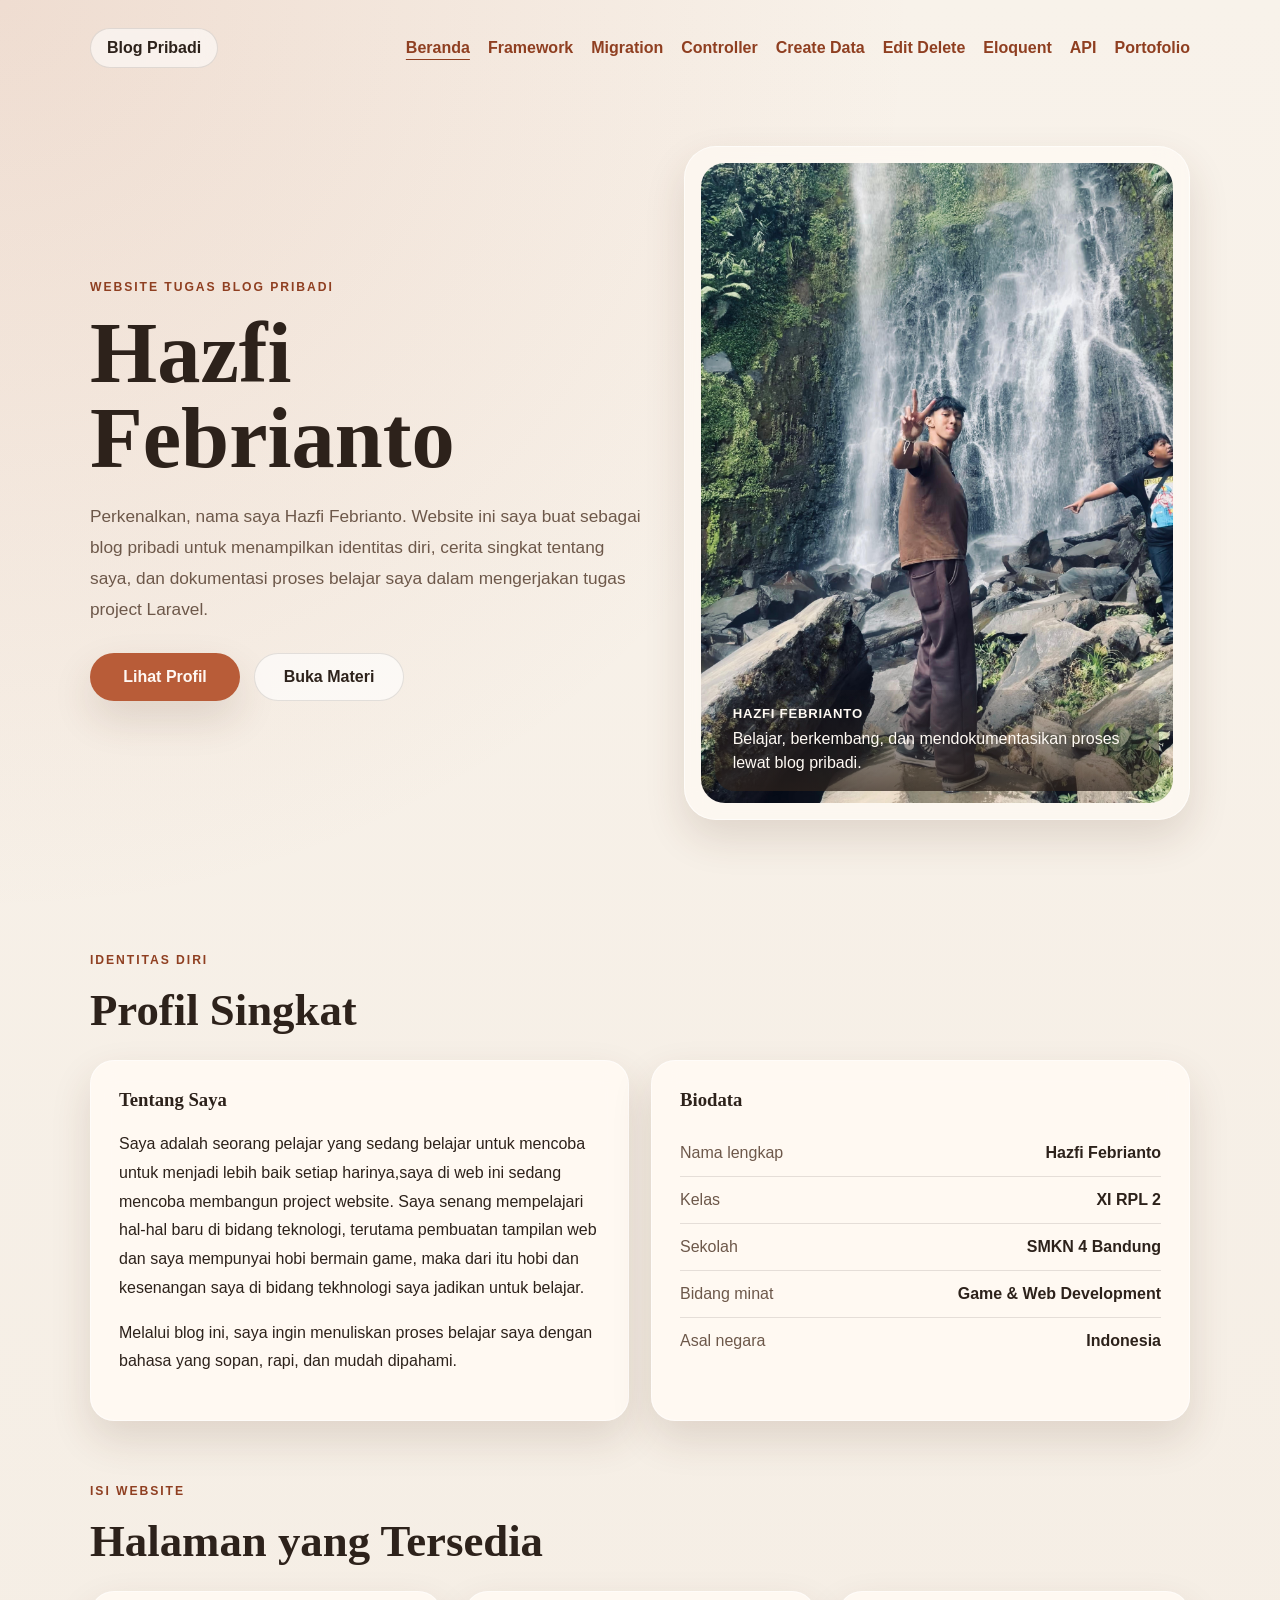
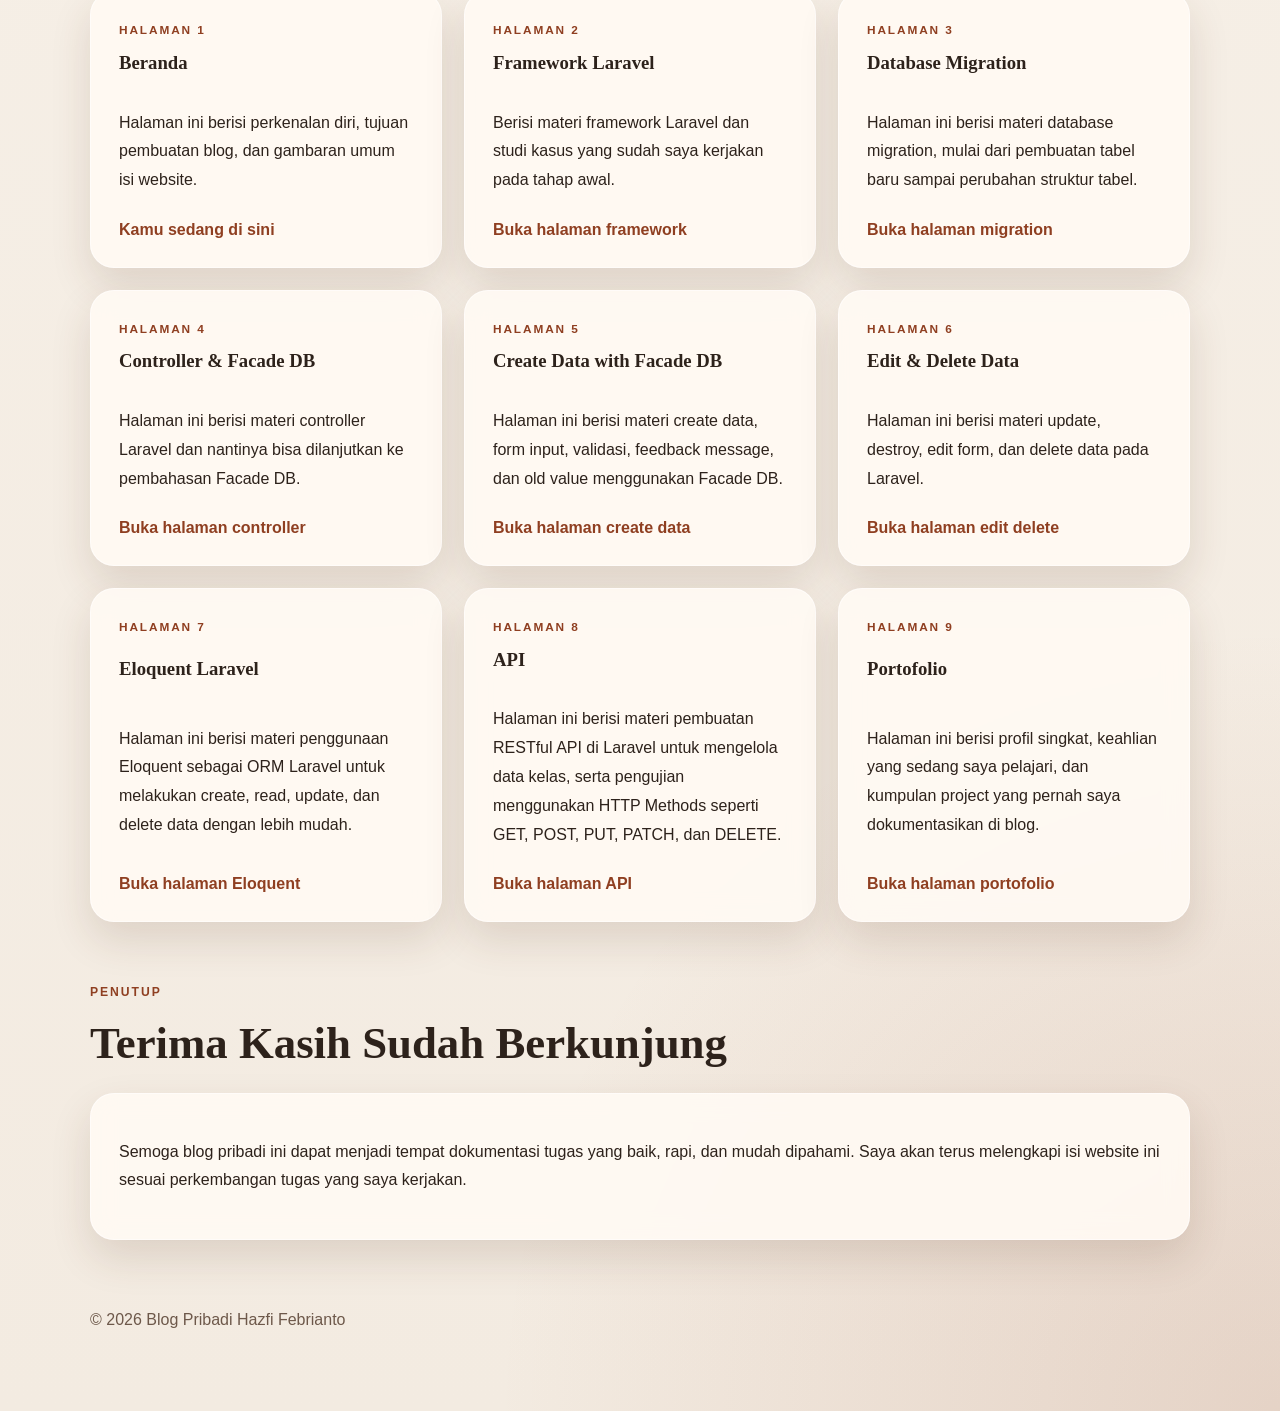
<file: index.html>
<!DOCTYPE html>
<html lang="id">
<head>
  <meta charset="UTF-8">
  <meta name="viewport" content="width=device-width, initial-scale=1.0">
  <title>Blog Pribadi Hazfi Febrianto</title>
  <link rel="stylesheet" href="styles.css">
</head>
<body>
  <header class="hero">
    <nav class="topbar">
      <span class="brand">Blog Pribadi</span>
            <div class="nav-menu">
        <a href="index.html" class="nav-link current">Beranda</a>
        <a href="framework.html" class="nav-link">Framework</a>
        <a href="migration.html" class="nav-link">Migration</a>
        <a href="controller.html" class="nav-link">Controller</a>
        <a href="create-data.html" class="nav-link">Create Data</a>
        <a href="edit-delete.html" class="nav-link">Edit Delete</a>
        <a href="eloquent.html" class="nav-link">Eloquent</a>
        <a href="api.html" class="nav-link">API</a>
        <a href="portfolio.html" class="nav-link">Portofolio</a>
      </div>
    </nav>

    <div class="hero-content">
      <div class="hero-copy">
        <p class="eyebrow">Website tugas blog pribadi</p>
        <h1>Hazfi Febrianto</h1>
        <p class="lead">
          Perkenalkan, nama saya Hazfi Febrianto. Website ini saya buat sebagai blog pribadi
          untuk menampilkan identitas diri, cerita singkat tentang saya, dan dokumentasi proses
          belajar saya dalam mengerjakan tugas project Laravel.
        </p>

        <div class="hero-actions">
          <a href="#profil" class="button primary">Lihat Profil</a>
          <a href="framework.html" class="button secondary">Buka Materi</a>
        </div>
      </div>

      <div class="hero-photo-card">
        <img src="assets/hazfi-curug.jpeg" alt="Foto Hazfi Febrianto di depan air terjun" class="hero-photo">
        <div class="photo-caption">
          <span>Hazfi Febrianto</span>
          <p>Belajar, berkembang, dan mendokumentasikan proses lewat blog pribadi.</p>
        </div>
      </div>
    </div>
  </header>

  <main>
    <section id="profil" class="section profile-section">
      <div class="section-heading">
        <p class="section-label">Identitas Diri</p>
        <h2>Profil Singkat</h2>
      </div>

      <div class="profile-grid">
        <article class="card intro-card">
          <h3>Tentang Saya</h3>
          <p>
            Saya adalah seorang pelajar yang sedang belajar untuk mencoba untuk menjadi lebih baik setiap harinya,saya di web ini sedang mencoba membangun project website.
            Saya senang mempelajari hal-hal baru di bidang teknologi, terutama pembuatan tampilan web
            dan saya mempunyai hobi bermain game, maka dari itu hobi dan kesenangan saya di bidang tekhnologi saya jadikan untuk belajar.
          </p>
          <p>
            Melalui blog ini, saya ingin menuliskan proses belajar saya dengan bahasa yang sopan,
            rapi, dan mudah dipahami.
          </p>
        </article>

        <article class="card biodata-card">
          <h3>Biodata</h3>
          <ul class="biodata-list">
            <li><span>Nama lengkap</span><strong>Hazfi Febrianto</strong></li>
            <li><span>Kelas </span><strong>XI RPL 2</strong></li>
            <li><span>Sekolah</span><strong>SMKN 4 Bandung</strong></li>
            <li><span>Bidang minat</span><strong>Game &amp; Web Development</strong></li>
            <li><span>Asal negara</span><strong>Indonesia</strong></li>
          </ul>
          <p class="note">
            
          </p>
        </article>
      </div>
    </section>

    <section class="section highlight-section">
      <div class="section-heading">
        <p class="section-label">Isi Website</p>
        <h2>Halaman yang Tersedia</h2>
      </div>

      <div class="page-grid">
        <article class="card page-card">
          <p class="article-kicker">Halaman 1</p>
          <h3>Beranda</h3>
          <p>
            Halaman ini berisi perkenalan diri, tujuan pembuatan blog, dan gambaran umum isi website.
          </p>
          <a href="index.html" class="inline-link">Kamu sedang di sini</a>
        </article>

        <article class="card page-card">
          <p class="article-kicker">Halaman 2</p>
          <h3>Framework Laravel</h3>
          <p>
            Berisi materi framework Laravel dan studi kasus yang sudah saya kerjakan pada tahap awal.
          </p>
          <a href="framework.html" class="inline-link">Buka halaman framework</a>
        </article>

        <article class="card page-card">
          <p class="article-kicker">Halaman 3</p>
          <h3>Database Migration</h3>
          <p>
            Halaman ini berisi materi database migration, mulai dari pembuatan tabel baru sampai perubahan struktur tabel.
          </p>
          <a href="migration.html" class="inline-link">Buka halaman migration</a>
        </article>

        <article class="card page-card">
          <p class="article-kicker">Halaman 4</p>
          <h3>Controller &amp; Facade DB</h3>
          <p>
            Halaman ini berisi materi controller Laravel dan nantinya bisa dilanjutkan ke pembahasan Facade DB.
          </p>
          <a href="controller.html" class="inline-link">Buka halaman controller</a>
        </article>

        <article class="card page-card">
          <p class="article-kicker">Halaman 5</p>
          <h3>Create Data with Facade DB</h3>
          <p>
            Halaman ini berisi materi create data, form input, validasi, feedback message, dan old value menggunakan Facade DB.
          </p>
          <a href="create-data.html" class="inline-link">Buka halaman create data</a>
        </article>

        <article class="card page-card">
          <p class="article-kicker">Halaman 6</p>
          <h3>Edit &amp; Delete Data</h3>
          <p>
            Halaman ini berisi materi update, destroy, edit form, dan delete data pada Laravel.
          </p>
          <a href="edit-delete.html" class="inline-link">Buka halaman edit delete</a>
        </article>

        <article class="card page-card">
          <p class="article-kicker">Halaman 7</p>
          <h3>Eloquent Laravel</h3>
          <p>
            Halaman ini berisi materi penggunaan Eloquent sebagai ORM Laravel
            untuk melakukan create, read, update, dan delete data dengan lebih mudah.
          </p>
          <a href="eloquent.html" class="inline-link">Buka halaman Eloquent</a>
        </article>

        <article class="card page-card">
          <p class="article-kicker">Halaman 8</p>
          <h3>API</h3>
          <p>
            Halaman ini berisi materi pembuatan RESTful API di Laravel untuk mengelola data kelas,
            serta pengujian menggunakan HTTP Methods seperti GET, POST, PUT, PATCH, dan DELETE.
          </p>
          <a href="api.html" class="inline-link">Buka halaman API</a>
        </article>

        <article class="card page-card">
          <p class="article-kicker">Halaman 9</p>
          <h3>Portofolio</h3>
          <p>
            Halaman ini berisi profil singkat, keahlian yang sedang saya pelajari, dan kumpulan project
            yang pernah saya dokumentasikan di blog.
          </p>
          <a href="portfolio.html" class="inline-link">Buka halaman portofolio</a>
        </article>
      </div>
    </section>

    <section class="section closing-section">
      <div class="section-heading">
        <p class="section-label">Penutup</p>
        <h2>Terima Kasih Sudah Berkunjung</h2>
      </div>

      <div class="closing-box">
        <p>
          Semoga blog pribadi ini dapat menjadi tempat dokumentasi tugas yang baik, rapi, dan mudah dipahami.
          Saya akan terus melengkapi isi website ini sesuai perkembangan tugas yang saya kerjakan.
        </p>
      </div>
    </section>
  </main>

  <footer class="footer">
    <p>&copy; 2026 Blog Pribadi Hazfi Febrianto</p>
  </footer>

  <script src="script.js"></script>
</body>
</html>
</file>
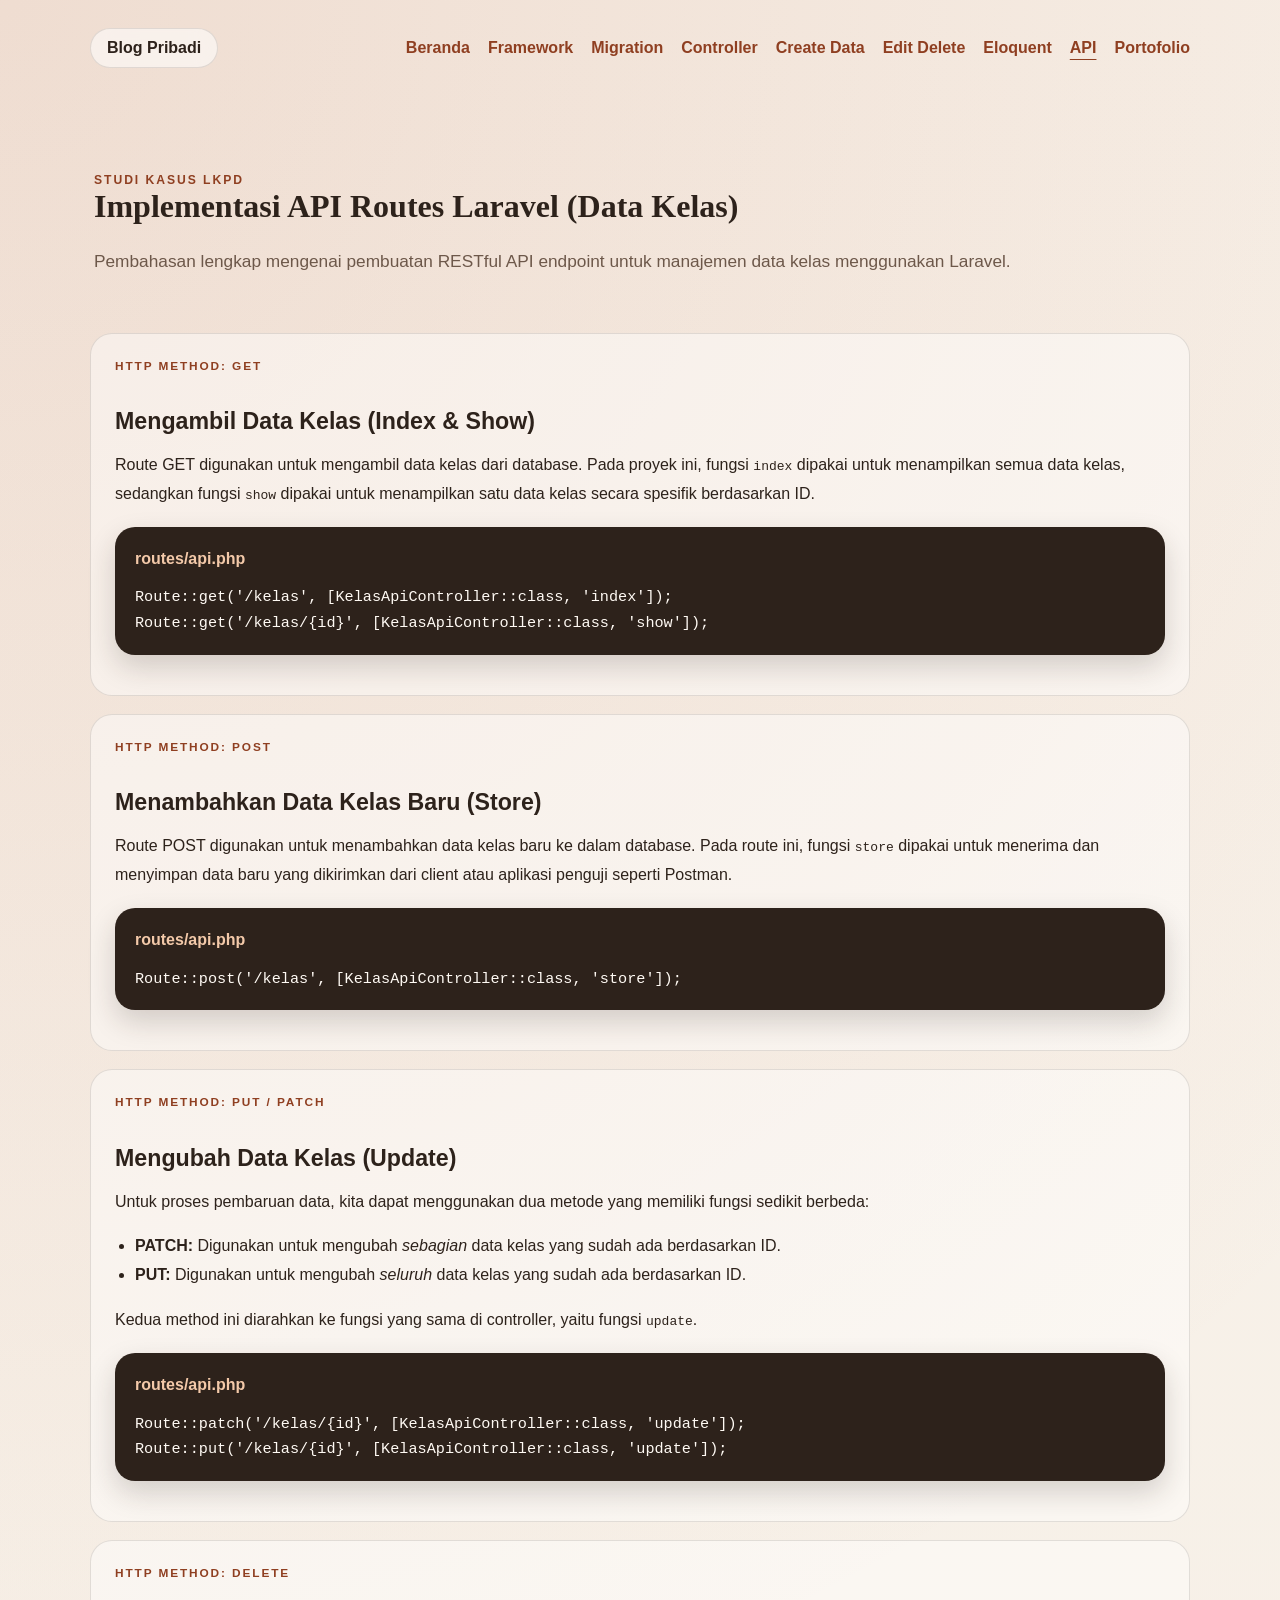
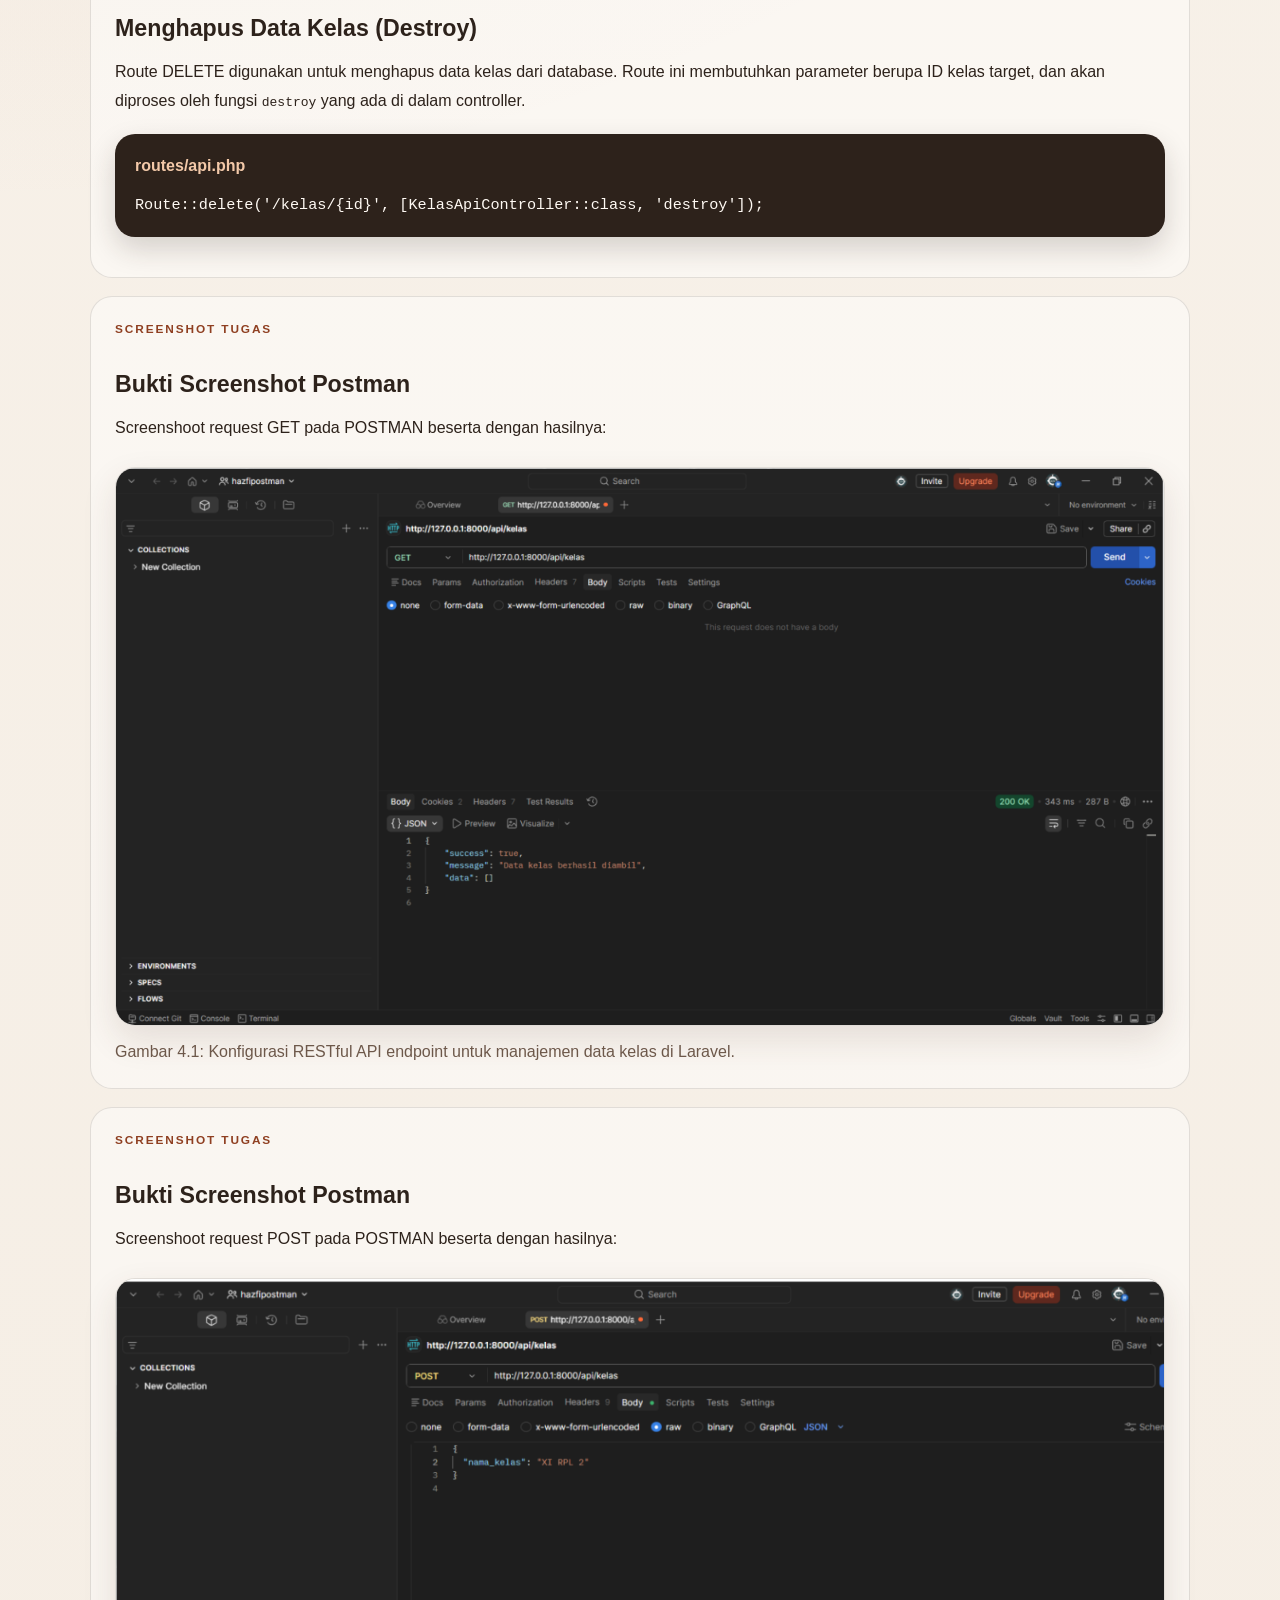
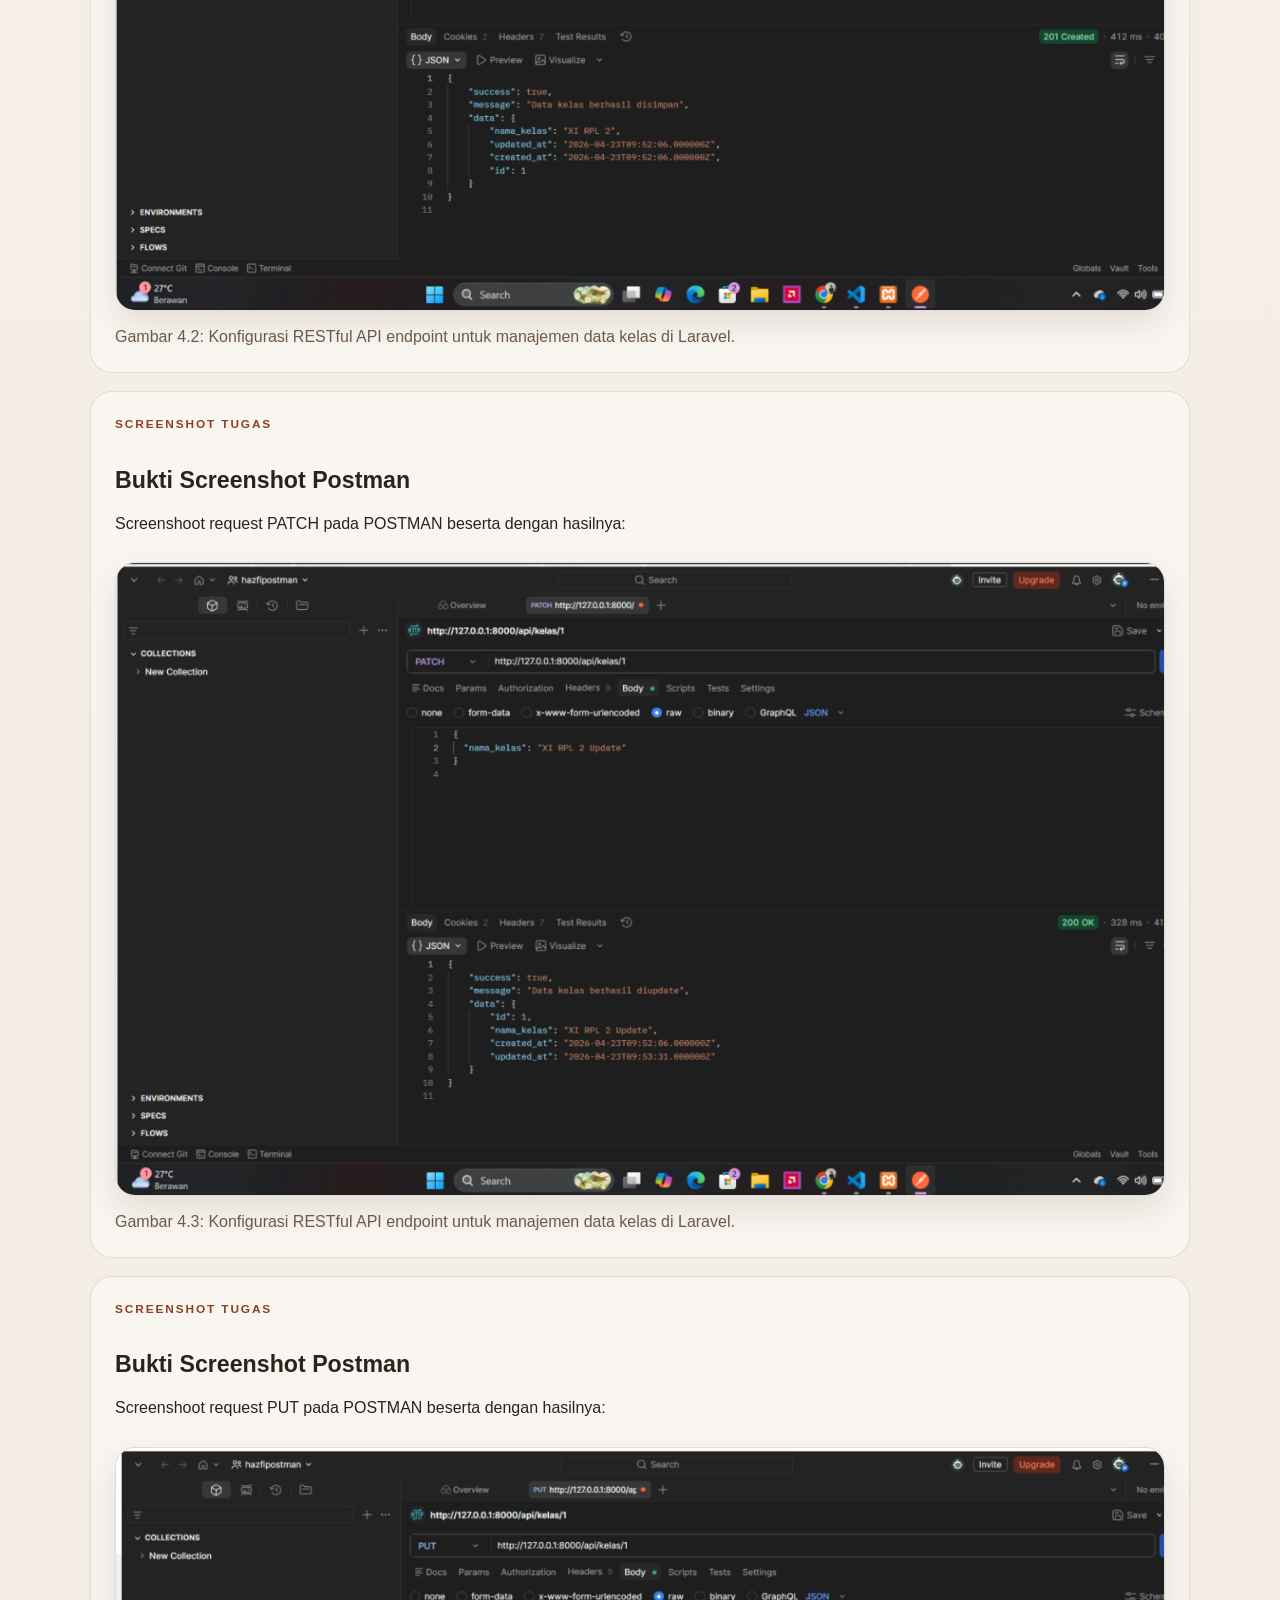
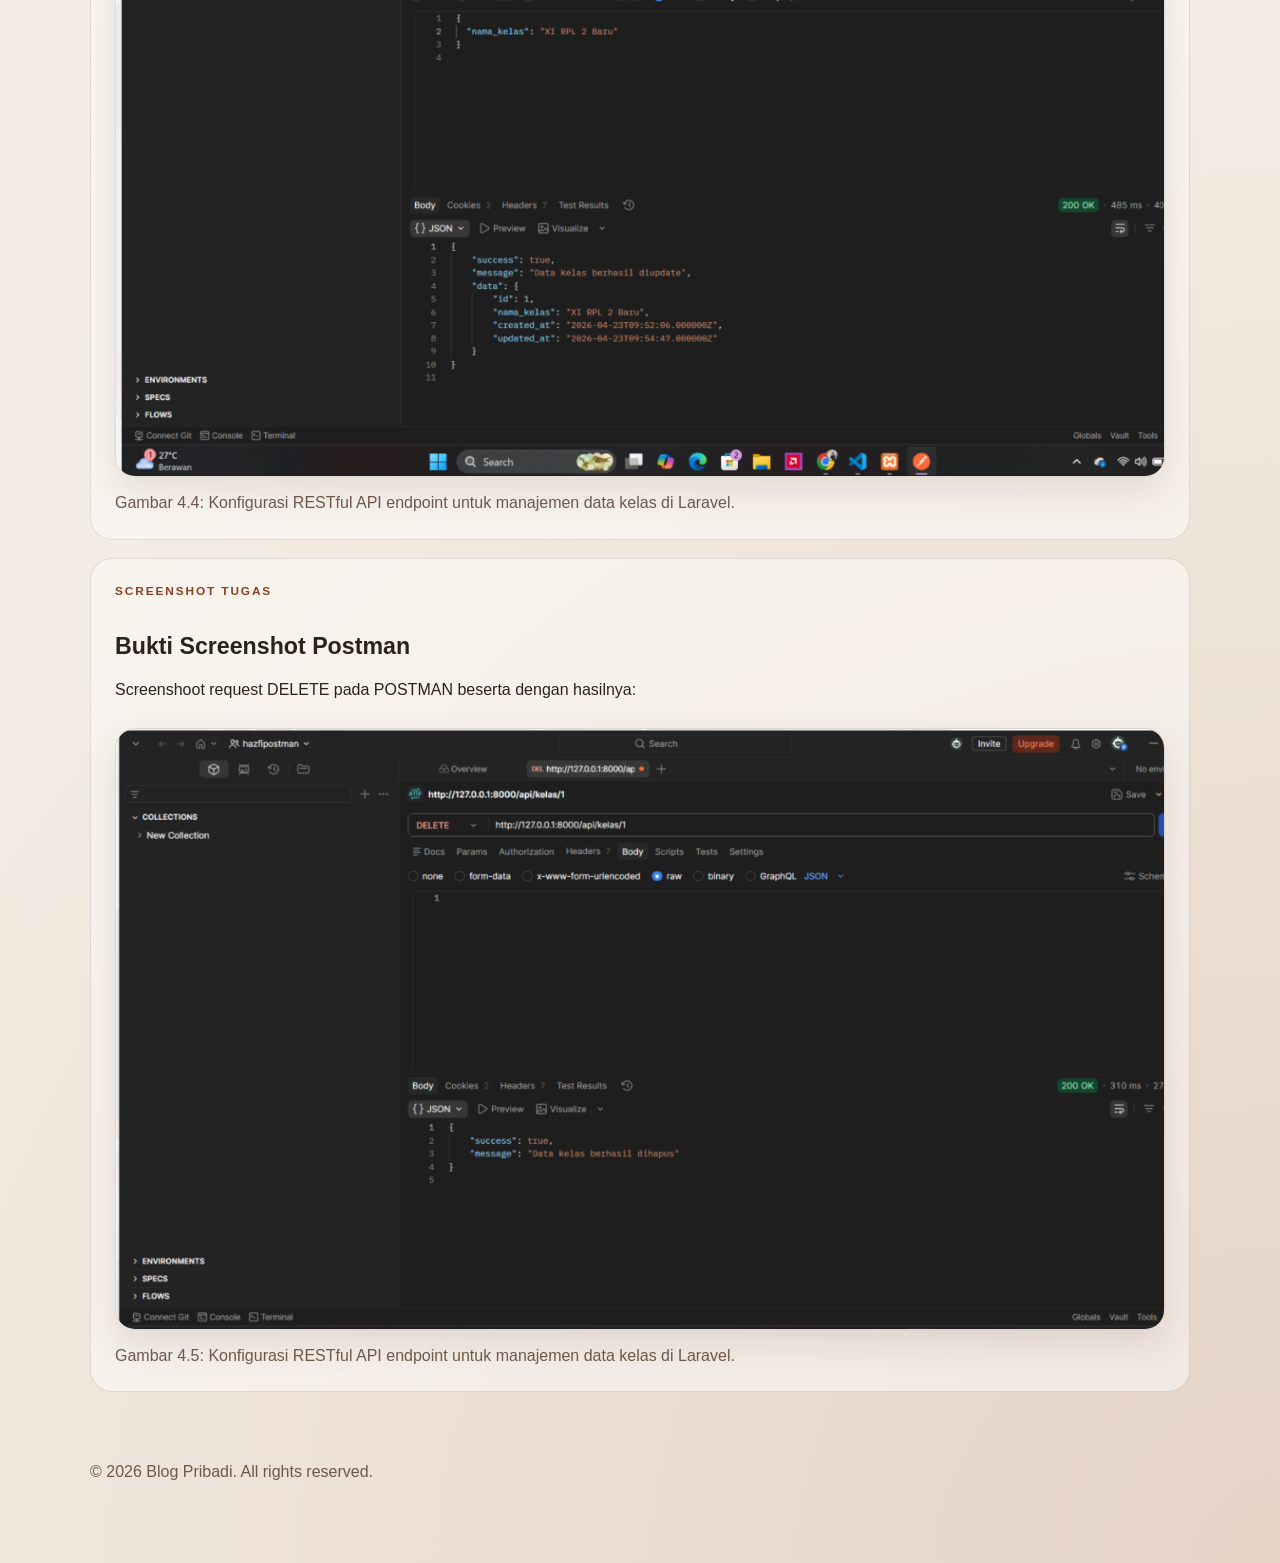
<file: api.html>
<!DOCTYPE html>
<html lang="id">
<head>
    <meta charset="UTF-8">
    <meta name="viewport" content="width=device-width, initial-scale=1.0">
    <title>Materi API & Studi Kasus - Blog Pribadi</title>
    <link rel="stylesheet" href="styles.css"> 
</head>
<body>

    <header class="subhero">
        <div class="topbar">
            <div class="brand">Blog Pribadi</div>
                        <nav class="nav-menu">
                <a href="index.html" class="nav-link">Beranda</a>
                <a href="framework.html" class="nav-link">Framework</a>
                <a href="migration.html" class="nav-link">Migration</a>
                <a href="controller.html" class="nav-link">Controller</a>
                <a href="create-data.html" class="nav-link">Create Data</a>
                <a href="edit-delete.html" class="nav-link">Edit Delete</a>
                <a href="eloquent.html" class="nav-link">Eloquent</a>
                <a href="api.html" class="nav-link current">API</a>
                <a href="portfolio.html" class="nav-link">Portofolio</a>
            </nav>
        </div>
    </header>

    <main class="section">
        <div class="page-head">
            <span class="eyebrow">Studi Kasus LKPD</span>
            <h1>Implementasi API Routes Laravel (Data Kelas)</h1>
            <p class="lead">Pembahasan lengkap mengenai pembuatan RESTful API endpoint untuk manajemen data kelas menggunakan Laravel.</p>
        </div>

        <div class="article-blocks">
            
            <div class="article-block">
                <p class="article-kicker">HTTP Method: GET</p>
                <h4>Mengambil Data Kelas (Index & Show)</h4>
                <p>Route GET digunakan untuk mengambil data kelas dari database. Pada proyek ini, fungsi <code>index</code> dipakai untuk menampilkan semua data kelas, sedangkan fungsi <code>show</code> dipakai untuk menampilkan satu data kelas secara spesifik berdasarkan ID.</p>
                
                <div class="code-example">
                    <p class="code-title">routes/api.php</p>
                    <pre><code>Route::get('/kelas', [KelasApiController::class, 'index']);
Route::get('/kelas/{id}', [KelasApiController::class, 'show']);</code></pre>
                </div>
            </div>

            <div class="article-block">
                <p class="article-kicker">HTTP Method: POST</p>
                <h4>Menambahkan Data Kelas Baru (Store)</h4>
                <p>Route POST digunakan untuk menambahkan data kelas baru ke dalam database. Pada route ini, fungsi <code>store</code> dipakai untuk menerima dan menyimpan data baru yang dikirimkan dari client atau aplikasi penguji seperti Postman.</p>
                
                <div class="code-example">
                    <p class="code-title">routes/api.php</p>
                    <pre><code>Route::post('/kelas', [KelasApiController::class, 'store']);</code></pre>
                </div>
            </div>

            <div class="article-block">
                <p class="article-kicker">HTTP Method: PUT / PATCH</p>
                <h4>Mengubah Data Kelas (Update)</h4>
                <p>Untuk proses pembaruan data, kita dapat menggunakan dua metode yang memiliki fungsi sedikit berbeda:</p>
                <ul class="article-list">
                    <li><strong>PATCH:</strong> Digunakan untuk mengubah <em>sebagian</em> data kelas yang sudah ada berdasarkan ID.</li>
                    <li><strong>PUT:</strong> Digunakan untuk mengubah <em>seluruh</em> data kelas yang sudah ada berdasarkan ID.</li>
                </ul>
                <p>Kedua method ini diarahkan ke fungsi yang sama di controller, yaitu fungsi <code>update</code>.</p>
                
                <div class="code-example">
                    <p class="code-title">routes/api.php</p>
                    <pre><code>Route::patch('/kelas/{id}', [KelasApiController::class, 'update']);
Route::put('/kelas/{id}', [KelasApiController::class, 'update']);</code></pre>
                </div>
            </div>

            <div class="article-block">
                <p class="article-kicker">HTTP Method: DELETE</p>
                <h4>Menghapus Data Kelas (Destroy)</h4>
                <p>Route DELETE digunakan untuk menghapus data kelas dari database. Route ini membutuhkan parameter berupa ID kelas target, dan akan diproses oleh fungsi <code>destroy</code> yang ada di dalam controller.</p>
                
                <div class="code-example">
                    <p class="code-title">routes/api.php</p>
                    <pre><code>Route::delete('/kelas/{id}', [KelasApiController::class, 'destroy']);</code></pre>
                </div>
            </div>

            <div class="article-block">
                <p class="article-kicker">Screenshot Tugas</p>
                <h4>Bukti Screenshot Postman </h4>
                <p>Screenshoot request GET pada POSTMAN beserta dengan hasilnya:</p>
                
                <figure class="article-figure">
                    <img src="assets/ss-postman-get.png" alt="Screenshot Route API" class="article-image">
                    <figcaption>Gambar 4.1: Konfigurasi RESTful API endpoint untuk manajemen data kelas di Laravel.</figcaption>
                </figure>
            </div>

               
               
               
               
                <div class="article-block">
                <p class="article-kicker">Screenshot Tugas</p>
                <h4>Bukti Screenshot Postman </h4>
                <p>Screenshoot request POST pada POSTMAN beserta dengan hasilnya:</p>

                <figure class="article-figure">
                    <img src="assets/ss-postman-post.png" alt="Screenshot Route API" class="article-image">
                    <figcaption>Gambar 4.2: Konfigurasi RESTful API endpoint untuk manajemen data kelas di Laravel.</figcaption>
                </figure>
            </div>

             <div class="article-block">
                <p class="article-kicker">Screenshot Tugas</p>
                <h4>Bukti Screenshot Postman </h4>
                <p>Screenshoot request PATCH pada POSTMAN beserta dengan hasilnya:</p>

                <figure class="article-figure">
                    <img src="assets/ss-postman-patch.png" alt="Screenshot Route API" class="article-image">
                    <figcaption>Gambar 4.3: Konfigurasi RESTful API endpoint untuk manajemen data kelas di Laravel.</figcaption>
                </figure>
            </div>


             <div class="article-block">
                <p class="article-kicker">Screenshot Tugas</p>
                <h4>Bukti Screenshot Postman </h4>
                <p>Screenshoot request PUT pada POSTMAN beserta dengan hasilnya:</p>

                <figure class="article-figure">
                    <img src="assets/ss-postman-put.png" alt="Screenshot Route API" class="article-image">
                    <figcaption>Gambar 4.4: Konfigurasi RESTful API endpoint untuk manajemen data kelas di Laravel.</figcaption>
                </figure>
            </div>

             <div class="article-block">
                <p class="article-kicker">Screenshot Tugas</p>
                <h4>Bukti Screenshot Postman </h4>
                <p>Screenshoot request DELETE pada POSTMAN beserta dengan hasilnya:</p>

                <figure class="article-figure">
                    <img src="assets/ss-postman-delete.png" alt="Screenshot Route API" class="article-image">
                    <figcaption>Gambar 4.5: Konfigurasi RESTful API endpoint untuk manajemen data kelas di Laravel.</figcaption>
                </figure>
            </div>
        </div>
    </main>

    <footer class="footer">
        <p>&copy; 2026 Blog Pribadi. All rights reserved.</p>
    </footer>

</body>
</html>
</file>
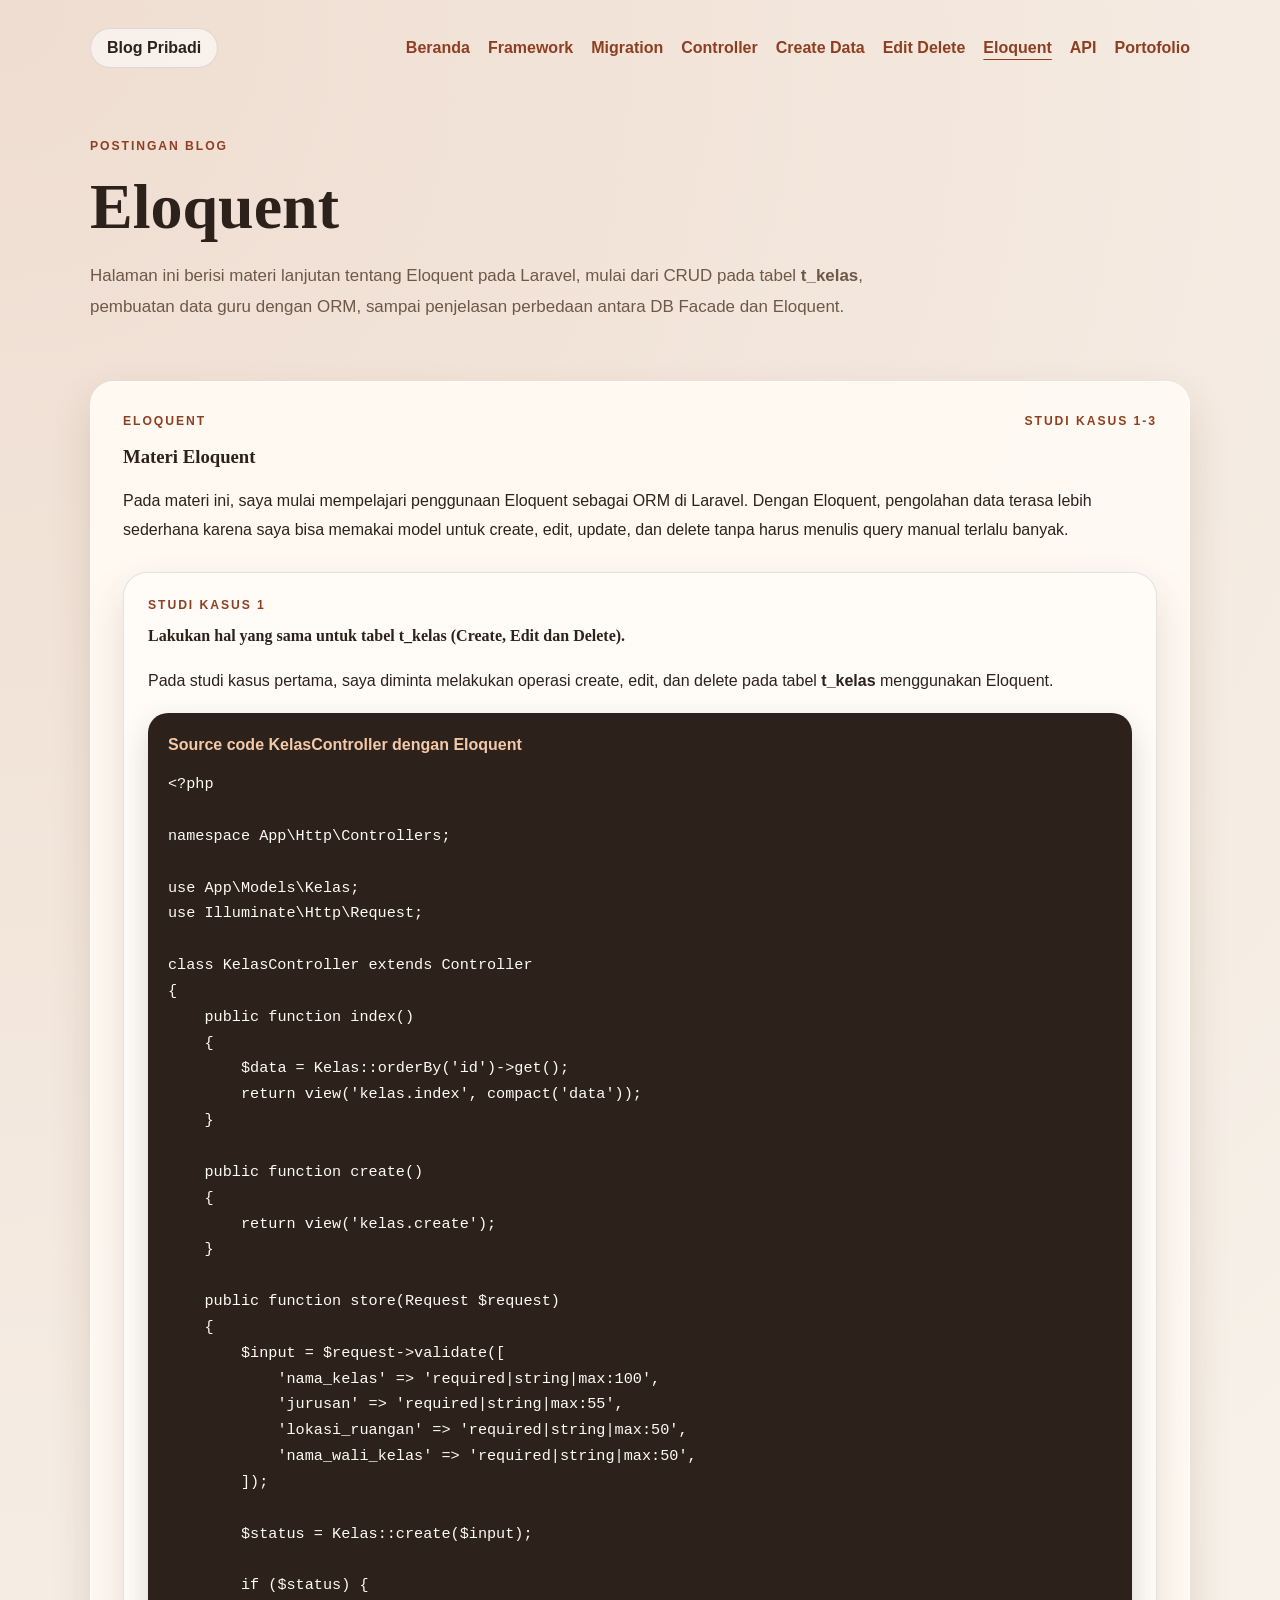
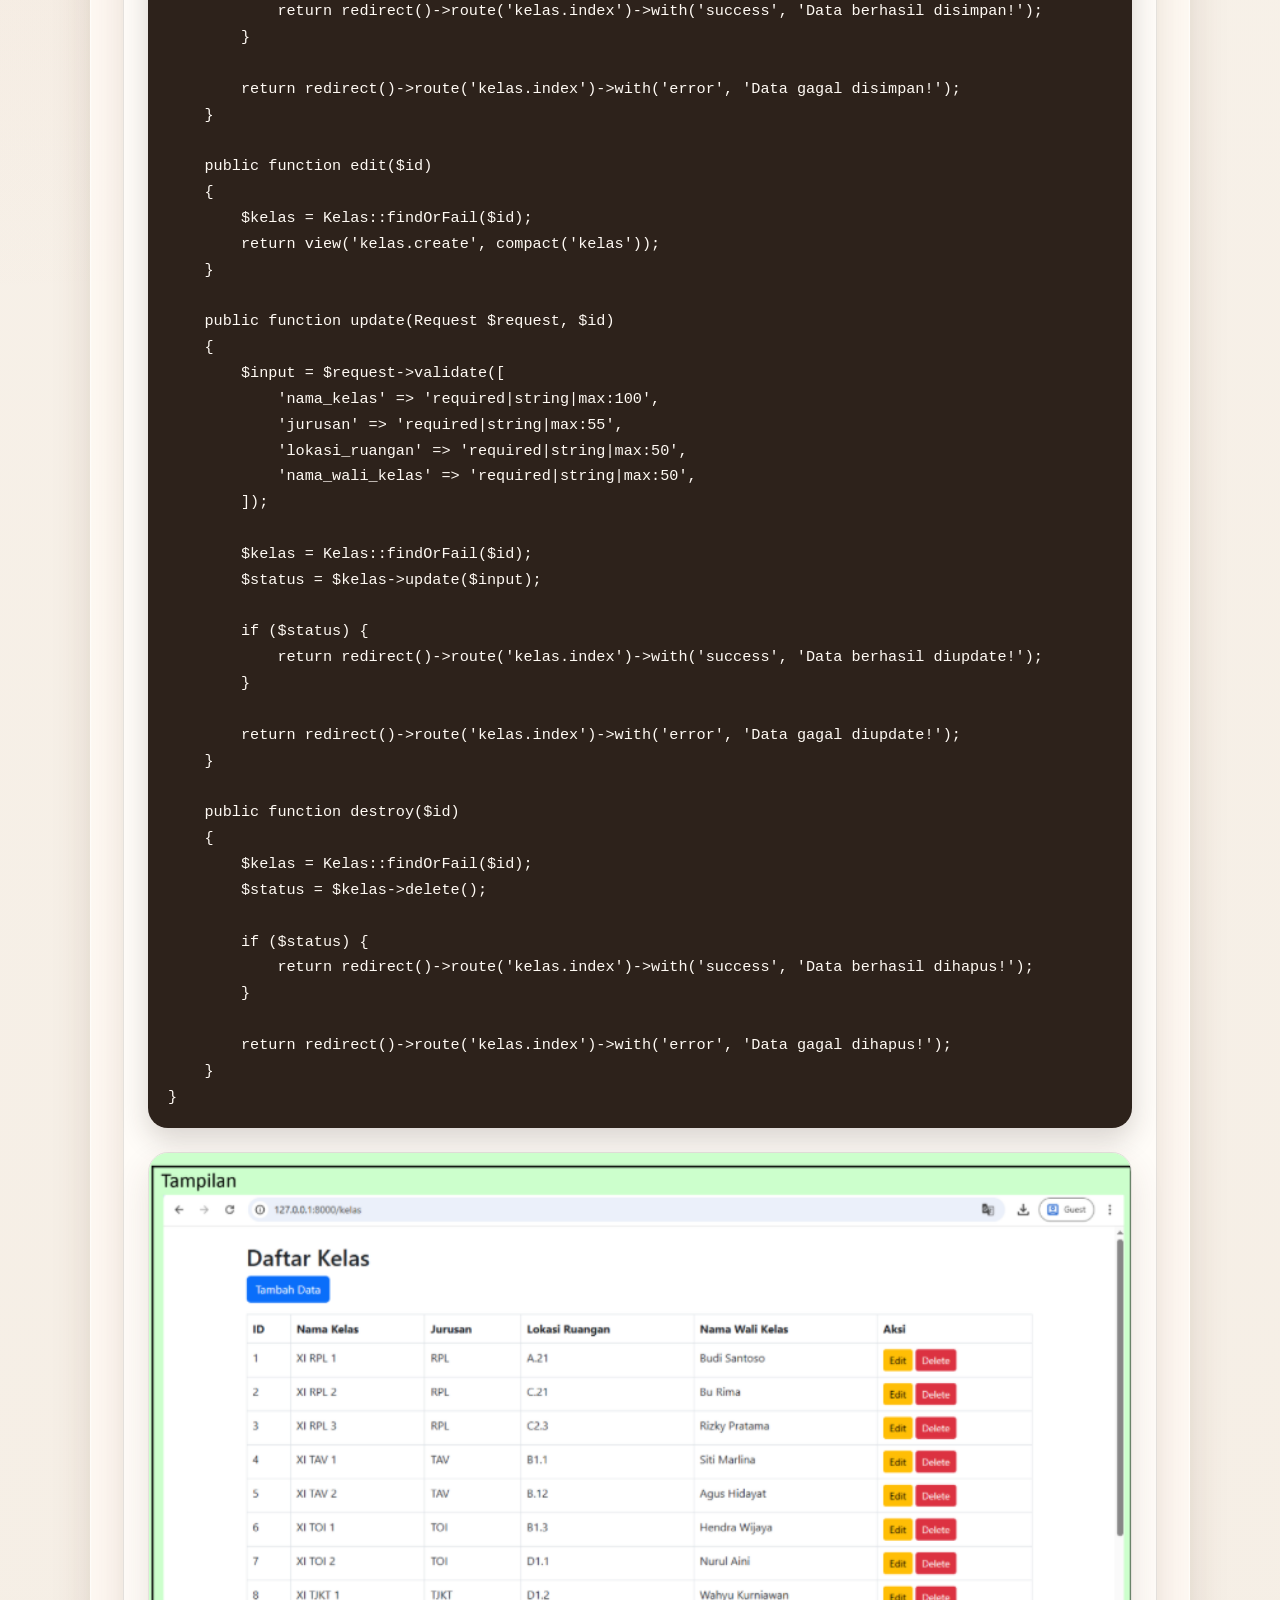
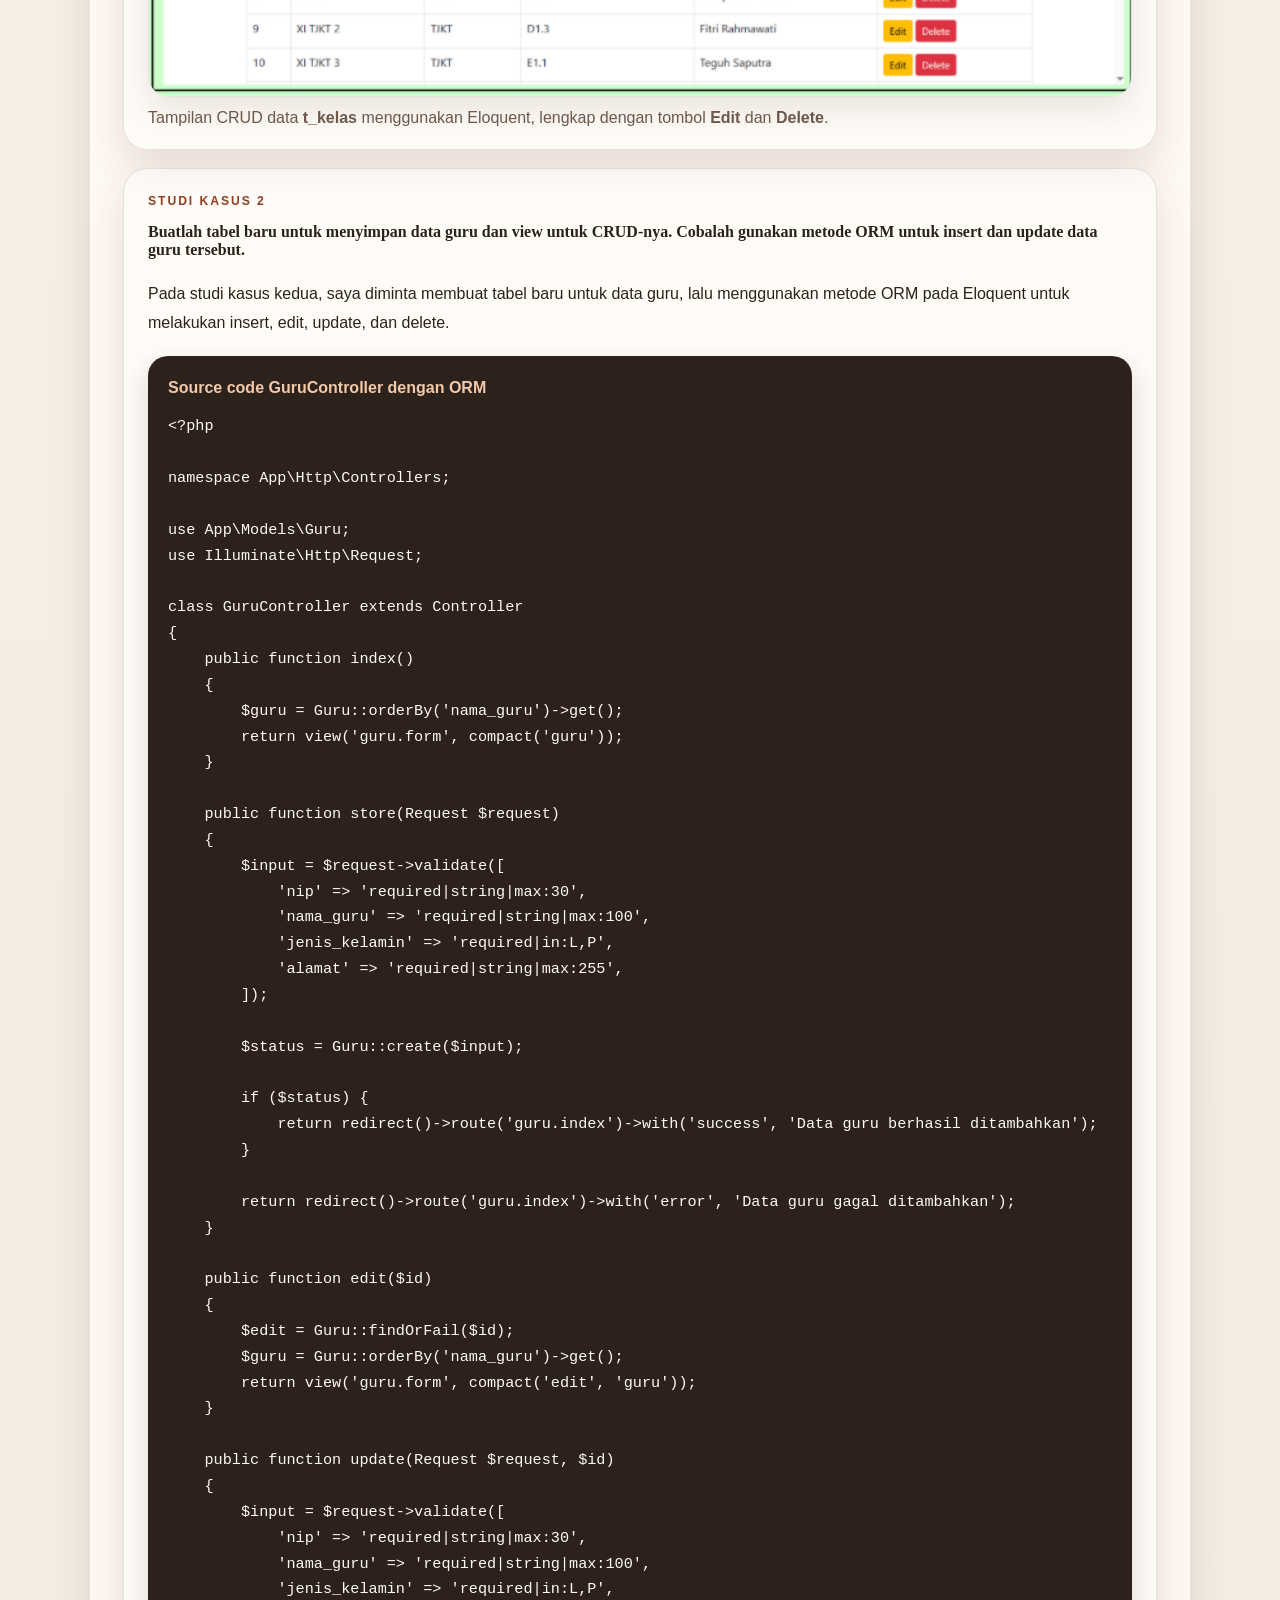
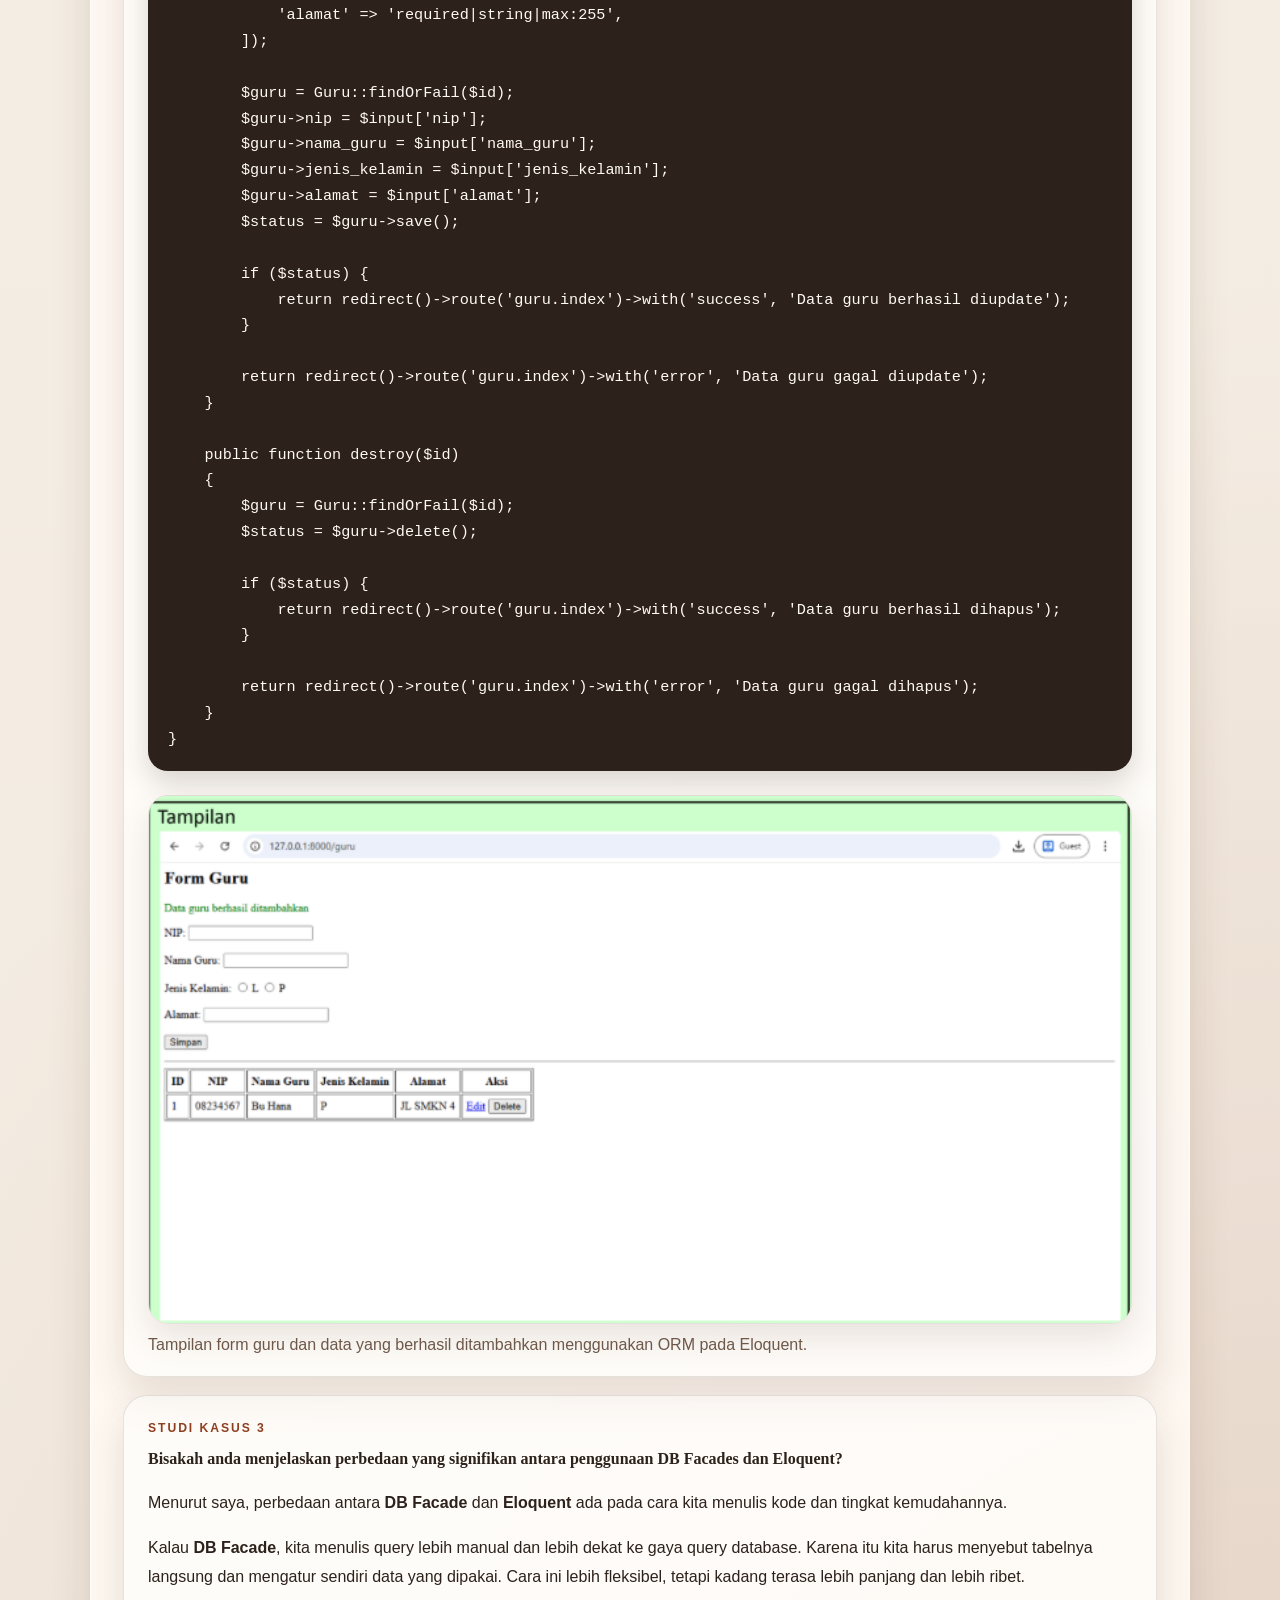
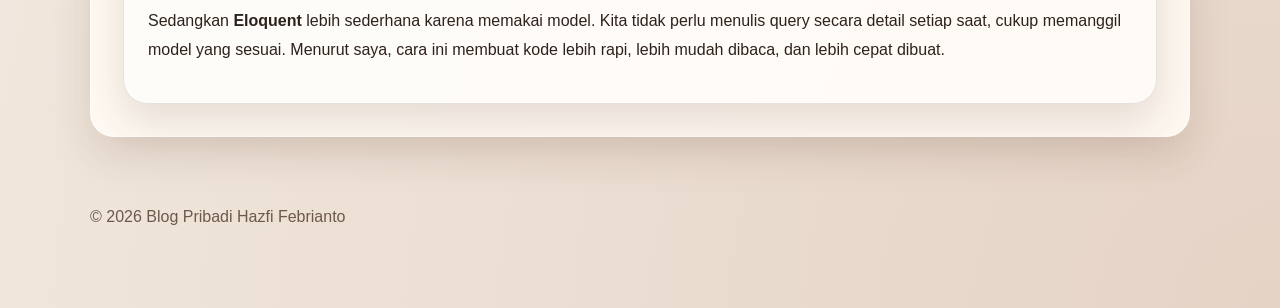
<file: eloquent.html>
<!DOCTYPE html>
<html lang="id">
<head>
  <meta charset="UTF-8">
  <meta name="viewport" content="width=device-width, initial-scale=1.0">
  <title>Eloquent | Blog Pribadi Hazfi Febrianto</title>
  <style>
    :root {
      --bg: #f5efe6;
      --card: rgba(255, 250, 244, 0.94);
      --text: #2d221b;
      --muted: #6d584a;
      --accent: #b85c38;
      --accent-dark: #8f3f21;
      --line: rgba(45, 34, 27, 0.12);
      --shadow: 0 18px 40px rgba(82, 50, 31, 0.14);
      --radius: 24px;
    }

    * { box-sizing: border-box; }
    body {
      margin: 0;
      font-family: "Trebuchet MS", "Segoe UI", sans-serif;
      color: var(--text);
      background:
        radial-gradient(circle at top left, rgba(184, 92, 56, 0.14), transparent 28%),
        radial-gradient(circle at bottom right, rgba(143, 63, 33, 0.14), transparent 24%),
        linear-gradient(180deg, #f8f2ea 0%, #f3ebe1 100%);
    }
    h1, h2, h3, h4 {
      font-family: "Palatino Linotype", Georgia, serif;
      margin-top: 0;
    }
    p, li { line-height: 1.8; }
    a { color: inherit; text-decoration: none; }
    .topbar, .page-head, .section, .footer { width: min(1100px, calc(100% - 28px)); margin: 0 auto; }
    .subhero { padding: 28px 24px 8px; }
    .topbar {
      display: flex;
      justify-content: space-between;
      align-items: center;
      gap: 16px;
    }
    .brand {
      padding: 10px 16px;
      border: 1px solid var(--line);
      border-radius: 999px;
      background: rgba(255, 255, 255, 0.55);
      font-weight: 700;
    }
    .nav-menu {
      display: flex;
      flex-wrap: wrap;
      gap: 18px;
    }
    .nav-link {
      color: var(--accent-dark);
      font-weight: 700;
    }
    .nav-link.current {
      text-decoration: underline;
      text-underline-offset: 6px;
    }
    .page-head { padding: 56px 0 10px; }
    .eyebrow, .article-kicker, .post-meta span {
      text-transform: uppercase;
      letter-spacing: 0.16em;
      font-size: 0.76rem;
      font-weight: 800;
      color: var(--accent-dark);
    }
    .page-head h1 {
      font-size: clamp(2.6rem, 5vw, 4.6rem);
      margin-bottom: 14px;
    }
    .lead { color: var(--muted); font-size: 1.06rem; max-width: 820px; }
    .section { padding: 24px 0 10px; }
    .post-card, .article-block {
      background: var(--card);
      border: 1px solid rgba(255, 255, 255, 0.55);
      border-radius: var(--radius);
      box-shadow: var(--shadow);
    }
    .post-card { padding: 32px; }
    .post-meta {
      display: flex;
      justify-content: space-between;
      gap: 16px;
      margin-bottom: 18px;
    }
    .article-blocks { display: grid; gap: 18px; margin-top: 28px; }
    .article-block {
      padding: 22px 24px;
      background: rgba(255, 255, 255, 0.45);
      border: 1px solid var(--line);
    }
    .article-kicker { margin: 0 0 10px; }
    .code-example {
      margin: 18px 0;
      padding: 18px 20px;
      border-radius: 20px;
      background: #2d221b;
      color: #fffaf4;
      box-shadow: 0 12px 28px rgba(45, 34, 27, 0.18);
      overflow: auto;
    }
    .code-title { margin: 0 0 12px; font-weight: 700; color: #f3c9a9; }
    .code-example pre { margin: 0; white-space: pre-wrap; }
    .code-example code { font-family: Consolas, "Courier New", monospace; font-size: 0.95rem; line-height: 1.7; }
    .article-figure { margin: 24px 0 0; }
    .article-image {
      display: block;
      width: 100%;
      border-radius: 20px;
      border: 1px solid var(--line);
      box-shadow: 0 14px 34px rgba(82, 50, 31, 0.12);
    }
    .article-figure figcaption { margin-top: 12px; color: var(--muted); }
    .footer { padding: 40px 0 60px; color: var(--muted); }
    @media (max-width: 640px) {
      .topbar { flex-direction: column; align-items: flex-start; }
      .post-meta { flex-direction: column; align-items: flex-start; }
      .post-card, .article-block { padding: 22px; }
    }
  </style>
</head>
<body>
  <header class="subhero">
    <nav class="topbar">
      <span class="brand">Blog Pribadi</span>
            <div class="nav-menu">
        <a href="index.html" class="nav-link">Beranda</a>
        <a href="framework.html" class="nav-link">Framework</a>
        <a href="migration.html" class="nav-link">Migration</a>
        <a href="controller.html" class="nav-link">Controller</a>
        <a href="create-data.html" class="nav-link">Create Data</a>
        <a href="edit-delete.html" class="nav-link">Edit Delete</a>
        <a href="eloquent.html" class="nav-link current">Eloquent</a>
        <a href="api.html" class="nav-link">API</a>
        <a href="portfolio.html" class="nav-link">Portofolio</a>
      </div>
    </nav>

    <div class="page-head">
      <p class="eyebrow">Postingan Blog</p>
      <h1>Eloquent</h1>
      <p class="lead">
        Halaman ini berisi materi lanjutan tentang Eloquent pada Laravel, mulai dari CRUD pada tabel
        <strong>t_kelas</strong>, pembuatan data guru dengan ORM, sampai penjelasan perbedaan antara
        DB Facade dan Eloquent.
      </p>
    </div>
  </header>

  <main>
    <section class="section">
      <article class="post-card">
        <div class="post-meta">
          <span>Eloquent</span>
          <span>Studi Kasus 1-3</span>
        </div>
        <h3>Materi Eloquent</h3>
        <p>
          Pada materi ini, saya mulai mempelajari penggunaan Eloquent sebagai ORM di Laravel.
          Dengan Eloquent, pengolahan data terasa lebih sederhana karena saya bisa memakai model
          untuk create, edit, update, dan delete tanpa harus menulis query manual terlalu banyak.
        </p>

        <div class="article-blocks">
          <section class="article-block">
            <p class="article-kicker">Studi Kasus 1</p>
            <h4>Lakukan hal yang sama untuk tabel t_kelas (Create, Edit dan Delete).</h4>
            <p>
              Pada studi kasus pertama, saya diminta melakukan operasi create, edit, dan delete
              pada tabel <strong>t_kelas</strong> menggunakan Eloquent.
            </p>

            <div class="code-example">
              <p class="code-title">Source code KelasController dengan Eloquent</p>
              <pre><code>&lt;?php

namespace App\Http\Controllers;

use App\Models\Kelas;
use Illuminate\Http\Request;

class KelasController extends Controller
{
    public function index()
    {
        $data = Kelas::orderBy('id')->get();
        return view('kelas.index', compact('data'));
    }

    public function create()
    {
        return view('kelas.create');
    }

    public function store(Request $request)
    {
        $input = $request->validate([
            'nama_kelas' => 'required|string|max:100',
            'jurusan' => 'required|string|max:55',
            'lokasi_ruangan' => 'required|string|max:50',
            'nama_wali_kelas' => 'required|string|max:50',
        ]);

        $status = Kelas::create($input);

        if ($status) {
            return redirect()->route('kelas.index')->with('success', 'Data berhasil disimpan!');
        }

        return redirect()->route('kelas.index')->with('error', 'Data gagal disimpan!');
    }

    public function edit($id)
    {
        $kelas = Kelas::findOrFail($id);
        return view('kelas.create', compact('kelas'));
    }

    public function update(Request $request, $id)
    {
        $input = $request->validate([
            'nama_kelas' => 'required|string|max:100',
            'jurusan' => 'required|string|max:55',
            'lokasi_ruangan' => 'required|string|max:50',
            'nama_wali_kelas' => 'required|string|max:50',
        ]);

        $kelas = Kelas::findOrFail($id);
        $status = $kelas->update($input);

        if ($status) {
            return redirect()->route('kelas.index')->with('success', 'Data berhasil diupdate!');
        }

        return redirect()->route('kelas.index')->with('error', 'Data gagal diupdate!');
    }

    public function destroy($id)
    {
        $kelas = Kelas::findOrFail($id);
        $status = $kelas->delete();

        if ($status) {
            return redirect()->route('kelas.index')->with('success', 'Data berhasil dihapus!');
        }

        return redirect()->route('kelas.index')->with('error', 'Data gagal dihapus!');
    }
}</code></pre>
            </div>

            <figure class="article-figure">
              <img
                src="assets/eloquent-studi-1-result.png"
                alt="Screenshot tampilan daftar kelas dengan tombol edit dan delete menggunakan Eloquent"
                class="article-image"
              >
              <figcaption>
                Tampilan CRUD data <strong>t_kelas</strong> menggunakan Eloquent, lengkap dengan tombol
                <strong>Edit</strong> dan <strong>Delete</strong>.
              </figcaption>
            </figure>
          </section>

          <section class="article-block">
            <p class="article-kicker">Studi Kasus 2</p>
            <h4>Buatlah tabel baru untuk menyimpan data guru dan view untuk CRUD-nya. Cobalah gunakan metode ORM untuk insert dan update data guru tersebut.</h4>
            <p>
              Pada studi kasus kedua, saya diminta membuat tabel baru untuk data guru, lalu menggunakan
              metode ORM pada Eloquent untuk melakukan insert, edit, update, dan delete.
            </p>

            <div class="code-example">
              <p class="code-title">Source code GuruController dengan ORM</p>
              <pre><code>&lt;?php

namespace App\Http\Controllers;

use App\Models\Guru;
use Illuminate\Http\Request;

class GuruController extends Controller
{
    public function index()
    {
        $guru = Guru::orderBy('nama_guru')->get();
        return view('guru.form', compact('guru'));
    }

    public function store(Request $request)
    {
        $input = $request->validate([
            'nip' => 'required|string|max:30',
            'nama_guru' => 'required|string|max:100',
            'jenis_kelamin' => 'required|in:L,P',
            'alamat' => 'required|string|max:255',
        ]);

        $status = Guru::create($input);

        if ($status) {
            return redirect()->route('guru.index')->with('success', 'Data guru berhasil ditambahkan');
        }

        return redirect()->route('guru.index')->with('error', 'Data guru gagal ditambahkan');
    }

    public function edit($id)
    {
        $edit = Guru::findOrFail($id);
        $guru = Guru::orderBy('nama_guru')->get();
        return view('guru.form', compact('edit', 'guru'));
    }

    public function update(Request $request, $id)
    {
        $input = $request->validate([
            'nip' => 'required|string|max:30',
            'nama_guru' => 'required|string|max:100',
            'jenis_kelamin' => 'required|in:L,P',
            'alamat' => 'required|string|max:255',
        ]);

        $guru = Guru::findOrFail($id);
        $guru->nip = $input['nip'];
        $guru->nama_guru = $input['nama_guru'];
        $guru->jenis_kelamin = $input['jenis_kelamin'];
        $guru->alamat = $input['alamat'];
        $status = $guru->save();

        if ($status) {
            return redirect()->route('guru.index')->with('success', 'Data guru berhasil diupdate');
        }

        return redirect()->route('guru.index')->with('error', 'Data guru gagal diupdate');
    }

    public function destroy($id)
    {
        $guru = Guru::findOrFail($id);
        $status = $guru->delete();

        if ($status) {
            return redirect()->route('guru.index')->with('success', 'Data guru berhasil dihapus');
        }

        return redirect()->route('guru.index')->with('error', 'Data guru gagal dihapus');
    }
}</code></pre>
            </div>

            <figure class="article-figure">
              <img
                src="assets/eloquent-studi-2-result.png"
                alt="Screenshot tampilan form dan data guru menggunakan Eloquent ORM"
                class="article-image"
              >
              <figcaption>
                Tampilan form guru dan data yang berhasil ditambahkan menggunakan ORM pada Eloquent.
              </figcaption>
            </figure>
          </section>

          <section class="article-block">
            <p class="article-kicker">Studi Kasus 3</p>
            <h4>Bisakah anda menjelaskan perbedaan yang signifikan antara penggunaan DB Facades dan Eloquent?</h4>
            <p>
              Menurut saya, perbedaan antara <strong>DB Facade</strong> dan <strong>Eloquent</strong>
              ada pada cara kita menulis kode dan tingkat kemudahannya.
            </p>
            <p>
              Kalau <strong>DB Facade</strong>, kita menulis query lebih manual dan lebih dekat
              ke gaya query database. Karena itu kita harus menyebut tabelnya langsung dan mengatur
              sendiri data yang dipakai. Cara ini lebih fleksibel, tetapi kadang terasa lebih panjang
              dan lebih ribet.
            </p>
            <p>
              Sedangkan <strong>Eloquent</strong> lebih sederhana karena memakai model. Kita tidak perlu
              menulis query secara detail setiap saat, cukup memanggil model yang sesuai. Menurut saya,
              cara ini membuat kode lebih rapi, lebih mudah dibaca, dan lebih cepat dibuat.
            </p>
          </section>
        </div>
      </article>
    </section>
  </main>

  <footer class="footer">
    <p>&copy; 2026 Blog Pribadi Hazfi Febrianto</p>
  </footer>
</body>
</html>
</file>
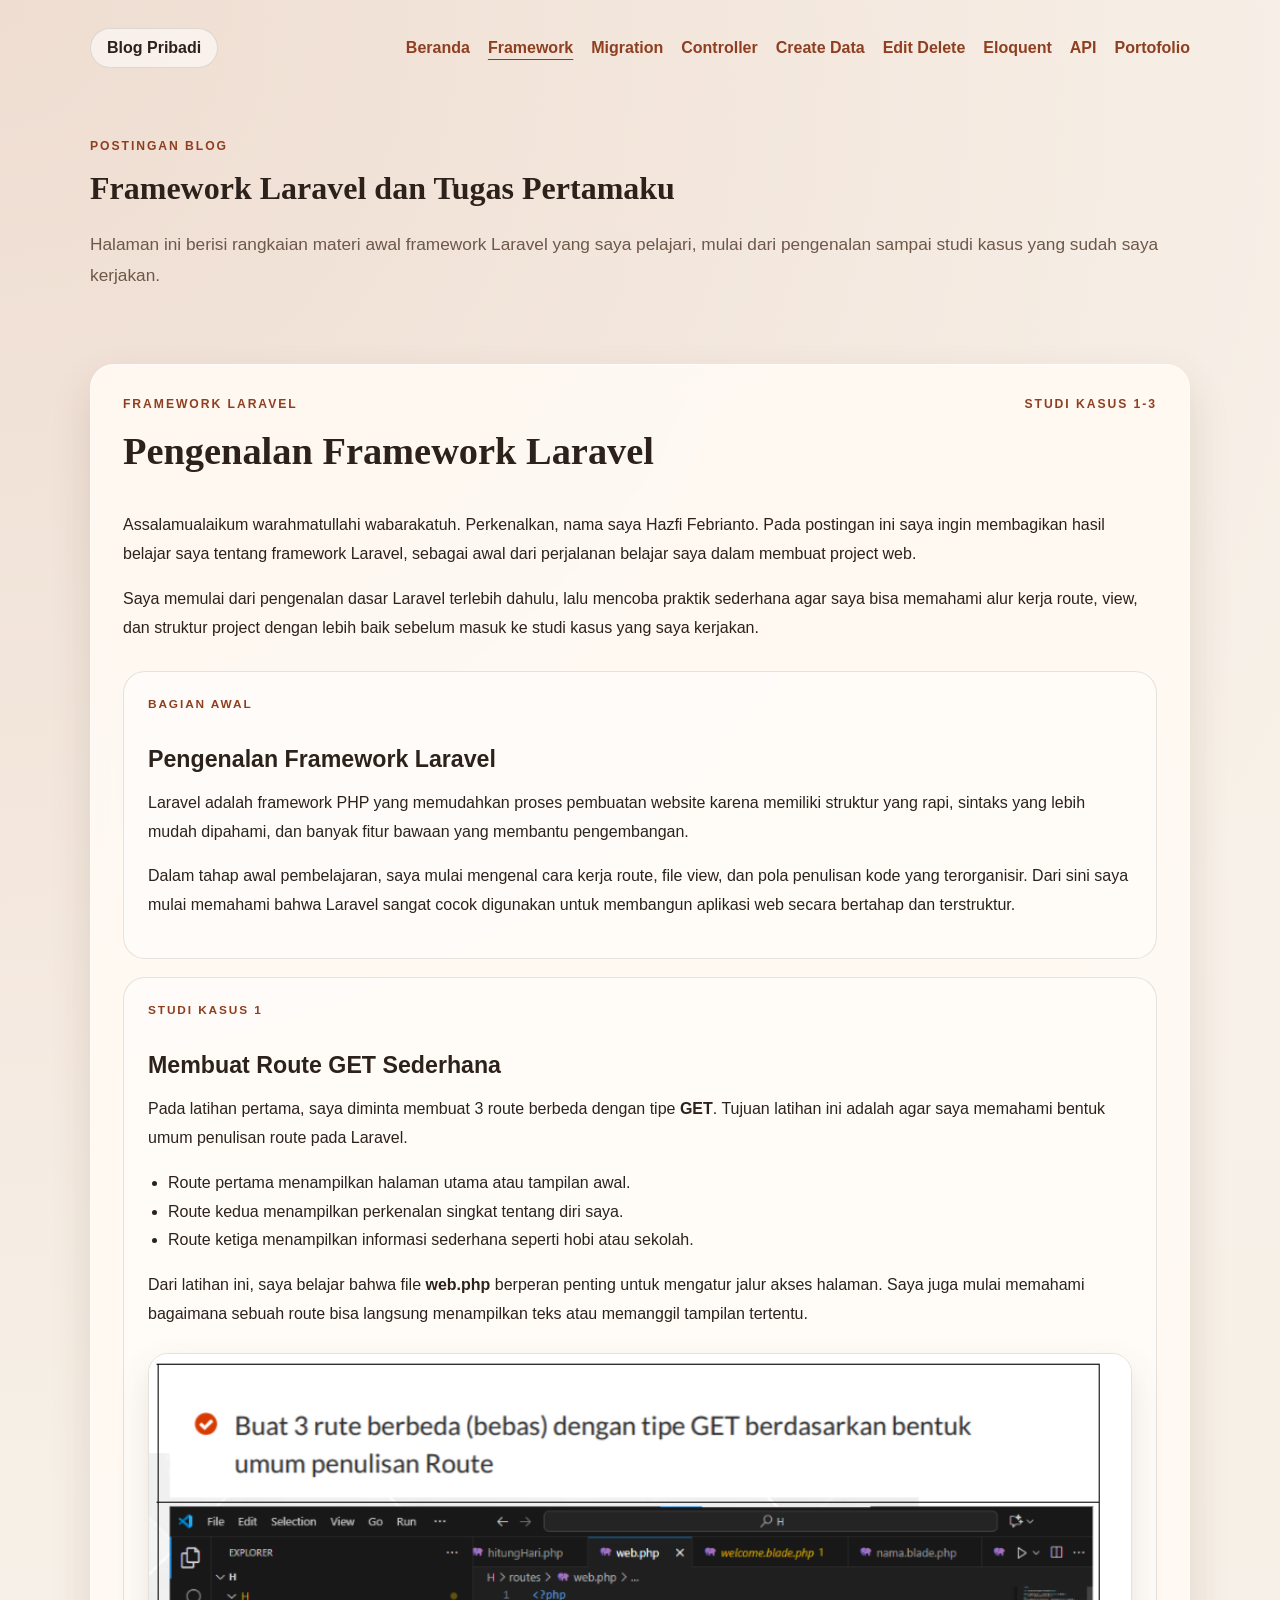
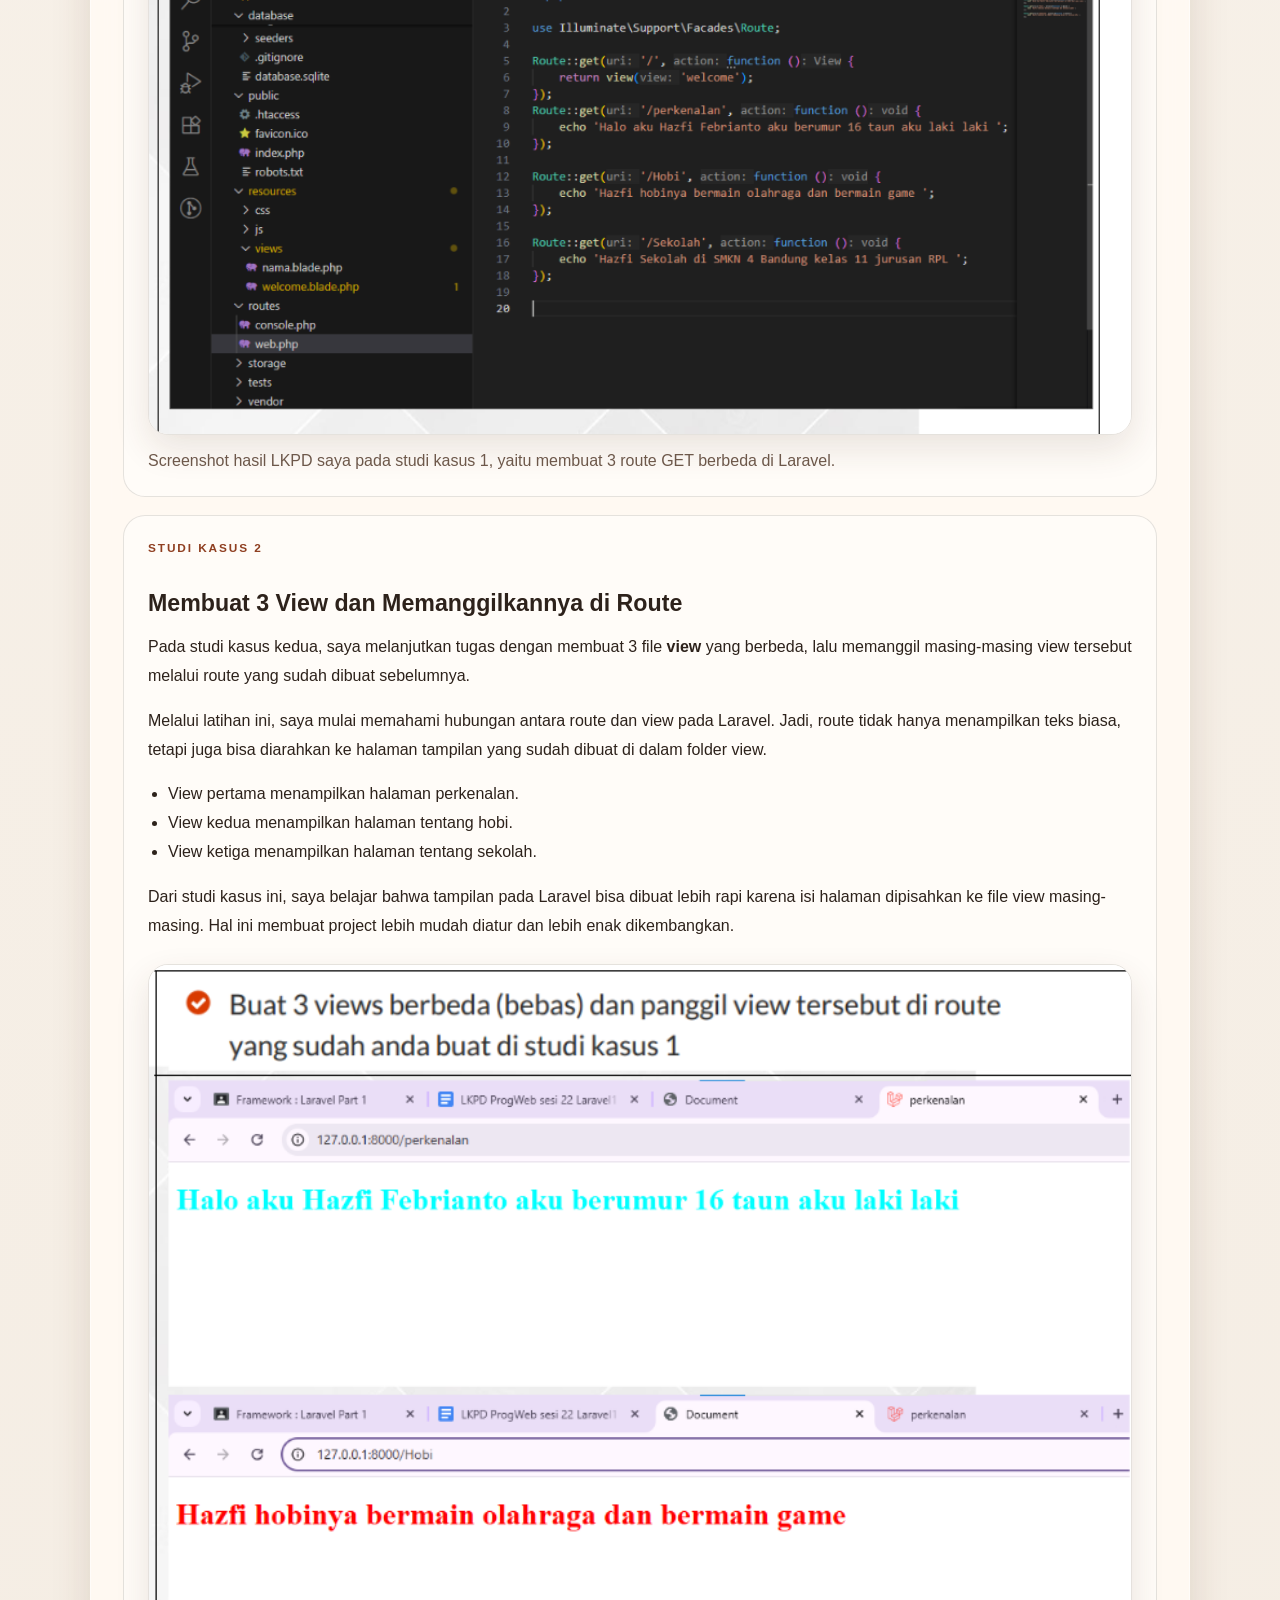
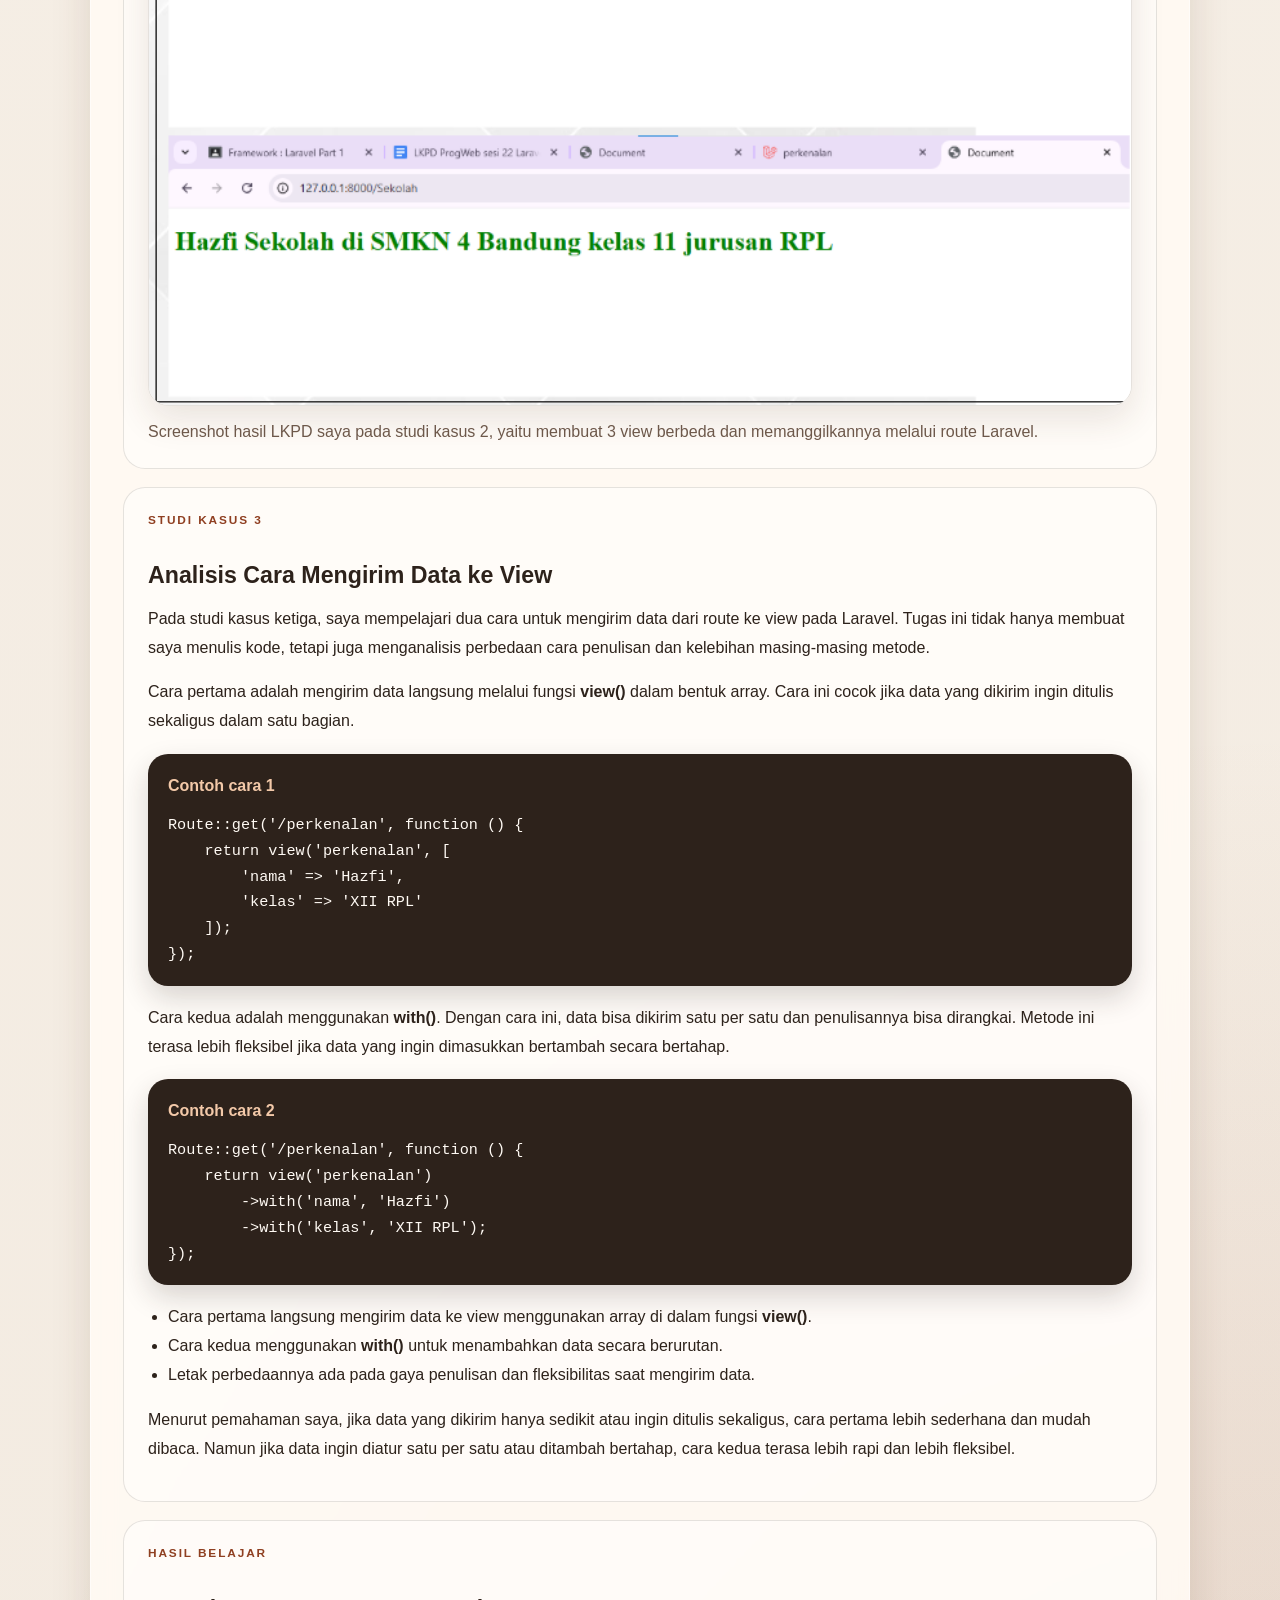
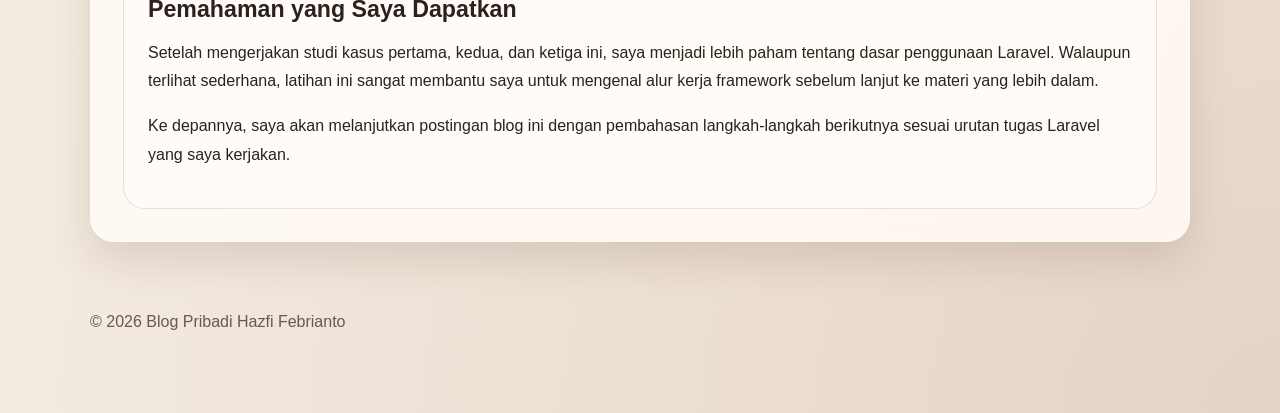
<file: framework.html>
<!DOCTYPE html>
<html lang="id">
<head>
  <meta charset="UTF-8">
  <meta name="viewport" content="width=device-width, initial-scale=1.0">
  <title>Framework Laravel | Blog Pribadi Hazfi Febrianto</title>
  <link rel="stylesheet" href="styles.css">
</head>
<body>
  <header class="subhero">
    <nav class="topbar">
      <span class="brand">Blog Pribadi</span>
            <div class="nav-menu">
        <a href="index.html" class="nav-link">Beranda</a>
        <a href="framework.html" class="nav-link current">Framework</a>
        <a href="migration.html" class="nav-link">Migration</a>
        <a href="controller.html" class="nav-link">Controller</a>
        <a href="create-data.html" class="nav-link">Create Data</a>
        <a href="edit-delete.html" class="nav-link">Edit Delete</a>
        <a href="eloquent.html" class="nav-link">Eloquent</a>
        <a href="api.html" class="nav-link">API</a>
        <a href="portfolio.html" class="nav-link">Portofolio</a>
      </div>
    </nav>

    <div class="page-head">
      <p class="eyebrow">Postingan Blog</p>
      <h1>Framework Laravel dan Tugas Pertamaku</h1>
      <p class="lead">
        Halaman ini berisi rangkaian materi awal framework Laravel yang saya pelajari,
        mulai dari pengenalan sampai studi kasus yang sudah saya kerjakan.
      </p>
    </div>
  </header>

  <main>
    <section class="section article-section">
      <article class="post-card">
        <div class="post-meta">
          <span>Framework Laravel</span>
          <span>Studi Kasus 1-3</span>
        </div>
        <h3>Pengenalan Framework Laravel</h3>
        <p>
          Assalamualaikum warahmatullahi wabarakatuh. Perkenalkan, nama saya Hazfi Febrianto.
          Pada postingan ini saya ingin membagikan hasil belajar saya tentang framework Laravel,
          sebagai awal dari perjalanan belajar saya dalam membuat project web.
        </p>
        <p>
          Saya memulai dari pengenalan dasar Laravel terlebih dahulu, lalu mencoba praktik sederhana
          agar saya bisa memahami alur kerja route, view, dan struktur project dengan lebih baik sebelum
          masuk ke studi kasus yang saya kerjakan.
        </p>

        <div class="article-blocks">
          <section class="article-block">
            <p class="article-kicker">Bagian Awal</p>
            <h4>Pengenalan Framework Laravel</h4>
            <p>
              Laravel adalah framework PHP yang memudahkan proses pembuatan website karena memiliki
              struktur yang rapi, sintaks yang lebih mudah dipahami, dan banyak fitur bawaan yang membantu pengembangan.
            </p>
            <p>
              Dalam tahap awal pembelajaran, saya mulai mengenal cara kerja route, file view, dan pola
              penulisan kode yang terorganisir. Dari sini saya mulai memahami bahwa Laravel sangat cocok
              digunakan untuk membangun aplikasi web secara bertahap dan terstruktur.
            </p>
          </section>

          <section class="article-block">
            <p class="article-kicker">Studi Kasus 1</p>
            <h4>Membuat Route GET Sederhana</h4>
            <p>
              Pada latihan pertama, saya diminta membuat 3 route berbeda dengan tipe <strong>GET</strong>.
              Tujuan latihan ini adalah agar saya memahami bentuk umum penulisan route pada Laravel.
            </p>
            <ul class="article-list">
              <li>Route pertama menampilkan halaman utama atau tampilan awal.</li>
              <li>Route kedua menampilkan perkenalan singkat tentang diri saya.</li>
              <li>Route ketiga menampilkan informasi sederhana seperti hobi atau sekolah.</li>
            </ul>
            <p>
              Dari latihan ini, saya belajar bahwa file <strong>web.php</strong> berperan penting untuk
              mengatur jalur akses halaman. Saya juga mulai memahami bagaimana sebuah route bisa langsung
              menampilkan teks atau memanggil tampilan tertentu.
            </p>

            <figure class="article-figure">
              <img
                src="assets/lkpd-studi-kasus-1.png"
                alt="Screenshot LKPD studi kasus 1 Laravel tentang pembuatan 3 route GET berbeda"
                class="article-image"
              >
              <figcaption>
                Screenshot hasil LKPD saya pada studi kasus 1, yaitu membuat 3 route GET berbeda di Laravel.
              </figcaption>
            </figure>
          </section>

          <section class="article-block">
            <p class="article-kicker">Studi Kasus 2</p>
            <h4>Membuat 3 View dan Memanggilkannya di Route</h4>
            <p>
              Pada studi kasus kedua, saya melanjutkan tugas dengan membuat 3 file <strong>view</strong>
              yang berbeda, lalu memanggil masing-masing view tersebut melalui route yang sudah dibuat sebelumnya.
            </p>
            <p>
              Melalui latihan ini, saya mulai memahami hubungan antara route dan view pada Laravel.
              Jadi, route tidak hanya menampilkan teks biasa, tetapi juga bisa diarahkan ke halaman tampilan
              yang sudah dibuat di dalam folder view.
            </p>
            <ul class="article-list">
              <li>View pertama menampilkan halaman perkenalan.</li>
              <li>View kedua menampilkan halaman tentang hobi.</li>
              <li>View ketiga menampilkan halaman tentang sekolah.</li>
            </ul>
            <p>
              Dari studi kasus ini, saya belajar bahwa tampilan pada Laravel bisa dibuat lebih rapi karena
              isi halaman dipisahkan ke file view masing-masing. Hal ini membuat project lebih mudah diatur
              dan lebih enak dikembangkan.
            </p>

            <figure class="article-figure">
              <img
                src="assets/lkpd-studi-kasus-2.png"
                alt="Screenshot LKPD studi kasus 2 Laravel tentang pembuatan 3 view berbeda dan pemanggilan view melalui route"
                class="article-image"
              >
              <figcaption>
                Screenshot hasil LKPD saya pada studi kasus 2, yaitu membuat 3 view berbeda dan memanggilkannya melalui route Laravel.
              </figcaption>
            </figure>
          </section>

          <section class="article-block">
            <p class="article-kicker">Studi Kasus 3</p>
            <h4>Analisis Cara Mengirim Data ke View</h4>
            <p>
              Pada studi kasus ketiga, saya mempelajari dua cara untuk mengirim data dari route ke view
              pada Laravel. Tugas ini tidak hanya membuat saya menulis kode, tetapi juga menganalisis
              perbedaan cara penulisan dan kelebihan masing-masing metode.
            </p>
            <p>
              Cara pertama adalah mengirim data langsung melalui fungsi <strong>view()</strong> dalam bentuk array.
              Cara ini cocok jika data yang dikirim ingin ditulis sekaligus dalam satu bagian.
            </p>

            <div class="code-example">
              <p class="code-title">Contoh cara 1</p>
              <pre><code>Route::get('/perkenalan', function () {
    return view('perkenalan', [
        'nama' => 'Hazfi',
        'kelas' => 'XII RPL'
    ]);
});</code></pre>
            </div>

            <p>
              Cara kedua adalah menggunakan <strong>with()</strong>. Dengan cara ini, data bisa dikirim satu per satu
              dan penulisannya bisa dirangkai. Metode ini terasa lebih fleksibel jika data yang ingin dimasukkan
              bertambah secara bertahap.
            </p>

            <div class="code-example">
              <p class="code-title">Contoh cara 2</p>
              <pre><code>Route::get('/perkenalan', function () {
    return view('perkenalan')
        ->with('nama', 'Hazfi')
        ->with('kelas', 'XII RPL');
});</code></pre>
            </div>

            <ul class="article-list">
              <li>Cara pertama langsung mengirim data ke view menggunakan array di dalam fungsi <strong>view()</strong>.</li>
              <li>Cara kedua menggunakan <strong>with()</strong> untuk menambahkan data secara berurutan.</li>
              <li>Letak perbedaannya ada pada gaya penulisan dan fleksibilitas saat mengirim data.</li>
            </ul>
            <p>
              Menurut pemahaman saya, jika data yang dikirim hanya sedikit atau ingin ditulis sekaligus,
              cara pertama lebih sederhana dan mudah dibaca. Namun jika data ingin diatur satu per satu
              atau ditambah bertahap, cara kedua terasa lebih rapi dan lebih fleksibel.
            </p>
          </section>

          <section class="article-block">
            <p class="article-kicker">Hasil Belajar</p>
            <h4>Pemahaman yang Saya Dapatkan</h4>
            <p>
              Setelah mengerjakan studi kasus pertama, kedua, dan ketiga ini, saya menjadi lebih paham tentang dasar penggunaan
              Laravel. Walaupun terlihat sederhana, latihan ini sangat membantu saya untuk mengenal alur
              kerja framework sebelum lanjut ke materi yang lebih dalam.
            </p>
            <p>
              Ke depannya, saya akan melanjutkan postingan blog ini dengan pembahasan langkah-langkah berikutnya
              sesuai urutan tugas Laravel yang saya kerjakan.
            </p>
          </section>
        </div>
      </article>
    </section>
  </main>

  <footer class="footer">
    <p>&copy; 2026 Blog Pribadi Hazfi Febrianto</p>
  </footer>

  <script src="script.js"></script>
</body>
</html>
</file>
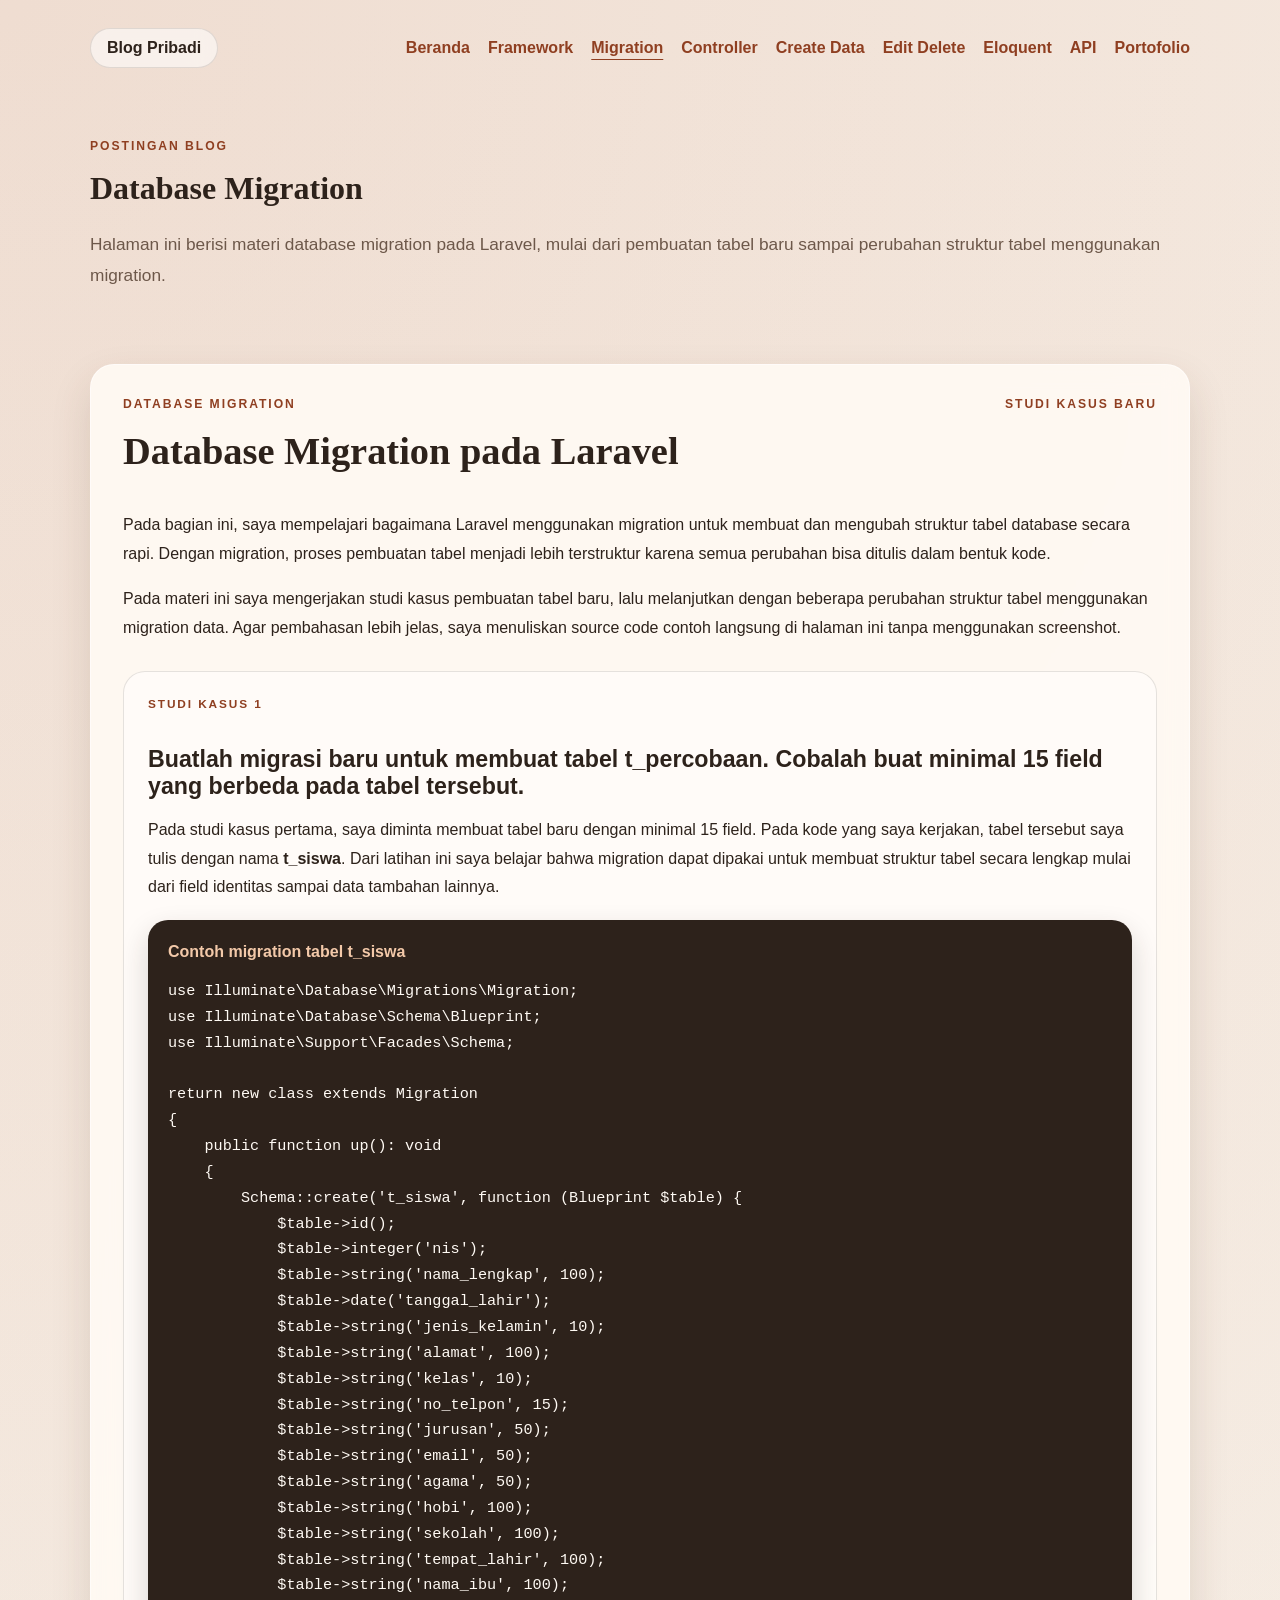
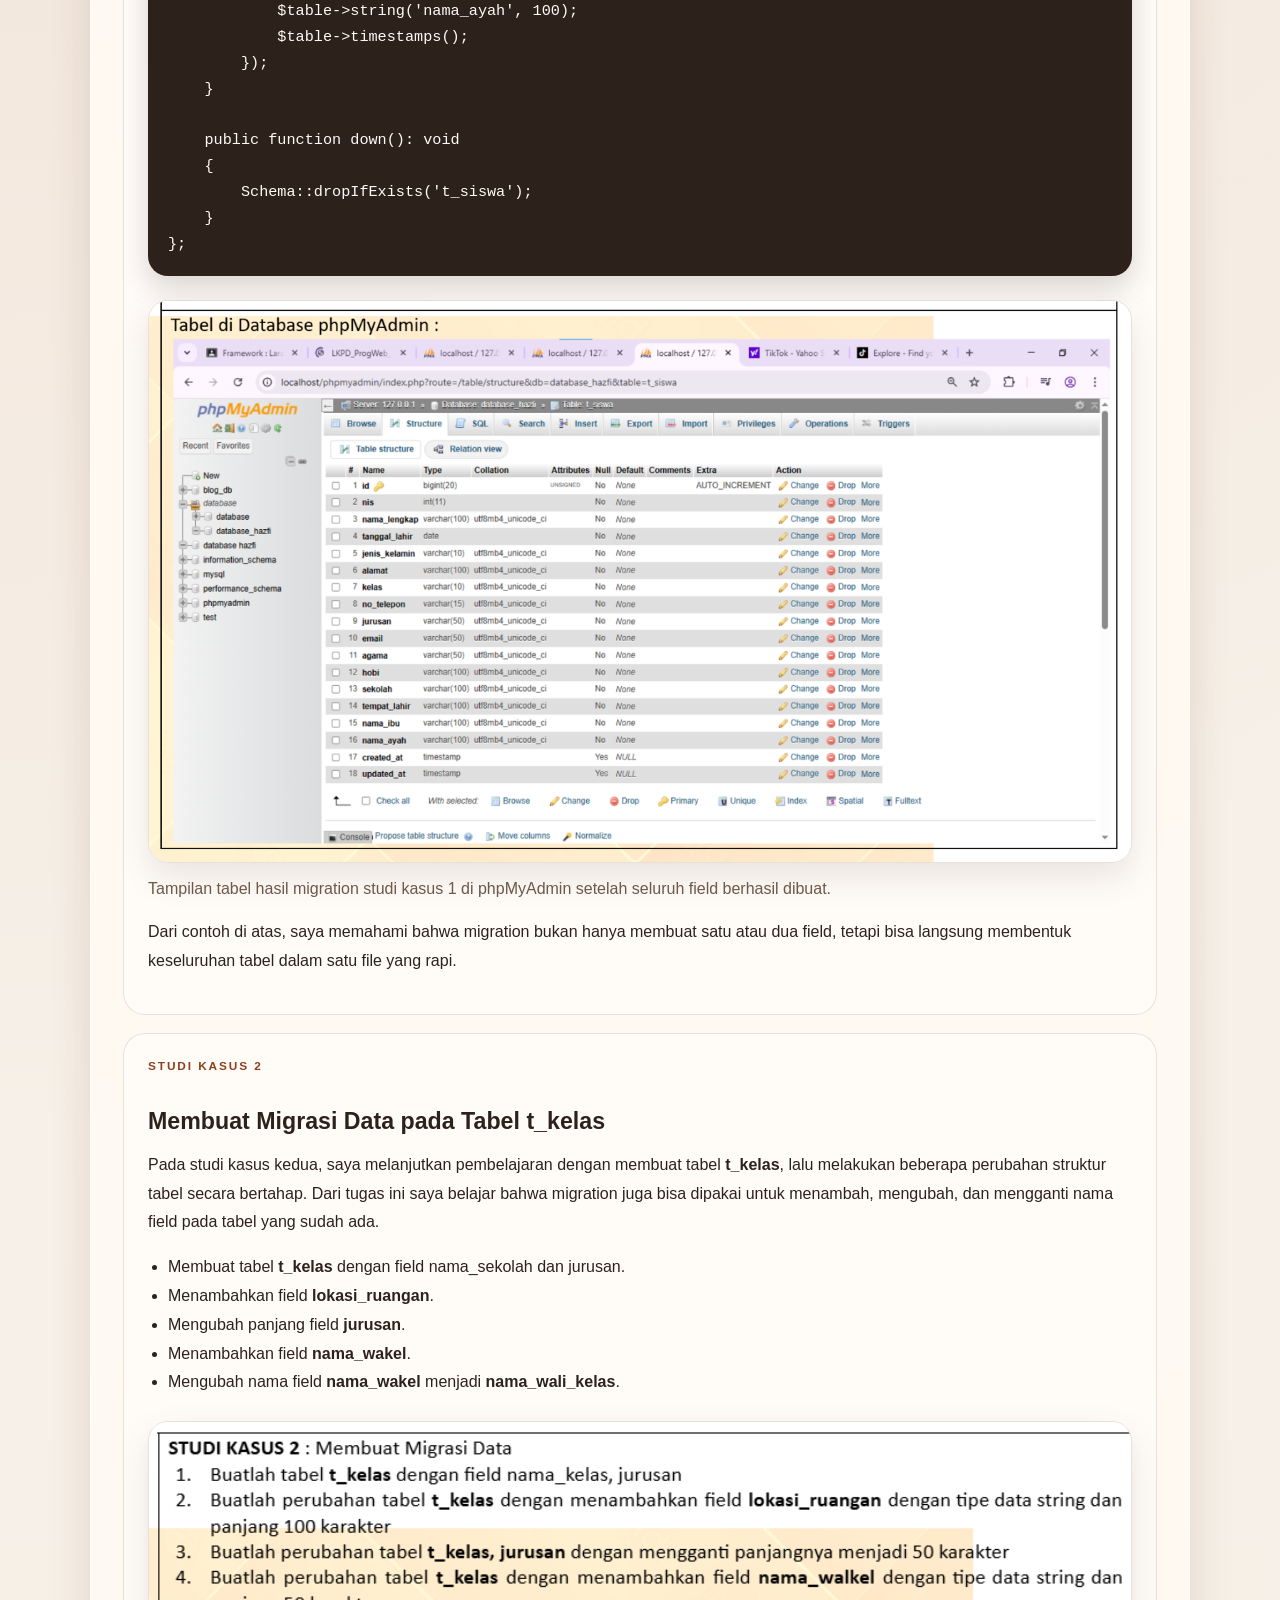
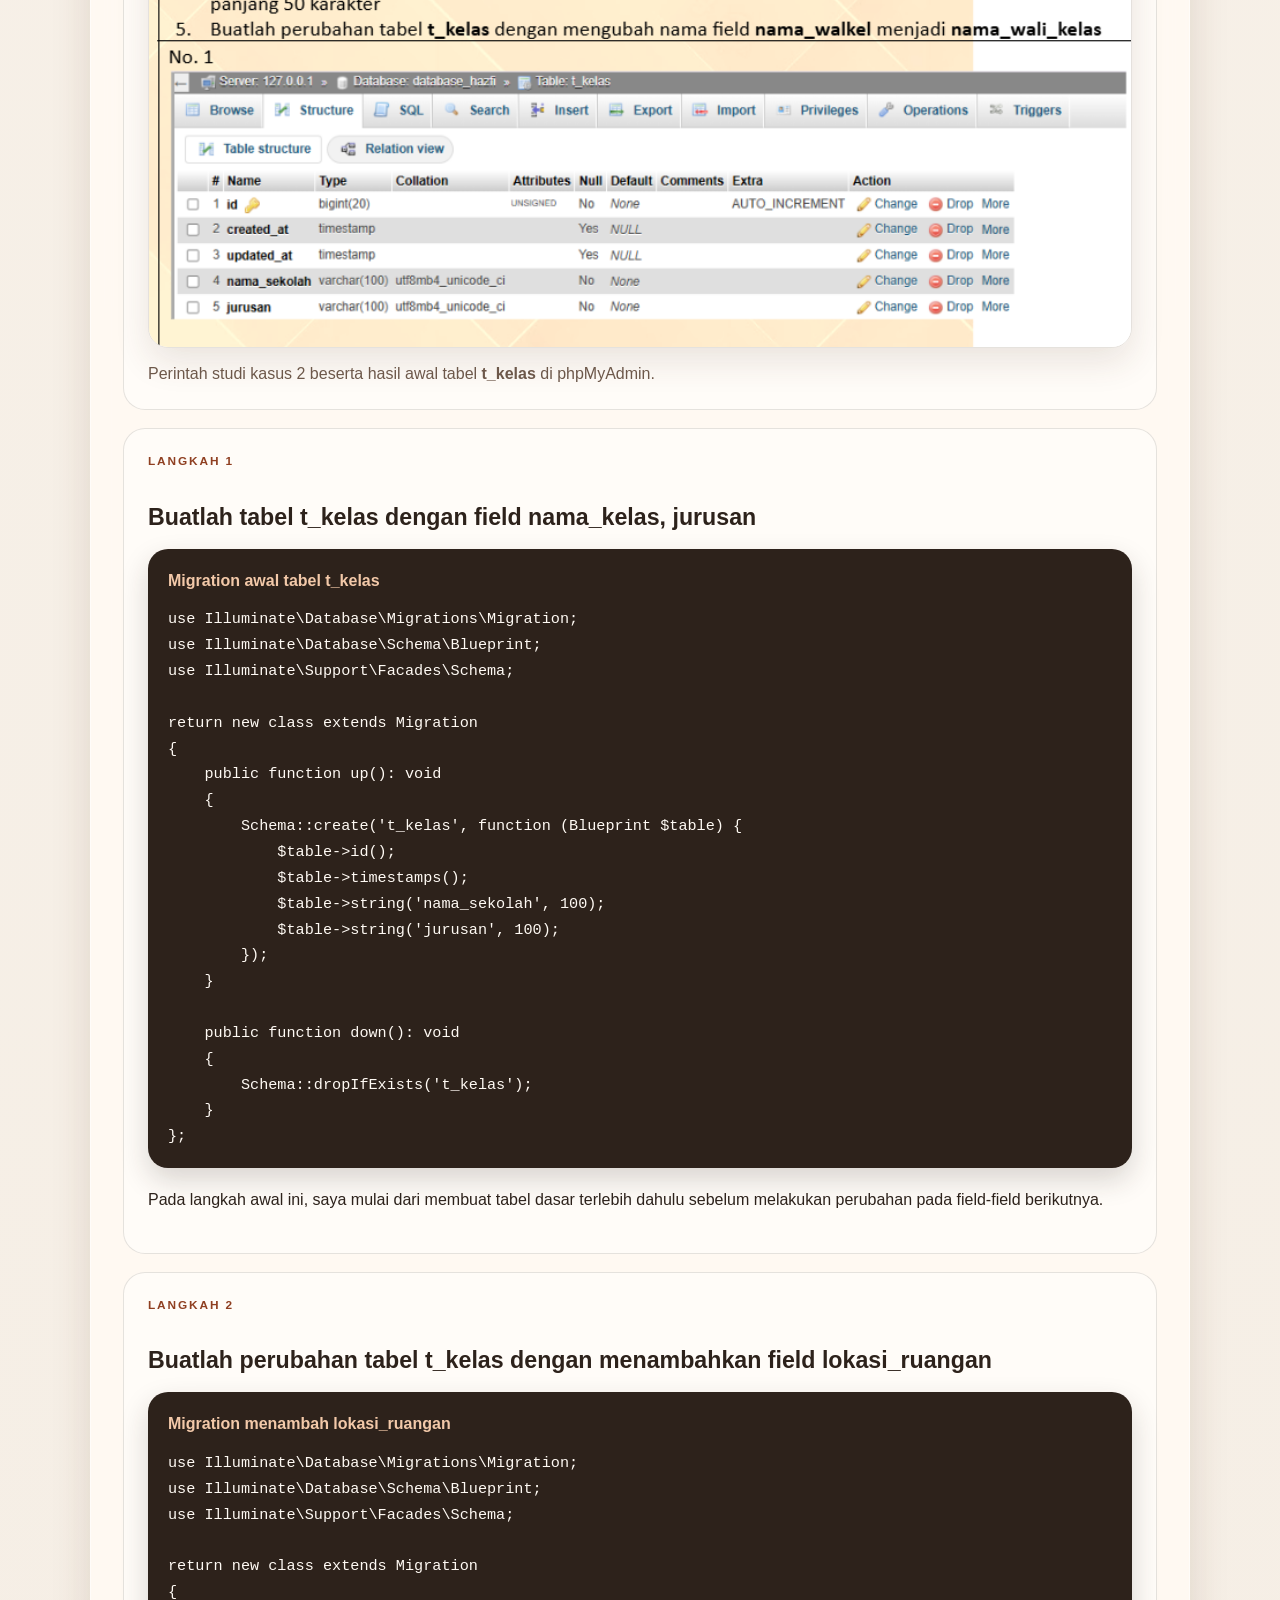
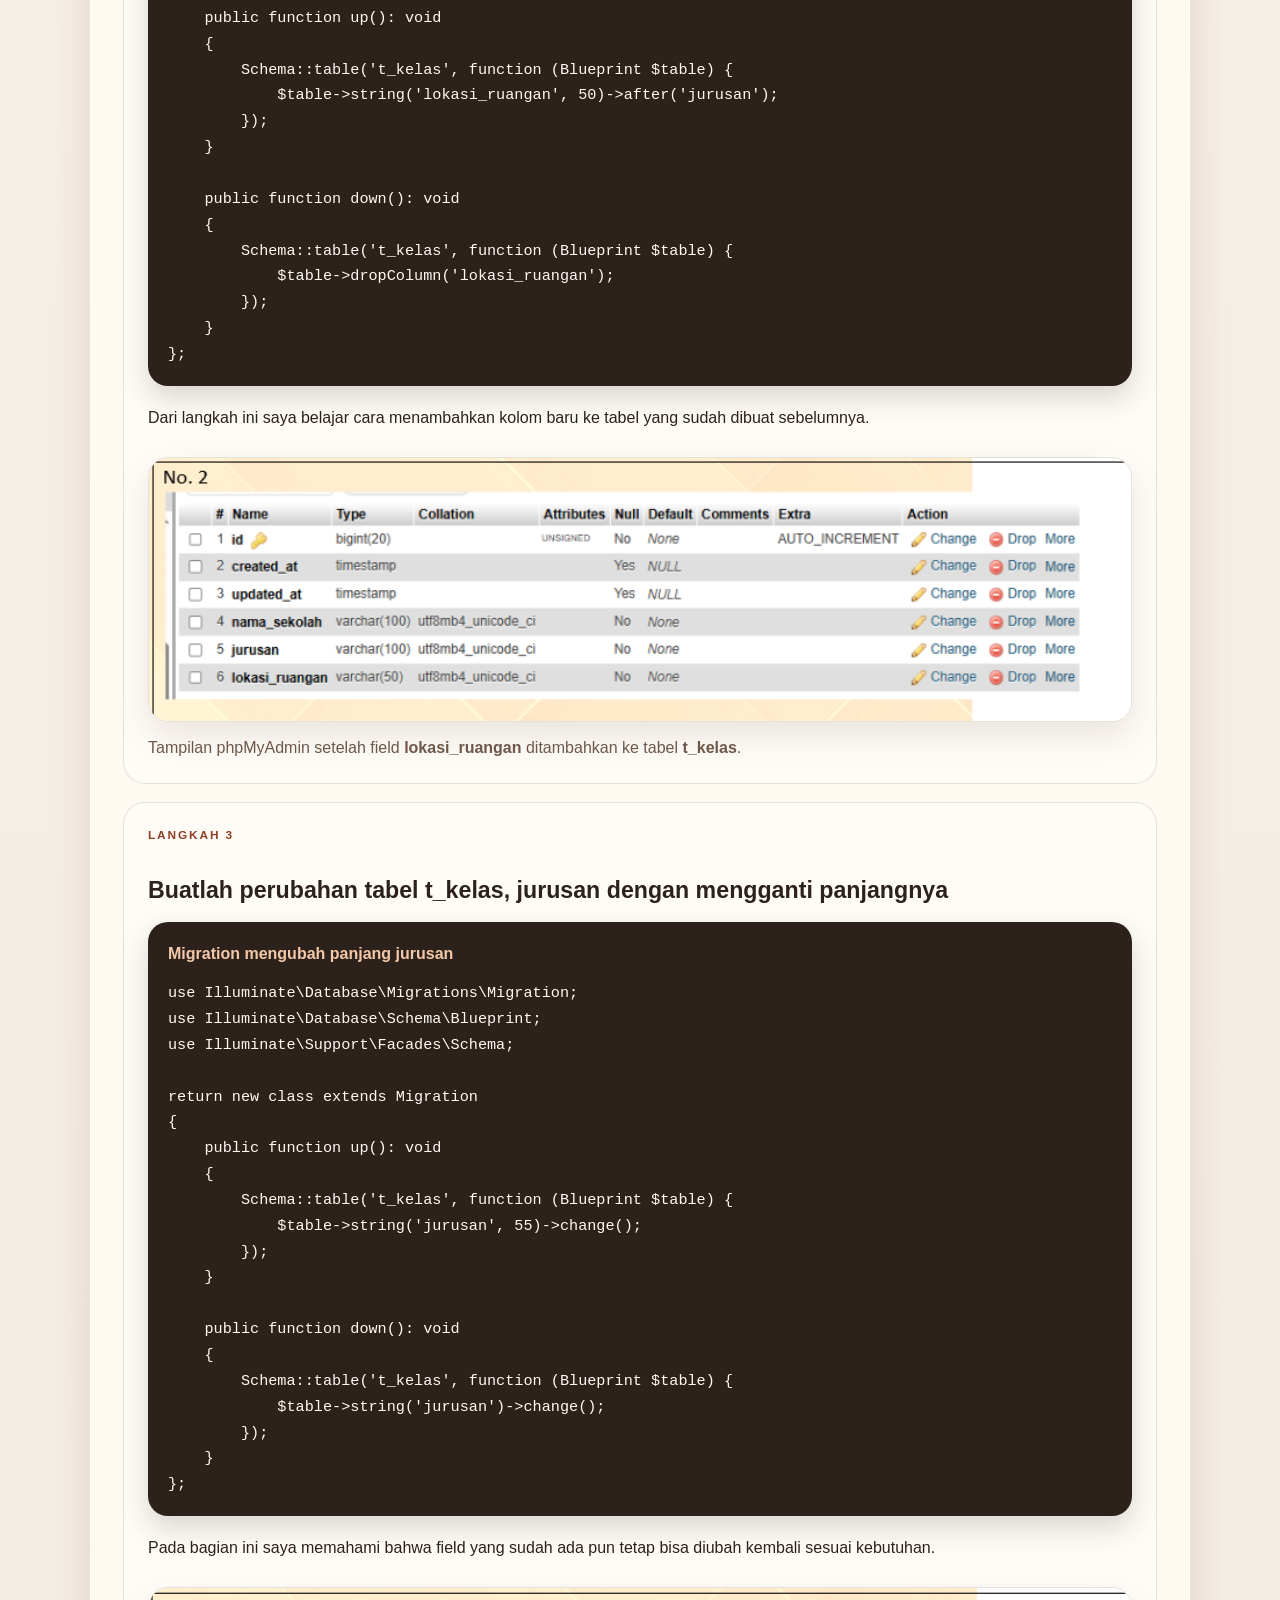
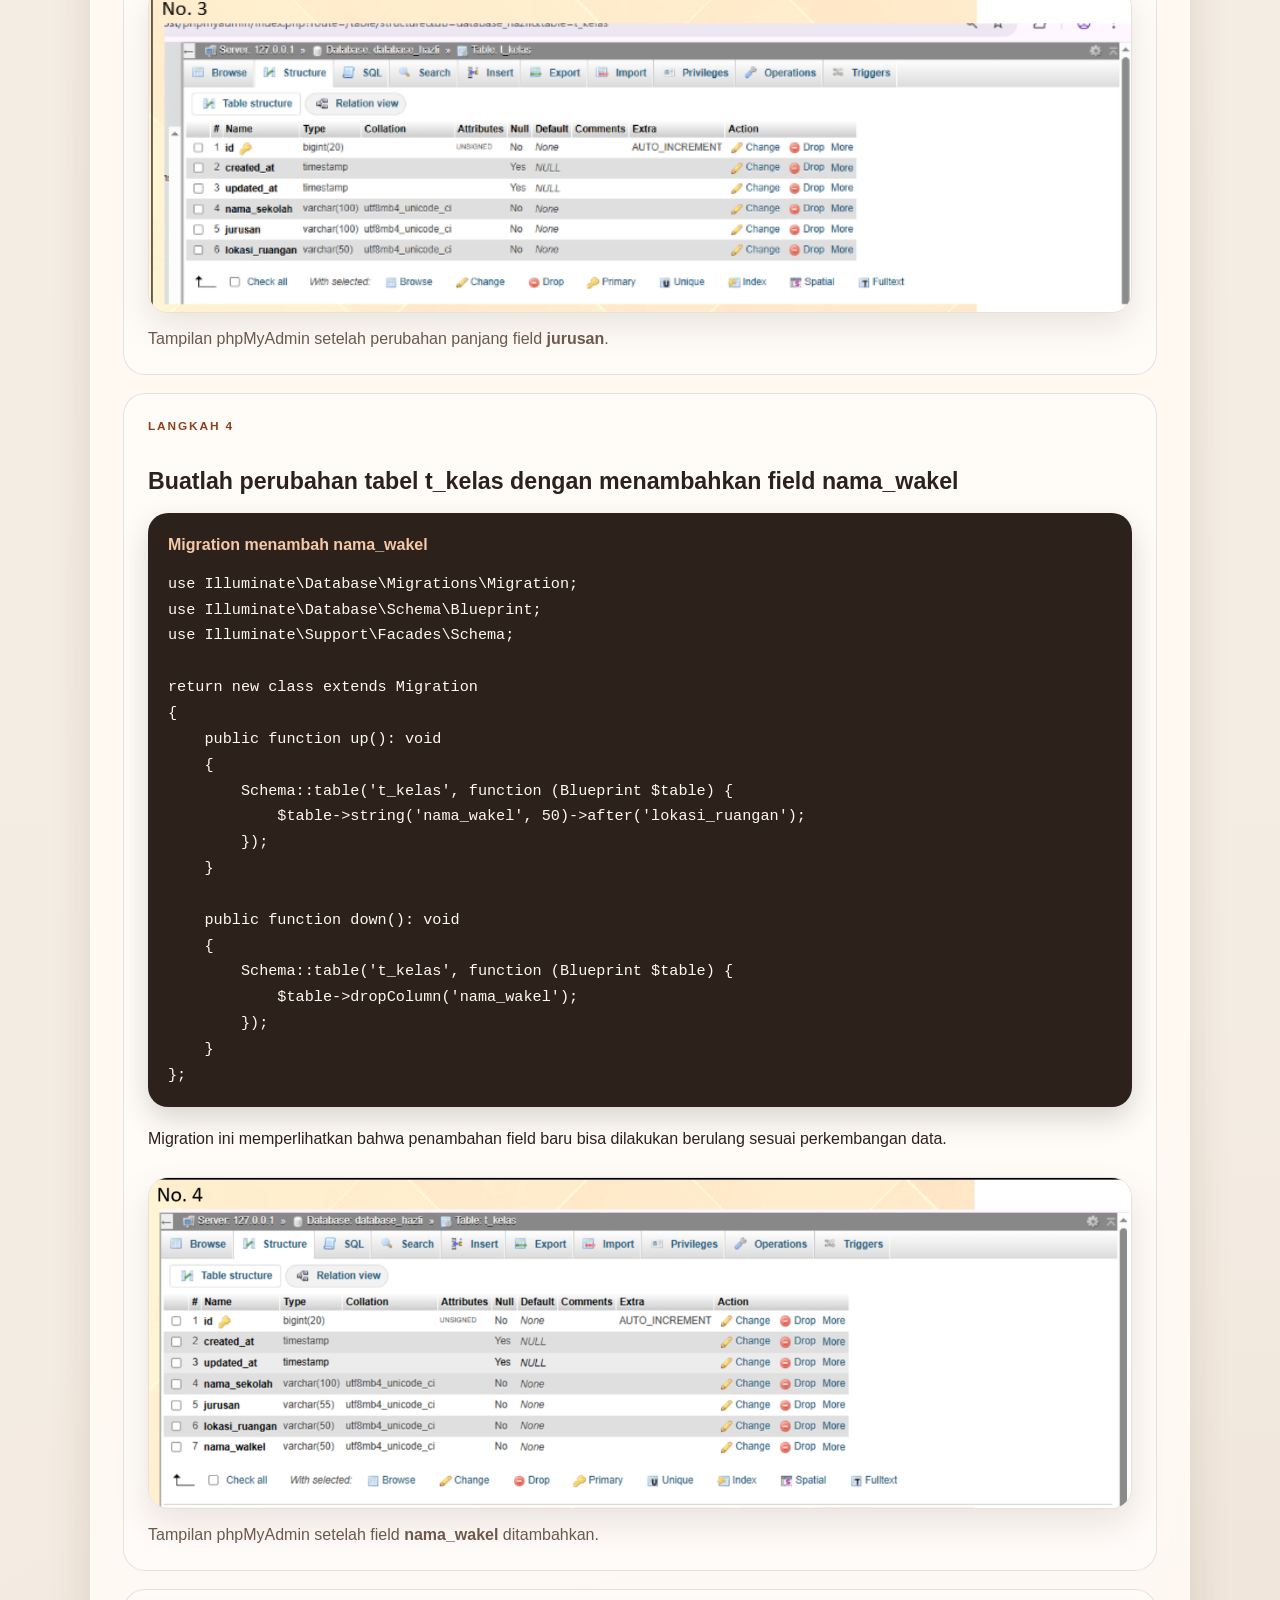
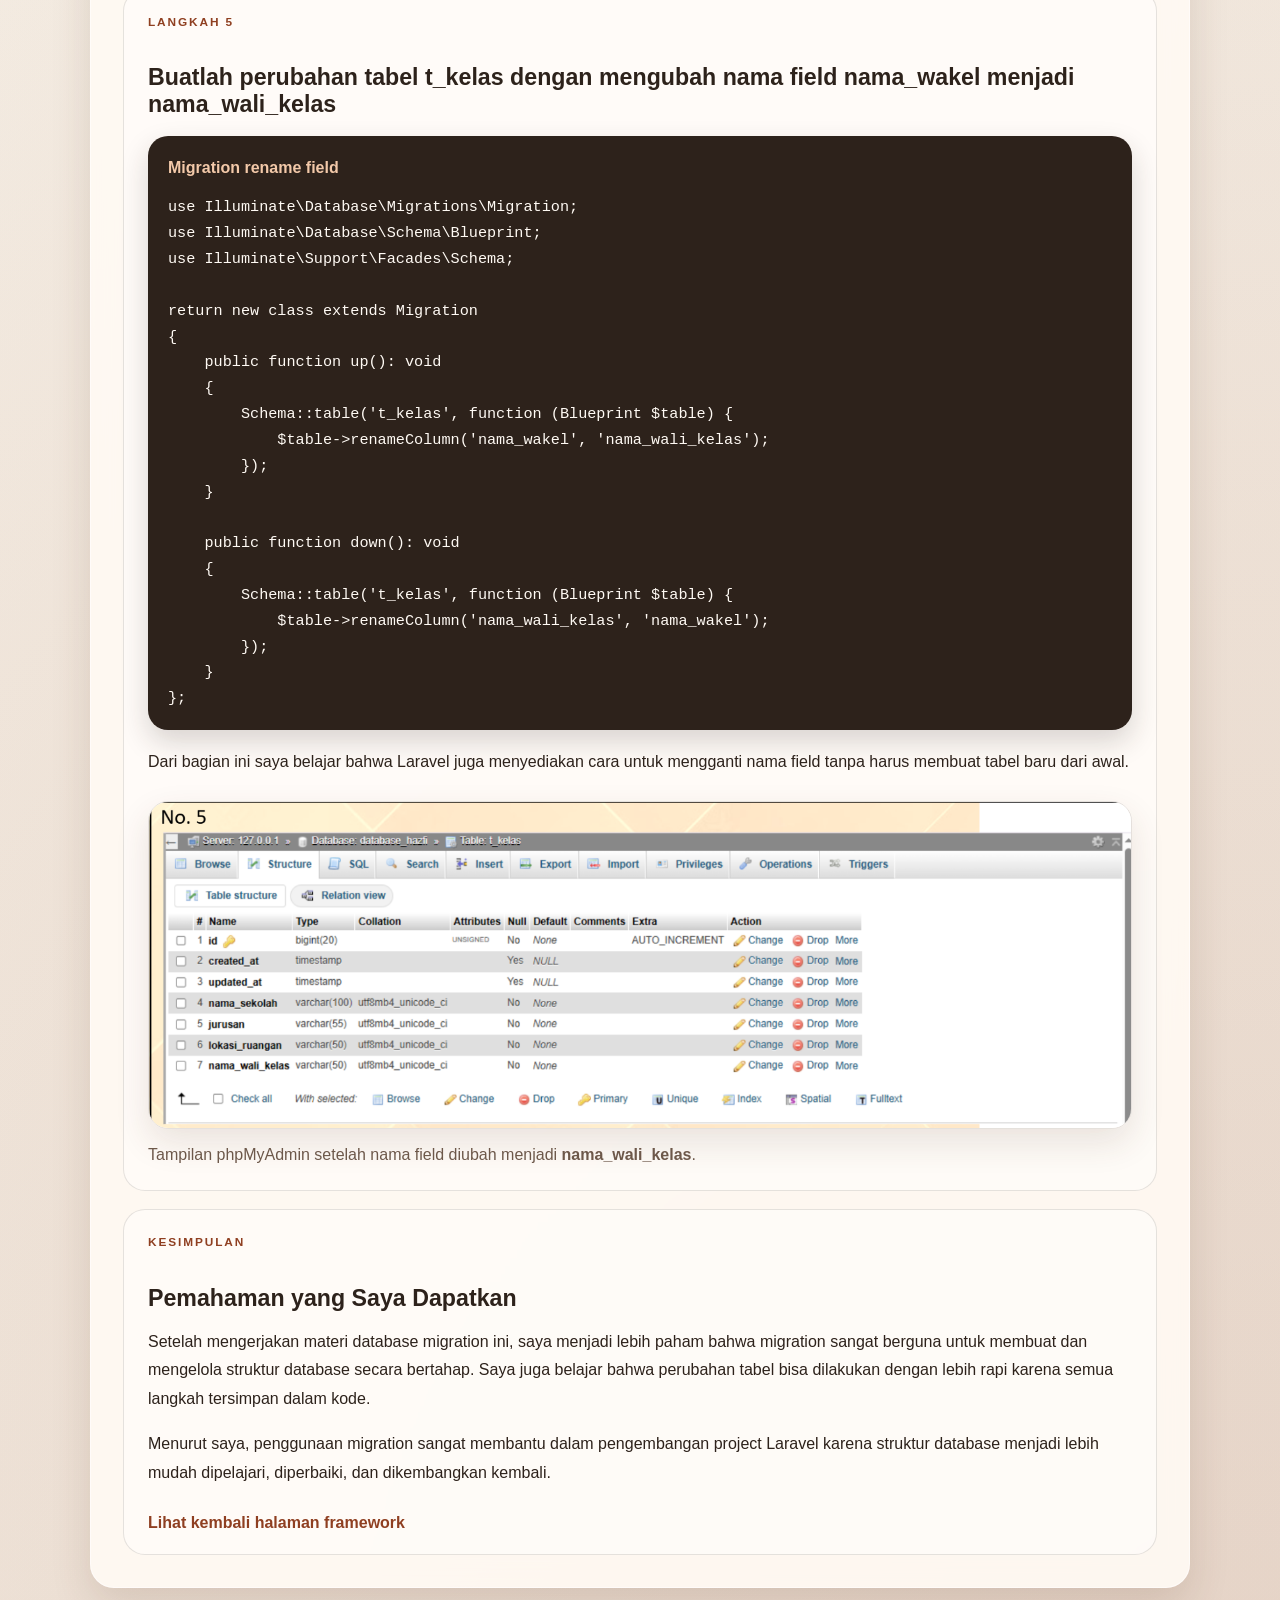
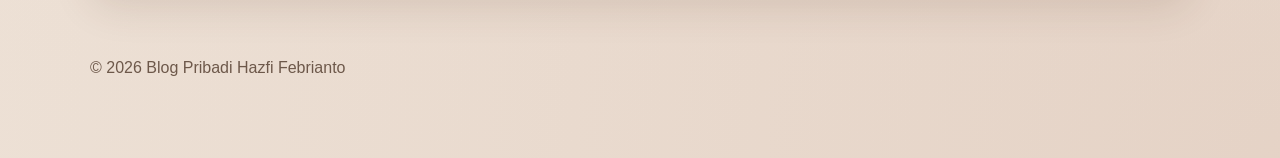
<file: migration.html>
<!DOCTYPE html>
<html lang="id">
<head>
  <meta charset="UTF-8">
  <meta name="viewport" content="width=device-width, initial-scale=1.0">
  <title>Database Migration | Blog Pribadi Hazfi Febrianto</title>
  <link rel="stylesheet" href="styles.css">
</head>
<body>
  <header class="subhero">
    <nav class="topbar">
      <span class="brand">Blog Pribadi</span>
            <div class="nav-menu">
        <a href="index.html" class="nav-link">Beranda</a>
        <a href="framework.html" class="nav-link">Framework</a>
        <a href="migration.html" class="nav-link current">Migration</a>
        <a href="controller.html" class="nav-link">Controller</a>
        <a href="create-data.html" class="nav-link">Create Data</a>
        <a href="edit-delete.html" class="nav-link">Edit Delete</a>
        <a href="eloquent.html" class="nav-link">Eloquent</a>
        <a href="api.html" class="nav-link">API</a>
        <a href="portfolio.html" class="nav-link">Portofolio</a>
      </div>
    </nav>

    <div class="page-head">
      <p class="eyebrow">Postingan Blog</p>
      <h1>Database Migration</h1>
      <p class="lead">
        Halaman ini berisi materi database migration pada Laravel, mulai dari pembuatan tabel baru
        sampai perubahan struktur tabel menggunakan migration.
      </p>
    </div>
  </header>

  <main>
    <section class="section article-section">
      <article class="post-card">
        <div class="post-meta">
          <span>Database Migration</span>
          <span>Studi Kasus Baru</span>
        </div>
        <h3>Database Migration pada Laravel</h3>
        <p>
          Pada bagian ini, saya mempelajari bagaimana Laravel menggunakan migration untuk membuat dan
          mengubah struktur tabel database secara rapi. Dengan migration, proses pembuatan tabel menjadi
          lebih terstruktur karena semua perubahan bisa ditulis dalam bentuk kode.
        </p>
        <p>
          Pada materi ini saya mengerjakan studi kasus pembuatan tabel baru, lalu melanjutkan dengan beberapa
          perubahan struktur tabel menggunakan migration data. Agar pembahasan lebih jelas, saya menuliskan
          source code contoh langsung di halaman ini tanpa menggunakan screenshot.
        </p>

        <div class="article-blocks">
          <section class="article-block">
            <p class="article-kicker">Studi Kasus 1</p>
            <h4>Buatlah migrasi baru untuk membuat tabel t_percobaan. Cobalah buat minimal 15 field yang berbeda pada tabel tersebut.</h4>
            <p>
              Pada studi kasus pertama, saya diminta membuat tabel baru dengan minimal 15 field.
              Pada kode yang saya kerjakan, tabel tersebut saya tulis dengan nama <strong>t_siswa</strong>.
              Dari latihan ini saya belajar bahwa migration dapat dipakai untuk membuat struktur tabel
              secara lengkap mulai dari field identitas sampai data tambahan lainnya.
            </p>

            <div class="code-example">
              <p class="code-title">Contoh migration tabel t_siswa</p>
              <pre><code>use Illuminate\Database\Migrations\Migration;
use Illuminate\Database\Schema\Blueprint;
use Illuminate\Support\Facades\Schema;

return new class extends Migration
{
    public function up(): void
    {
        Schema::create('t_siswa', function (Blueprint $table) {
            $table->id();
            $table->integer('nis');
            $table->string('nama_lengkap', 100);
            $table->date('tanggal_lahir');
            $table->string('jenis_kelamin', 10);
            $table->string('alamat', 100);
            $table->string('kelas', 10);
            $table->string('no_telpon', 15);
            $table->string('jurusan', 50);
            $table->string('email', 50);
            $table->string('agama', 50);
            $table->string('hobi', 100);
            $table->string('sekolah', 100);
            $table->string('tempat_lahir', 100);
            $table->string('nama_ibu', 100);
            $table->string('nama_ayah', 100);
            $table->timestamps();
        });
    }

    public function down(): void
    {
        Schema::dropIfExists('t_siswa');
    }
};</code></pre>
            </div>

            <figure class="article-figure">
              <img
                src="assets/migration-studi-kasus-1-phpmyadmin.png"
                alt="Screenshot tampilan tabel t_siswa di phpMyAdmin setelah migration studi kasus 1"
                class="article-image"
              >
              <figcaption>
                Tampilan tabel hasil migration studi kasus 1 di phpMyAdmin setelah seluruh field berhasil dibuat.
              </figcaption>
            </figure>

            <p>
              Dari contoh di atas, saya memahami bahwa migration bukan hanya membuat satu atau dua field,
              tetapi bisa langsung membentuk keseluruhan tabel dalam satu file yang rapi.
            </p>
          </section>

          <section class="article-block">
            <p class="article-kicker">Studi Kasus 2</p>
            <h4>Membuat Migrasi Data pada Tabel t_kelas</h4>
            <p>
              Pada studi kasus kedua, saya melanjutkan pembelajaran dengan membuat tabel
              <strong>t_kelas</strong>, lalu melakukan beberapa perubahan struktur tabel secara bertahap.
              Dari tugas ini saya belajar bahwa migration juga bisa dipakai untuk menambah, mengubah,
              dan mengganti nama field pada tabel yang sudah ada.
            </p>

            <ul class="article-list">
              <li>Membuat tabel <strong>t_kelas</strong> dengan field nama_sekolah dan jurusan.</li>
              <li>Menambahkan field <strong>lokasi_ruangan</strong>.</li>
              <li>Mengubah panjang field <strong>jurusan</strong>.</li>
              <li>Menambahkan field <strong>nama_wakel</strong>.</li>
              <li>Mengubah nama field <strong>nama_wakel</strong> menjadi <strong>nama_wali_kelas</strong>.</li>
            </ul>

            <figure class="article-figure">
              <img
                src="assets/migration-studi-kasus-2-header.png"
                alt="Screenshot perintah studi kasus 2 database migration beserta hasil awal tabel t_kelas"
                class="article-image"
              >
              <figcaption>
                Perintah studi kasus 2 beserta hasil awal tabel <strong>t_kelas</strong> di phpMyAdmin.
              </figcaption>
            </figure>
          </section>

          <section class="article-block">
            <p class="article-kicker">Langkah 1</p>
            <h4>Buatlah tabel t_kelas dengan field nama_kelas, jurusan</h4>
            <div class="code-example">
              <p class="code-title">Migration awal tabel t_kelas</p>
              <pre><code>use Illuminate\Database\Migrations\Migration;
use Illuminate\Database\Schema\Blueprint;
use Illuminate\Support\Facades\Schema;

return new class extends Migration
{
    public function up(): void
    {
        Schema::create('t_kelas', function (Blueprint $table) {
            $table->id();
            $table->timestamps();
            $table->string('nama_sekolah', 100);
            $table->string('jurusan', 100);
        });
    }

    public function down(): void
    {
        Schema::dropIfExists('t_kelas');
    }
};</code></pre>
            </div>
            <p>
              Pada langkah awal ini, saya mulai dari membuat tabel dasar terlebih dahulu sebelum melakukan
              perubahan pada field-field berikutnya.
            </p>
          </section>

          <section class="article-block">
            <p class="article-kicker">Langkah 2</p>
            <h4>Buatlah perubahan tabel t_kelas dengan menambahkan field lokasi_ruangan</h4>
            <div class="code-example">
              <p class="code-title">Migration menambah lokasi_ruangan</p>
              <pre><code>use Illuminate\Database\Migrations\Migration;
use Illuminate\Database\Schema\Blueprint;
use Illuminate\Support\Facades\Schema;

return new class extends Migration
{
    public function up(): void
    {
        Schema::table('t_kelas', function (Blueprint $table) {
            $table->string('lokasi_ruangan', 50)->after('jurusan');
        });
    }

    public function down(): void
    {
        Schema::table('t_kelas', function (Blueprint $table) {
            $table->dropColumn('lokasi_ruangan');
        });
    }
};</code></pre>
            </div>
            <p>
              Dari langkah ini saya belajar cara menambahkan kolom baru ke tabel yang sudah dibuat sebelumnya.
            </p>

            <figure class="article-figure">
              <img
                src="assets/migration-studi-kasus-2-no2.png"
                alt="Screenshot hasil phpMyAdmin langkah 2 setelah field lokasi_ruangan ditambahkan"
                class="article-image"
              >
              <figcaption>
                Tampilan phpMyAdmin setelah field <strong>lokasi_ruangan</strong> ditambahkan ke tabel <strong>t_kelas</strong>.
              </figcaption>
            </figure>
          </section>

          <section class="article-block">
            <p class="article-kicker">Langkah 3</p>
            <h4>Buatlah perubahan tabel t_kelas, jurusan dengan mengganti panjangnya</h4>
            <div class="code-example">
              <p class="code-title">Migration mengubah panjang jurusan</p>
              <pre><code>use Illuminate\Database\Migrations\Migration;
use Illuminate\Database\Schema\Blueprint;
use Illuminate\Support\Facades\Schema;

return new class extends Migration
{
    public function up(): void
    {
        Schema::table('t_kelas', function (Blueprint $table) {
            $table->string('jurusan', 55)->change();
        });
    }

    public function down(): void
    {
        Schema::table('t_kelas', function (Blueprint $table) {
            $table->string('jurusan')->change();
        });
    }
};</code></pre>
            </div>
            <p>
              Pada bagian ini saya memahami bahwa field yang sudah ada pun tetap bisa diubah kembali sesuai kebutuhan.
            </p>

            <figure class="article-figure">
              <img
                src="assets/migration-studi-kasus-2-no3.png"
                alt="Screenshot hasil phpMyAdmin langkah 3 setelah panjang field jurusan diubah"
                class="article-image"
              >
              <figcaption>
                Tampilan phpMyAdmin setelah perubahan panjang field <strong>jurusan</strong>.
              </figcaption>
            </figure>
          </section>

          <section class="article-block">
            <p class="article-kicker">Langkah 4</p>
            <h4>Buatlah perubahan tabel t_kelas dengan menambahkan field nama_wakel</h4>
            <div class="code-example">
              <p class="code-title">Migration menambah nama_wakel</p>
              <pre><code>use Illuminate\Database\Migrations\Migration;
use Illuminate\Database\Schema\Blueprint;
use Illuminate\Support\Facades\Schema;

return new class extends Migration
{
    public function up(): void
    {
        Schema::table('t_kelas', function (Blueprint $table) {
            $table->string('nama_wakel', 50)->after('lokasi_ruangan');
        });
    }

    public function down(): void
    {
        Schema::table('t_kelas', function (Blueprint $table) {
            $table->dropColumn('nama_wakel');
        });
    }
};</code></pre>
            </div>
            <p>
              Migration ini memperlihatkan bahwa penambahan field baru bisa dilakukan berulang sesuai perkembangan data.
            </p>

            <figure class="article-figure">
              <img
                src="assets/migration-studi-kasus-2-no4.png"
                alt="Screenshot hasil phpMyAdmin langkah 4 setelah field nama_wakel ditambahkan"
                class="article-image"
              >
              <figcaption>
                Tampilan phpMyAdmin setelah field <strong>nama_wakel</strong> ditambahkan.
              </figcaption>
            </figure>
          </section>

          <section class="article-block">
            <p class="article-kicker">Langkah 5</p>
            <h4>Buatlah perubahan tabel t_kelas dengan mengubah nama field nama_wakel menjadi nama_wali_kelas</h4>
            <div class="code-example">
              <p class="code-title">Migration rename field</p>
              <pre><code>use Illuminate\Database\Migrations\Migration;
use Illuminate\Database\Schema\Blueprint;
use Illuminate\Support\Facades\Schema;

return new class extends Migration
{
    public function up(): void
    {
        Schema::table('t_kelas', function (Blueprint $table) {
            $table->renameColumn('nama_wakel', 'nama_wali_kelas');
        });
    }

    public function down(): void
    {
        Schema::table('t_kelas', function (Blueprint $table) {
            $table->renameColumn('nama_wali_kelas', 'nama_wakel');
        });
    }
};</code></pre>
            </div>
            <p>
              Dari bagian ini saya belajar bahwa Laravel juga menyediakan cara untuk mengganti nama field tanpa
              harus membuat tabel baru dari awal.
            </p>

            <figure class="article-figure">
              <img
                src="assets/migration-studi-kasus-2-no5.png"
                alt="Screenshot hasil phpMyAdmin langkah 5 setelah nama field menjadi nama_wali_kelas"
                class="article-image"
              >
              <figcaption>
                Tampilan phpMyAdmin setelah nama field diubah menjadi <strong>nama_wali_kelas</strong>.
              </figcaption>
            </figure>
          </section>

          <section class="article-block">
            <p class="article-kicker">Kesimpulan</p>
            <h4>Pemahaman yang Saya Dapatkan</h4>
            <p>
              Setelah mengerjakan materi database migration ini, saya menjadi lebih paham bahwa migration
              sangat berguna untuk membuat dan mengelola struktur database secara bertahap. Saya juga belajar
              bahwa perubahan tabel bisa dilakukan dengan lebih rapi karena semua langkah tersimpan dalam kode.
            </p>
            <p>
              Menurut saya, penggunaan migration sangat membantu dalam pengembangan project Laravel karena
              struktur database menjadi lebih mudah dipelajari, diperbaiki, dan dikembangkan kembali.
            </p>
            <a href="framework.html" class="inline-link">Lihat kembali halaman framework</a>
          </section>
        </div>
      </article>
    </section>
  </main>

  <footer class="footer">
    <p>&copy; 2026 Blog Pribadi Hazfi Febrianto</p>
  </footer>

  <script src="script.js"></script>
</body>
</html>
</file>
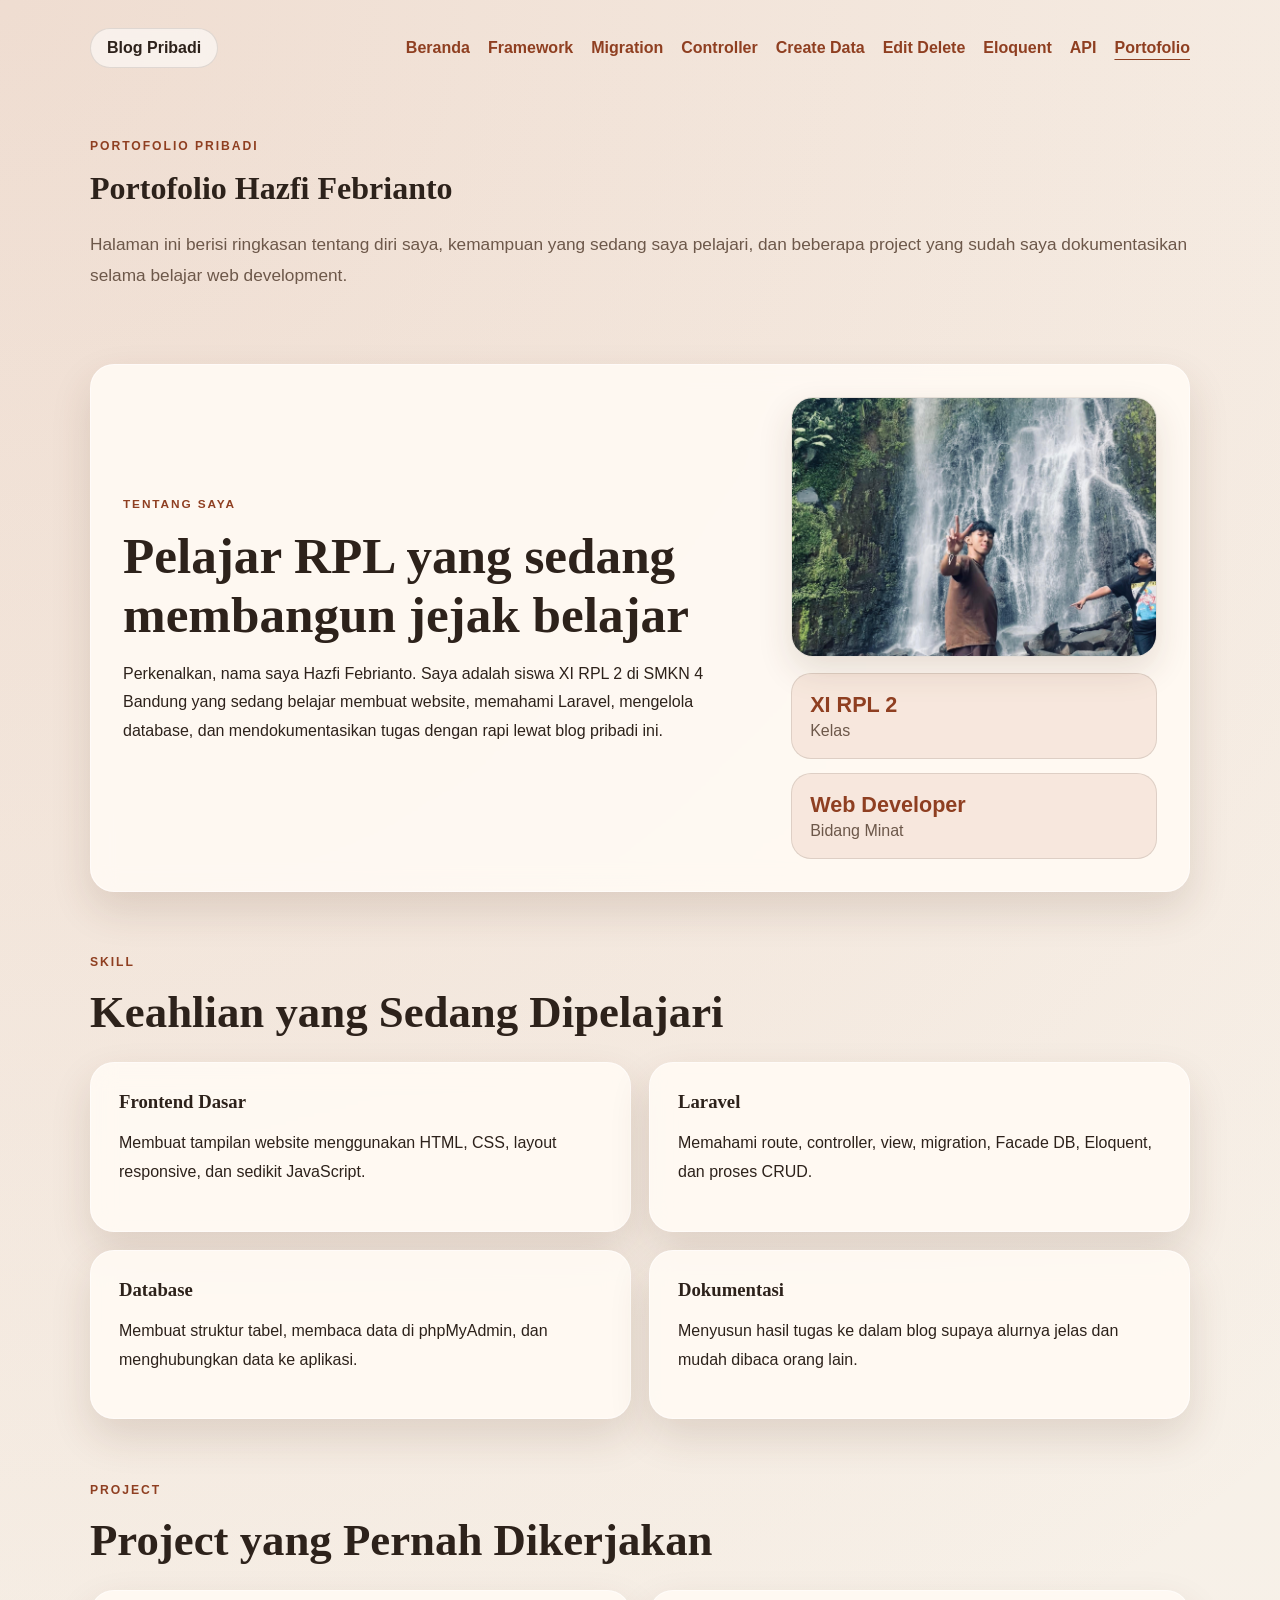
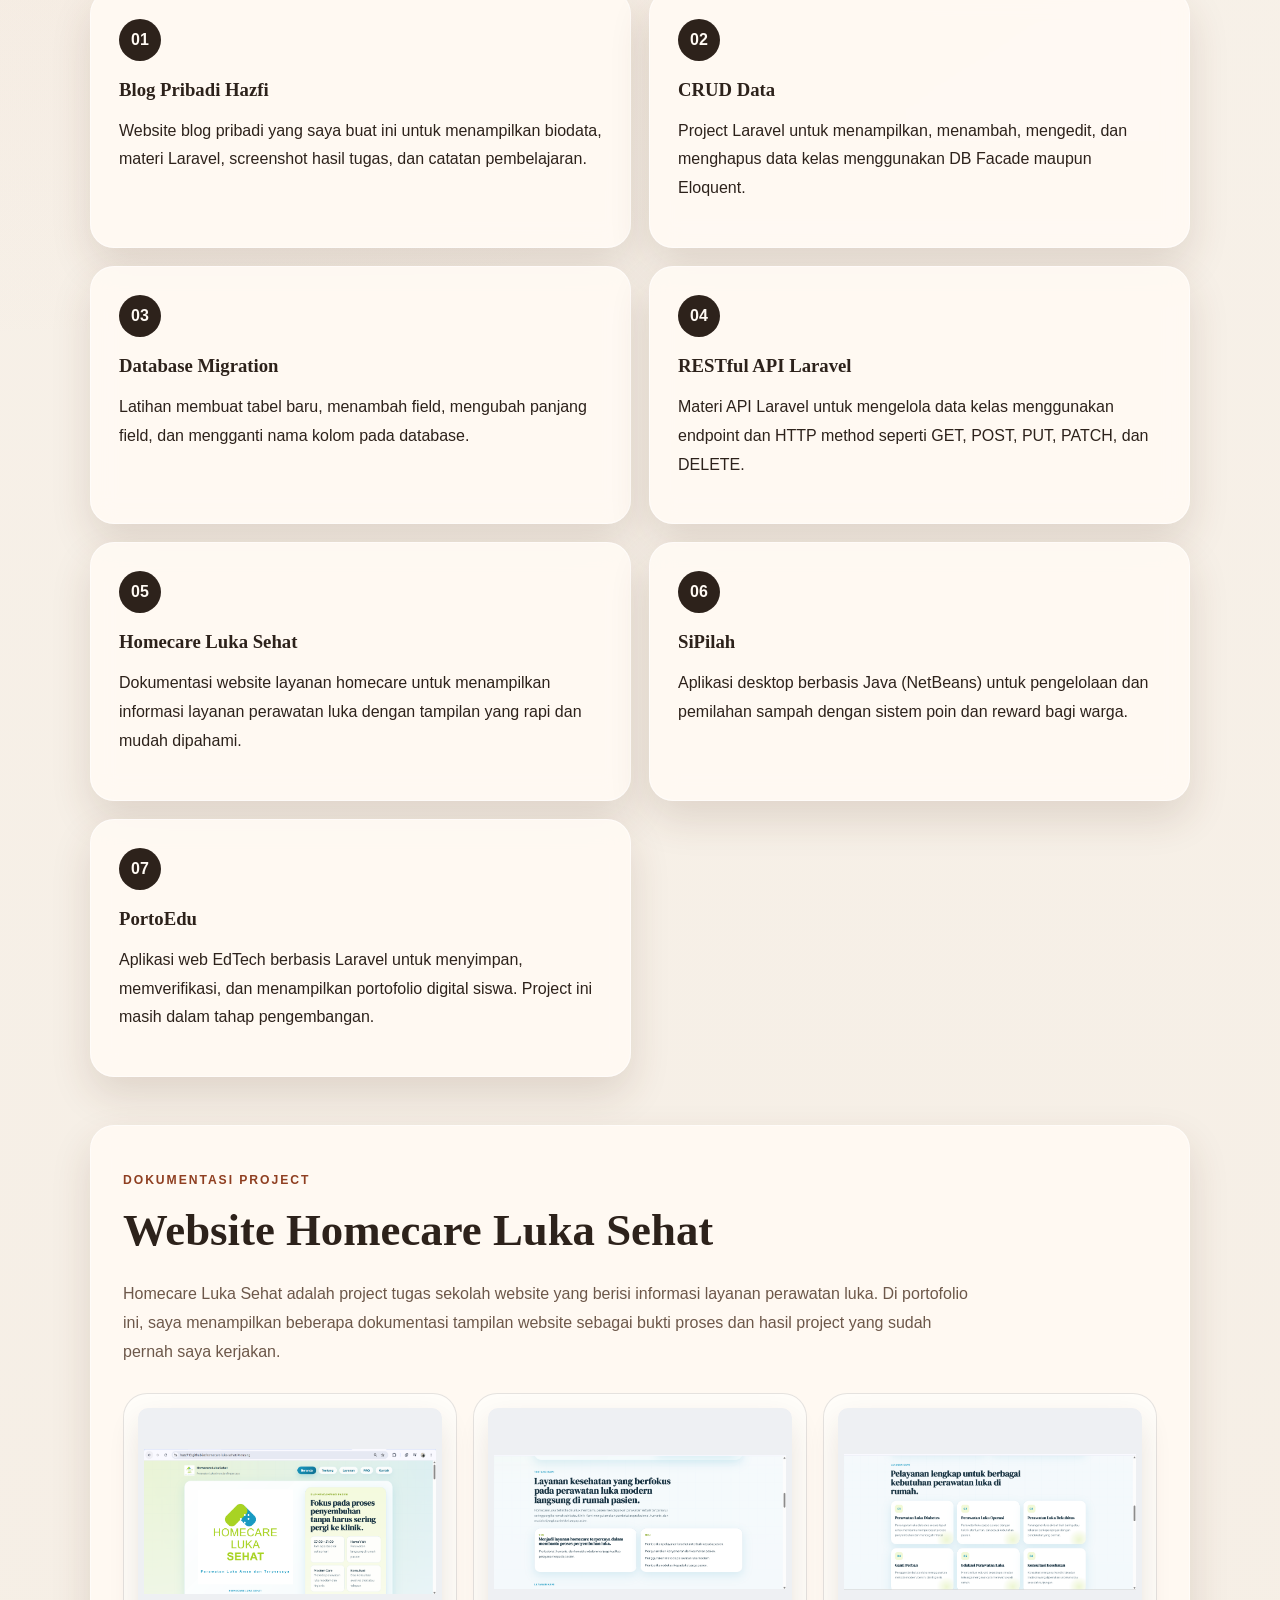
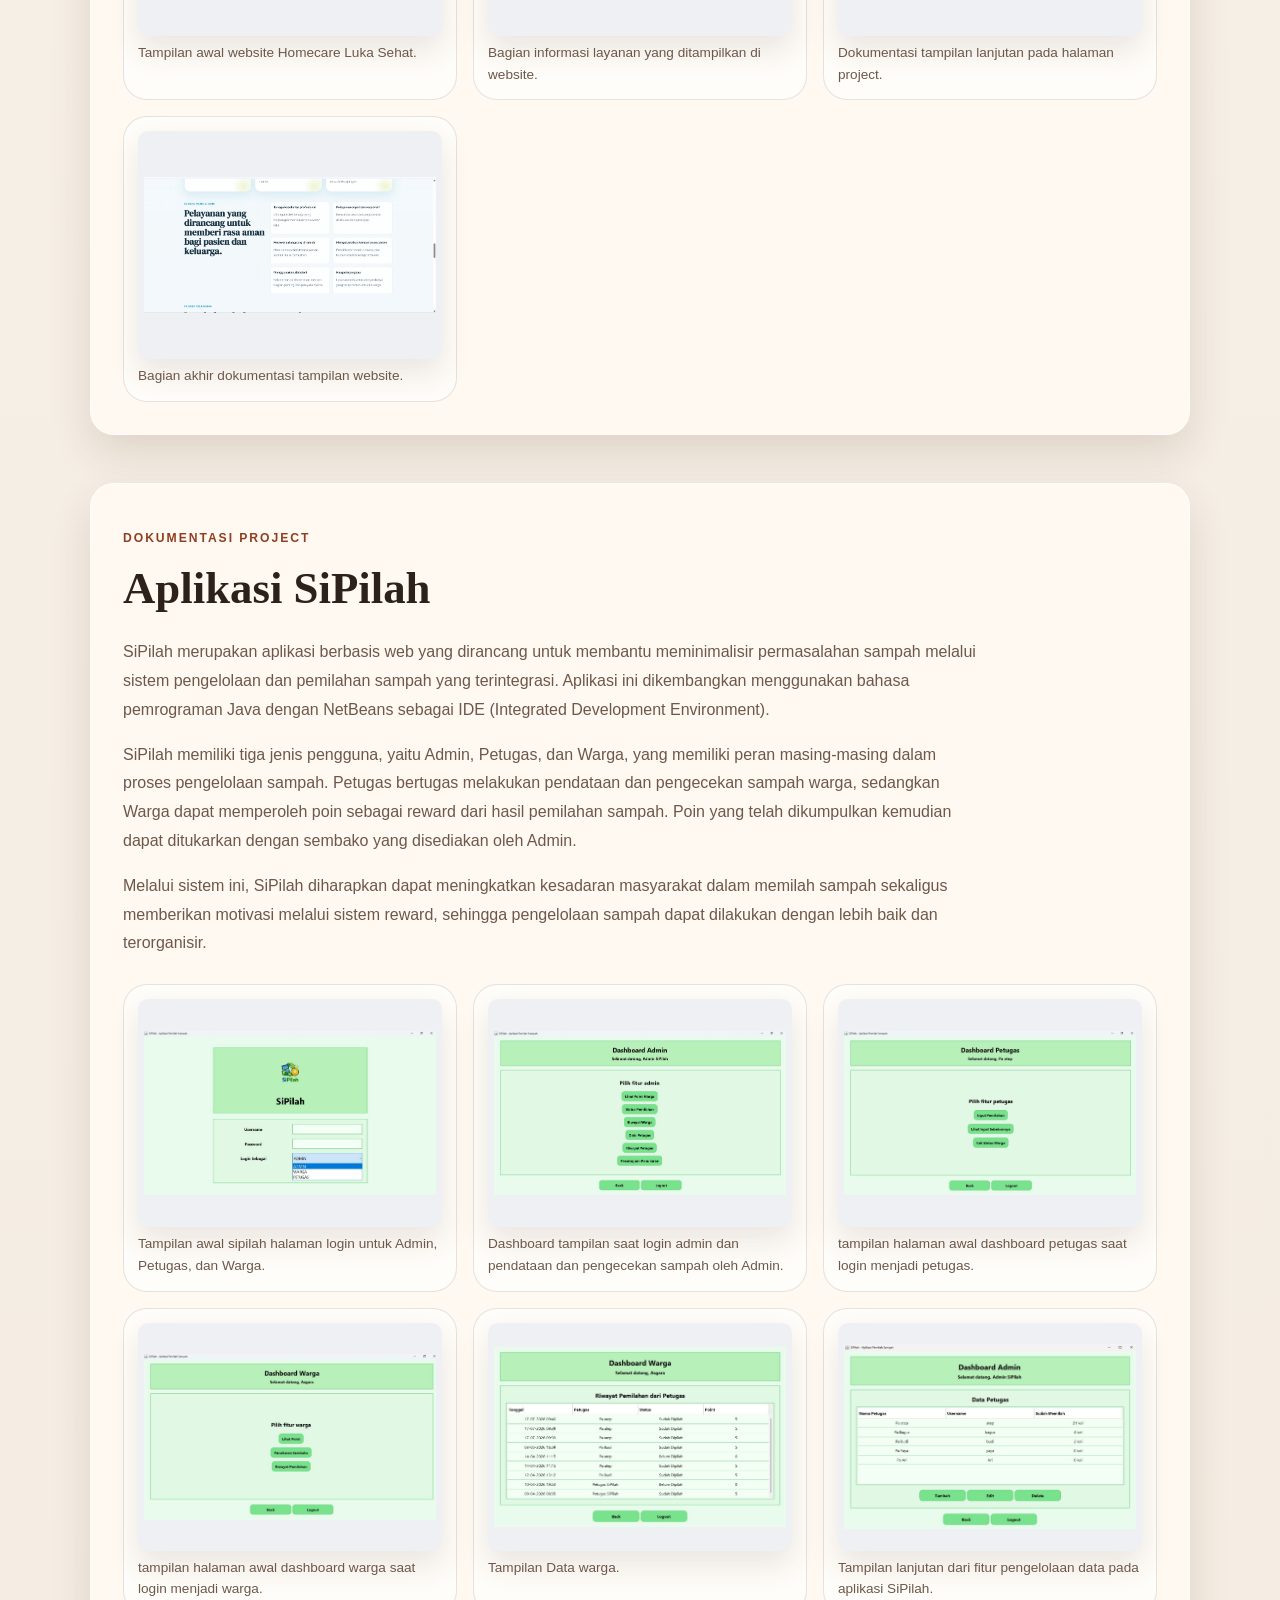
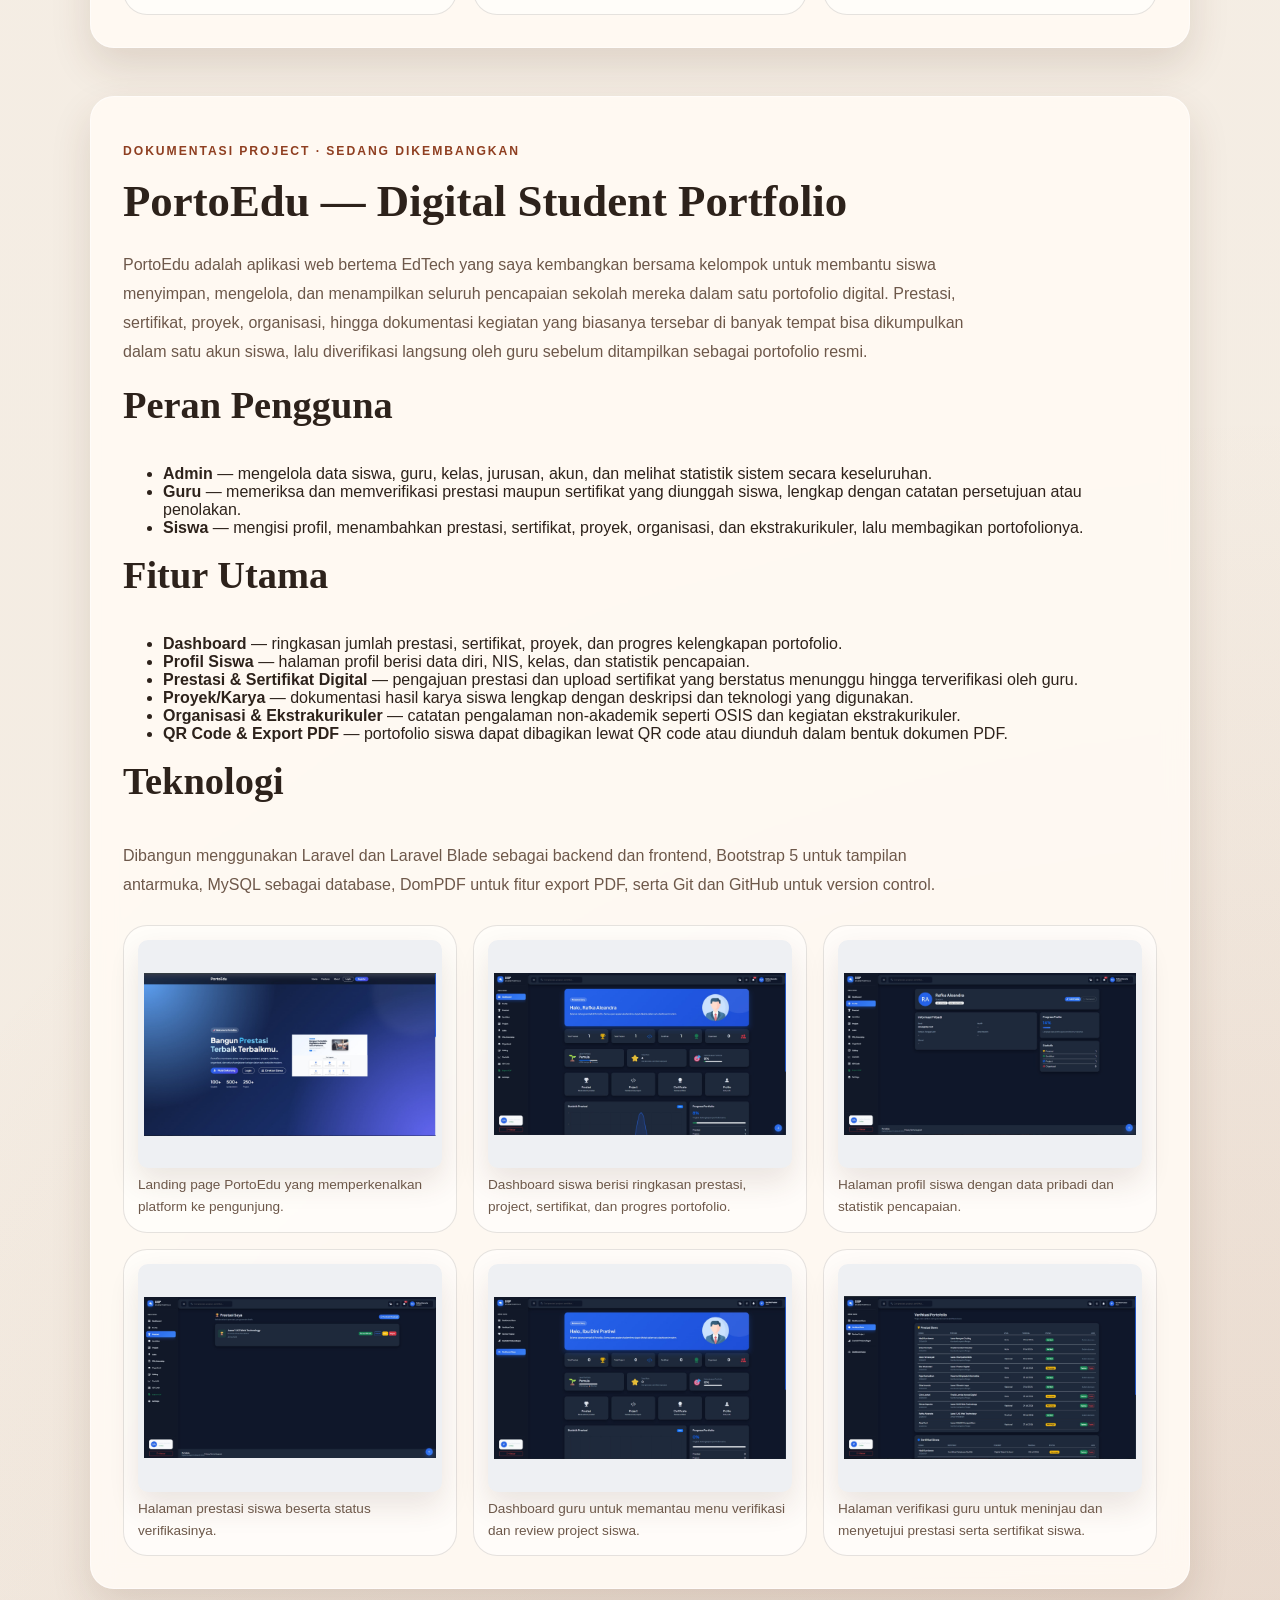
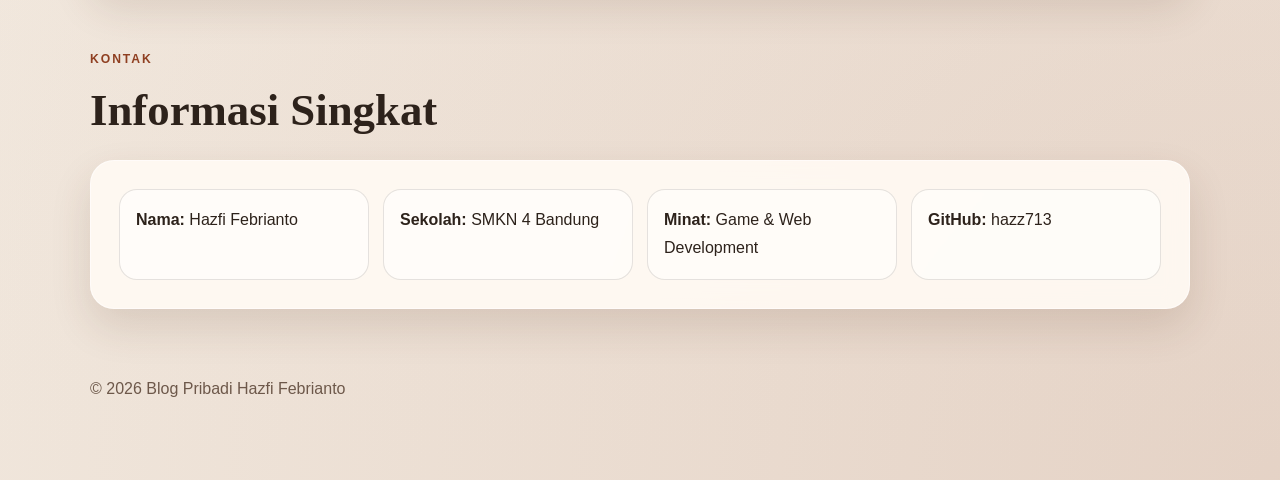
<file: portfolio.html>
<!DOCTYPE html>
<html lang="id">
<head>
  <meta charset="UTF-8">
  <meta name="viewport" content="width=device-width, initial-scale=1.0">
  <title>Portofolio | Blog Pribadi Hazfi Febrianto</title>
  <link rel="stylesheet" href="styles.css">
  <style>
    /* Galeri screenshot: grid 3 kolom, gambar dibuat kecil & seragam biar rapi */
    .portfolio-gallery {
      display: grid;
      grid-template-columns: repeat(3, 1fr);
      gap: 16px;
    }
    .portfolio-gallery figure {
      margin: 0;
    }
    .portfolio-gallery img {
      width: 100%;
      aspect-ratio: 4 / 3;
      object-fit: contain;
      background: #eef0f3;
      border-radius: 10px;
      display: block;
      padding: 6px;
      box-sizing: border-box;
    }
    .portfolio-gallery figcaption {
      margin-top: 6px;
      font-size: 0.85rem;
    }
    @media (max-width: 800px) {
      .portfolio-gallery {
        grid-template-columns: repeat(2, 1fr);
      }
    }
    @media (max-width: 480px) {
      .portfolio-gallery {
        grid-template-columns: 1fr;
      }
    }
  </style>
</head>
<body>
  <header class="subhero">
    <nav class="topbar">
      <span class="brand">Blog Pribadi</span>
            <div class="nav-menu">
        <a href="index.html" class="nav-link">Beranda</a>
        <a href="framework.html" class="nav-link">Framework</a>
        <a href="migration.html" class="nav-link">Migration</a>
        <a href="controller.html" class="nav-link">Controller</a>
        <a href="create-data.html" class="nav-link">Create Data</a>
        <a href="edit-delete.html" class="nav-link">Edit Delete</a>
        <a href="eloquent.html" class="nav-link">Eloquent</a>
        <a href="api.html" class="nav-link">API</a>
        <a href="portfolio.html" class="nav-link current">Portofolio</a>
      </div>
    </nav>

    <div class="page-head">
      <p class="eyebrow">Portofolio Pribadi</p>
      <h1>Portofolio Hazfi Febrianto</h1>
      <p class="lead">
        Halaman ini berisi ringkasan tentang diri saya, kemampuan yang sedang saya pelajari,
        dan beberapa project yang sudah saya dokumentasikan selama belajar web development.
      </p>
    </div>
  </header>

  <main>
    <section class="section">
      <article class="post-card portfolio-hero-card">
        <div>
          <p class="article-kicker">Tentang Saya</p>
          <h2>Pelajar RPL yang sedang membangun jejak belajar</h2>
          <p>
            Perkenalkan, nama saya Hazfi Febrianto. Saya adalah siswa XI RPL 2 di SMKN 4 Bandung
            yang sedang belajar membuat website, memahami Laravel, mengelola database, dan
            mendokumentasikan tugas dengan rapi lewat blog pribadi ini.
          </p>
        </div>

        <div class="portfolio-side">
          <img src="assets/hazfi-curug.jpeg" alt="Foto Hazfi Febrianto" class="portfolio-photo">
          <div class="portfolio-stats">
            <div>
              <strong>XI RPL 2</strong>
              <span>Kelas</span>
            </div>
            
            <div>
              <strong>Web Developer</strong>
              <span>Bidang Minat</span>
            </div>
          </div>
        </div>
      </article>
    </section>

    <section class="section">
      <div class="section-heading">
        <p class="section-label">Skill</p>
        <h2>Keahlian yang Sedang Dipelajari</h2>
      </div>

      <div class="skill-grid">
        <article class="card skill-card">
          <h3>Frontend Dasar</h3>
          <p>Membuat tampilan website menggunakan HTML, CSS, layout responsive, dan sedikit JavaScript.</p>
        </article>
        <article class="card skill-card">
          <h3>Laravel</h3>
          <p>Memahami route, controller, view, migration, Facade DB, Eloquent, dan proses CRUD.</p>
        </article>
        <article class="card skill-card">
          <h3>Database</h3>
          <p>Membuat struktur tabel, membaca data di phpMyAdmin, dan menghubungkan data ke aplikasi.</p>
        </article>
        <article class="card skill-card">
          <h3>Dokumentasi</h3>
          <p>Menyusun hasil tugas ke dalam blog supaya alurnya jelas dan mudah dibaca orang lain.</p>
        </article>
      </div>
    </section>

    <section class="section">
      <div class="section-heading">
        <p class="section-label">Project</p>
        <h2>Project yang Pernah Dikerjakan</h2>
      </div>

      <div class="project-grid">
        <article class="card project-card">
          <span>01</span>
          <h3>Blog Pribadi Hazfi</h3>
          <p>
            Website blog pribadi yang saya buat ini untuk menampilkan biodata, materi Laravel, screenshot hasil tugas,
            dan catatan pembelajaran.
          </p>
        </article>
        <article class="card project-card">
          <span>02</span>
          <h3>CRUD Data </h3>
          <p>
            Project Laravel untuk menampilkan, menambah, mengedit, dan menghapus data kelas
            menggunakan DB Facade maupun Eloquent.
          </p>
        </article>
        <article class="card project-card">
          <span>03</span>
          <h3>Database Migration</h3>
          <p>
            Latihan membuat tabel baru, menambah field, mengubah panjang field, dan mengganti nama
            kolom pada database.
          </p>
        </article>
        <article class="card project-card">
          <span>04</span>
          <h3>RESTful API Laravel</h3>
          <p>
            Materi API Laravel untuk mengelola data kelas menggunakan endpoint dan HTTP method
            seperti GET, POST, PUT, PATCH, dan DELETE.
          </p>
        </article>
        <article class="card project-card">
          <span>05</span>
          <h3>Homecare Luka Sehat</h3>
          <p>
            Dokumentasi website layanan homecare untuk menampilkan informasi layanan perawatan luka
            dengan tampilan yang rapi dan mudah dipahami.
          </p>
        </article>
        <article class="card project-card">
          <span>06</span>
          <h3>SiPilah</h3>
          <p>
            Aplikasi desktop berbasis Java (NetBeans) untuk pengelolaan dan pemilahan sampah
            dengan sistem poin dan reward bagi warga.
          </p>
        </article>
        <article class="card project-card">
          <span>07</span>
          <h3>PortoEdu</h3>
          <p>
            Aplikasi web EdTech berbasis Laravel untuk menyimpan, memverifikasi, dan menampilkan
            portofolio digital siswa. Project ini masih dalam tahap pengembangan.
          </p>
        </article>
      </div>
    </section>

    <section class="section">
      <article class="post-card featured-project">
        <div class="section-heading">
          <p class="section-label">Dokumentasi Project</p>
          <h2>Website Homecare Luka Sehat</h2>
        </div>

        <p>
          Homecare Luka Sehat adalah project tugas sekolah website yang berisi informasi layanan perawatan luka.
          Di portofolio ini, saya menampilkan beberapa dokumentasi tampilan website sebagai bukti
          proses dan hasil project yang sudah pernah saya kerjakan.
        </p>

        <div class="portfolio-gallery">
          <figure>
            <img src="assets/projek-homecare%20(1).png" alt="Dokumentasi tampilan pertama website Homecare Luka Sehat">
            <figcaption>Tampilan awal website Homecare Luka Sehat.</figcaption>
          </figure>
          <figure>
            <img src="assets/projek-homecare%20(2).png" alt="Dokumentasi tampilan kedua website Homecare Luka Sehat">
            <figcaption>Bagian informasi layanan yang ditampilkan di website.</figcaption>
          </figure>
          <figure>
            <img src="assets/projek-homecare%20(3).png" alt="Dokumentasi tampilan ketiga website Homecare Luka Sehat">
            <figcaption>Dokumentasi tampilan lanjutan pada halaman project.</figcaption>
          </figure>
          <figure>
            <img src="assets/projek-homecare%20(4).png" alt="Dokumentasi tampilan keempat website Homecare Luka Sehat">
            <figcaption>Bagian akhir dokumentasi tampilan website.</figcaption>
          </figure>
        </div>
      </article>
    </section>

    <section class="section">
      <article class="post-card featured-project">
        <div class="section-heading">
          <p class="section-label">Dokumentasi Project</p>
          <h2>Aplikasi SiPilah</h2>
        </div>

        <p>
          SiPilah merupakan aplikasi berbasis web yang dirancang untuk membantu meminimalisir
          permasalahan sampah melalui sistem pengelolaan dan pemilahan sampah yang terintegrasi.
          Aplikasi ini dikembangkan menggunakan bahasa pemrograman Java dengan NetBeans sebagai
          IDE (Integrated Development Environment).
        </p>
        <p>
          SiPilah memiliki tiga jenis pengguna, yaitu Admin, Petugas, dan Warga, yang memiliki
          peran masing-masing dalam proses pengelolaan sampah. Petugas bertugas melakukan
          pendataan dan pengecekan sampah warga, sedangkan Warga dapat memperoleh poin sebagai
          reward dari hasil pemilahan sampah. Poin yang telah dikumpulkan kemudian dapat
          ditukarkan dengan sembako yang disediakan oleh Admin.
        </p>
        <p>
          Melalui sistem ini, SiPilah diharapkan dapat meningkatkan kesadaran masyarakat dalam
          memilah sampah sekaligus memberikan motivasi melalui sistem reward, sehingga
          pengelolaan sampah dapat dilakukan dengan lebih baik dan terorganisir.
        </p>

        <div class="portfolio-gallery">
          <figure>
            <img src="assets/projek-sipilah (2).jpeg" alt="Dokumentasi tampilan kedua aplikasi SiPilah">
            <figcaption>Tampilan awal sipilah halaman login untuk Admin, Petugas, dan Warga.</figcaption>
          </figure>
          <figure>
            <img src="assets/projek-sipilah (3).jpeg" alt="Dokumentasi tampilan ketiga aplikasi SiPilah">
            <figcaption>Dashboard tampilan saat login admin dan pendataan dan pengecekan sampah oleh Admin.</figcaption>
          </figure>
          <figure>
            <img src="assets/projek-sipilah (4).jpeg" alt="Dokumentasi tampilan keempat aplikasi SiPilah">
            <figcaption>tampilan halaman awal dashboard petugas saat login menjadi petugas.</figcaption>
          </figure>
          <figure>
            <img src="assets/projek-sipilah (5).jpeg" alt="Dokumentasi tampilan kelima aplikasi SiPilah">
            <figcaption>tampilan halaman awal dashboard warga saat login menjadi warga.</figcaption>
          </figure>
           <figure>
            <img src="assets/projek-sipilah (1).jpeg" alt="Dokumentasi tampilan pertama aplikasi SiPilah">
            <figcaption>Tampilan Data warga.</figcaption>
          </figure>
          <figure>
            <img src="assets/projek-sipilah (6).jpeg" alt="Dokumentasi tampilan keenam aplikasi SiPilah">
            <figcaption>Tampilan lanjutan dari fitur pengelolaan data pada aplikasi SiPilah.</figcaption>
          </figure>
        </div>
      </article>
    </section>

    <section class="section">
      <article class="post-card featured-project">
        <div class="section-heading">
          <p class="section-label">Dokumentasi Project · Sedang Dikembangkan</p>
          <h2>PortoEdu — Digital Student Portfolio</h2>
        </div>

        <p>
          PortoEdu adalah aplikasi web bertema EdTech yang saya kembangkan bersama kelompok
          untuk membantu siswa menyimpan, mengelola, dan menampilkan seluruh pencapaian
          sekolah mereka dalam satu portofolio digital. Prestasi, sertifikat, proyek,
          organisasi, hingga dokumentasi kegiatan yang biasanya tersebar di banyak tempat
          bisa dikumpulkan dalam satu akun siswa, lalu diverifikasi langsung oleh guru
          sebelum ditampilkan sebagai portofolio resmi.
        </p>

        <h3>Peran Pengguna</h3>
        <ul class="feature-list">
          <li><strong>Admin</strong> — mengelola data siswa, guru, kelas, jurusan, akun, dan melihat statistik sistem secara keseluruhan.</li>
          <li><strong>Guru</strong> — memeriksa dan memverifikasi prestasi maupun sertifikat yang diunggah siswa, lengkap dengan catatan persetujuan atau penolakan.</li>
          <li><strong>Siswa</strong> — mengisi profil, menambahkan prestasi, sertifikat, proyek, organisasi, dan ekstrakurikuler, lalu membagikan portofolionya.</li>
        </ul>

        <h3>Fitur Utama</h3>
        <ul class="feature-list">
          <li><strong>Dashboard</strong> — ringkasan jumlah prestasi, sertifikat, proyek, dan progres kelengkapan portofolio.</li>
          <li><strong>Profil Siswa</strong> — halaman profil berisi data diri, NIS, kelas, dan statistik pencapaian.</li>
          <li><strong>Prestasi &amp; Sertifikat Digital</strong> — pengajuan prestasi dan upload sertifikat yang berstatus menunggu hingga terverifikasi oleh guru.</li>
          <li><strong>Proyek/Karya</strong> — dokumentasi hasil karya siswa lengkap dengan deskripsi dan teknologi yang digunakan.</li>
          <li><strong>Organisasi &amp; Ekstrakurikuler</strong> — catatan pengalaman non-akademik seperti OSIS dan kegiatan ekstrakurikuler.</li>
          <li><strong>QR Code &amp; Export PDF</strong> — portofolio siswa dapat dibagikan lewat QR code atau diunduh dalam bentuk dokumen PDF.</li>
        </ul>

        <h3>Teknologi</h3>
        <p>
          Dibangun menggunakan Laravel dan Laravel Blade sebagai backend dan frontend,
          Bootstrap 5 untuk tampilan antarmuka, MySQL sebagai database, DomPDF untuk fitur
          export PDF, serta Git dan GitHub untuk version control.
        </p>

        <div class="portfolio-gallery">
          <figure>
            <img src="assets/projek-portoedu (1).jpeg" alt="Landing page PortoEdu">
            <figcaption>Landing page PortoEdu yang memperkenalkan platform ke pengunjung.</figcaption>
          </figure>
          <figure>
            <img src="assets/projek-portoedu (2).jpeg" alt="Dashboard siswa PortoEdu">
            <figcaption>Dashboard siswa berisi ringkasan prestasi, project, sertifikat, dan progres portofolio.</figcaption>
          </figure>
          <figure>
            <img src="assets/projek-portoedu (4).jpeg" alt="Halaman profil siswa PortoEdu">
            <figcaption>Halaman profil siswa dengan data pribadi dan statistik pencapaian.</figcaption>
          </figure>
          <figure>
            <img src="assets/projek-portoedu (5).jpeg" alt="Halaman prestasi siswa PortoEdu">
            <figcaption>Halaman prestasi siswa beserta status verifikasinya.</figcaption>
          </figure>
          <figure>
            <img src="assets/projek-portoedu (6).jpeg" alt="Dashboard guru PortoEdu">
            <figcaption>Dashboard guru untuk memantau menu verifikasi dan review project siswa.</figcaption>
          </figure>
          <figure>
            <img src="assets/projek-portoedu (3).jpeg" alt="Halaman verifikasi portofolio oleh guru PortoEdu">
            <figcaption>Halaman verifikasi guru untuk meninjau dan menyetujui prestasi serta sertifikat siswa.</figcaption>
          </figure>
        </div>
      </article>
    </section>

    <section class="section">
      <div class="section-heading">
        <p class="section-label">Kontak</p>
        <h2>Informasi Singkat</h2>
      </div>

      <div class="closing-box contact-strip">
        <p><strong>Nama:</strong> Hazfi Febrianto</p>
        <p><strong>Sekolah:</strong> SMKN 4 Bandung</p>
        <p><strong>Minat:</strong> Game &amp; Web Development</p>
        <p><strong>GitHub:</strong> hazz713</p>
      </div>
    </section>
  </main>

  <footer class="footer">
    <p>&copy; 2026 Blog Pribadi Hazfi Febrianto</p>
  </footer>

  <script src="script.js"></script>
</body>
</html>
</file>
<file: styles.css>
:root {
  --bg: #f5efe6;
  --bg-soft: #fffaf4;
  --card: rgba(255, 250, 244, 0.92);
  --text: #2d221b;
  --muted: #6d584a;
  --accent: #b85c38;
  --accent-dark: #8f3f21;
  --line: rgba(45, 34, 27, 0.12);
  --shadow: 0 18px 40px rgba(82, 50, 31, 0.14);
  --radius: 24px;
}

* {
  box-sizing: border-box;
}

html {
  scroll-behavior: smooth;
}

body {
  margin: 0;
  font-family: "Trebuchet MS", "Segoe UI", sans-serif;
  color: var(--text);
  background:
    radial-gradient(circle at top left, rgba(184, 92, 56, 0.14), transparent 28%),
    radial-gradient(circle at bottom right, rgba(143, 63, 33, 0.14), transparent 24%),
    linear-gradient(180deg, #f8f2ea 0%, #f3ebe1 100%);
}

h1,
h2,
h3 {
  font-family: "Palatino Linotype", Georgia, serif;
  margin-top: 0;
}

p {
  line-height: 1.8;
}

a {
  color: inherit;
  text-decoration: none;
}

.hero {
  min-height: 100vh;
  padding: 28px 24px 48px;
  display: flex;
  flex-direction: column;
  justify-content: space-between;
}

.topbar,
.hero-content,
.section,
.footer {
  width: min(1100px, calc(100% - 8px));
  margin: 0 auto;
}

.topbar {
  display: flex;
  justify-content: space-between;
  align-items: center;
  gap: 16px;
}

.nav-menu {
  display: flex;
  flex-wrap: wrap;
  gap: 18px;
}

.brand {
  padding: 10px 16px;
  border: 1px solid var(--line);
  border-radius: 999px;
  background: rgba(255, 255, 255, 0.55);
  backdrop-filter: blur(10px);
  font-weight: 700;
}

.nav-link {
  color: var(--accent-dark);
  font-weight: 700;
}

.nav-link.current {
  text-decoration: underline;
  text-underline-offset: 6px;
}

.hero-content {
  padding: 72px 0 32px;
  display: grid;
  grid-template-columns: minmax(0, 1.05fr) minmax(320px, 0.95fr);
  align-items: center;
  gap: 34px;
}

.subhero {
  padding: 28px 24px 8px;
}

.page-head,
.subhero .topbar {
  width: min(1100px, calc(100% - 8px));
  margin: 0 auto;
}

.page-head {
  padding: 56px 0 10px;
}

.hero-copy {
  max-width: 760px;
}

.eyebrow,
.section-label,
.post-meta span {
  text-transform: uppercase;
  letter-spacing: 0.16em;
  font-size: 0.76rem;
  font-weight: 800;
  color: var(--accent-dark);
}

.hero h1 {
  font-size: clamp(3rem, 7vw, 5.4rem);
  line-height: 0.98;
  margin-bottom: 20px;
  max-width: 720px;
}

.lead {
  font-size: 1.08rem;
  color: var(--muted);
}

.hero-photo-card {
  position: relative;
  padding: 16px;
  border-radius: 32px;
  background: rgba(255, 250, 244, 0.66);
  border: 1px solid rgba(255, 255, 255, 0.6);
  box-shadow: var(--shadow);
  backdrop-filter: blur(14px);
}

.hero-photo {
  display: block;
  width: 100%;
  height: min(72vh, 640px);
  object-fit: cover;
  object-position: center 28%;
  border-radius: 24px;
}

.photo-caption {
  position: absolute;
  left: 30px;
  right: 30px;
  bottom: 28px;
  padding: 16px 18px;
  border-radius: 20px;
  background: linear-gradient(180deg, rgba(45, 34, 27, 0.12), rgba(45, 34, 27, 0.72));
  color: #fffaf4;
}

.photo-caption span {
  display: block;
  margin-bottom: 6px;
  font-weight: 800;
  letter-spacing: 0.06em;
  text-transform: uppercase;
  font-size: 0.82rem;
}

.photo-caption p {
  margin: 0;
  line-height: 1.5;
}

.hero-actions {
  display: flex;
  flex-wrap: wrap;
  gap: 14px;
  margin-top: 28px;
}

.button {
  display: inline-flex;
  align-items: center;
  justify-content: center;
  min-width: 150px;
  padding: 14px 20px;
  border-radius: 999px;
  font-weight: 700;
  transition: transform 0.25s ease, box-shadow 0.25s ease, background 0.25s ease;
}

.button.primary {
  background: var(--accent);
  color: #fff8f3;
  box-shadow: var(--shadow);
}

.button.secondary {
  border: 1px solid var(--line);
  background: rgba(255, 255, 255, 0.62);
}

.button:hover,
.inline-link:hover {
  transform: translateY(-2px);
}

.section {
  padding: 38px 0 10px;
}

.section-heading {
  margin-bottom: 24px;
}

.section-heading h2 {
  font-size: clamp(2rem, 3.5vw, 3rem);
  margin-bottom: 0;
}

.profile-grid,
.highlight-grid {
  display: grid;
  grid-template-columns: repeat(2, minmax(0, 1fr));
  gap: 22px;
}

.highlight-grid {
  grid-template-columns: repeat(3, minmax(0, 1fr));
}

.page-grid {
  display: grid;
  grid-template-columns: repeat(3, minmax(0, 1fr));
  gap: 22px;
}

.page-card {
  display: flex;
  flex-direction: column;
  justify-content: space-between;
}

.card,
.post-card,
.closing-box {
  background: var(--card);
  border: 1px solid rgba(255, 255, 255, 0.55);
  border-radius: var(--radius);
  box-shadow: var(--shadow);
  backdrop-filter: blur(12px);
}

.card,
.closing-box {
  padding: 28px;
}

.post-card {
  padding: 32px;
}

.article-blocks {
  display: grid;
  gap: 18px;
  margin-top: 28px;
}

.article-block {
  padding: 22px 24px;
  border-radius: 22px;
  background: rgba(255, 255, 255, 0.45);
  border: 1px solid var(--line);
}

.article-kicker {
  margin: 0 0 10px;
  text-transform: uppercase;
  letter-spacing: 0.16em;
  font-size: 0.74rem;
  font-weight: 800;
  color: var(--accent-dark);
}

.article-block h4 {
  margin-bottom: 12px;
  font-size: 1.45rem;
}

.article-list {
  margin: 0 0 16px;
  padding-left: 20px;
  line-height: 1.8;
}

.article-figure {
  margin: 24px 0 0;
}

.article-image {
  display: block;
  width: 100%;
  border-radius: 20px;
  border: 1px solid var(--line);
  box-shadow: 0 14px 34px rgba(82, 50, 31, 0.12);
}

.article-image-crop {
  height: 250px;
  object-fit: cover;
  object-position: top;
}

.article-figure figcaption {
  margin-top: 12px;
  color: var(--muted);
  line-height: 1.7;
}

.code-example {
  margin: 18px 0;
  padding: 18px 20px;
  border-radius: 20px;
  background: #2d221b;
  color: #fffaf4;
  box-shadow: 0 12px 28px rgba(45, 34, 27, 0.18);
}

.code-title {
  margin: 0 0 12px;
  font-weight: 700;
  color: #f3c9a9;
}

.code-example pre {
  margin: 0;
  overflow-x: auto;
}

.code-example code {
  font-family: Consolas, "Courier New", monospace;
  font-size: 0.95rem;
  line-height: 1.7;
}

.biodata-list {
  list-style: none;
  padding: 0;
  margin: 0;
}

.biodata-list li {
  display: flex;
  justify-content: space-between;
  gap: 20px;
  padding: 14px 0;
  border-bottom: 1px solid var(--line);
}

.biodata-list li:last-child {
  border-bottom: 0;
}

.biodata-list span {
  color: var(--muted);
}

.note {
  margin-top: 16px;
  color: var(--muted);
  font-size: 0.95rem;
}

.post-meta {
  display: flex;
  justify-content: space-between;
  gap: 16px;
  margin-bottom: 18px;
}

.post-card h3 {
  font-size: clamp(1.6rem, 3vw, 2.4rem);
}

.inline-link {
  display: inline-block;
  margin-top: 10px;
  color: var(--accent-dark);
  font-weight: 700;
}

.portfolio-hero-card {
  display: grid;
  grid-template-columns: 1.4fr 0.8fr;
  gap: 28px;
  align-items: center;
}

.portfolio-hero-card h2 {
  font-size: clamp(2rem, 4vw, 3.2rem);
  margin-bottom: 14px;
}

.portfolio-stats {
  display: grid;
  gap: 14px;
}

.portfolio-side {
  display: grid;
  gap: 16px;
}

.portfolio-photo {
  width: 100%;
  height: 260px;
  object-fit: cover;
  object-position: center 24%;
  border-radius: 22px;
  border: 1px solid var(--line);
  box-shadow: 0 14px 34px rgba(82, 50, 31, 0.14);
}

.portfolio-stats div {
  padding: 18px;
  border-radius: 20px;
  background: rgba(184, 92, 56, 0.11);
  border: 1px solid var(--line);
}

.portfolio-stats strong,
.portfolio-stats span {
  display: block;
}

.portfolio-stats strong {
  font-size: 1.35rem;
  color: var(--accent-dark);
}

.portfolio-stats span {
  margin-top: 4px;
  color: var(--muted);
}

.skill-grid,
.project-grid {
  display: grid;
  grid-template-columns: repeat(2, minmax(0, 1fr));
  gap: 18px;
}

.skill-card h3,
.project-card h3 {
  margin-bottom: 10px;
}

.project-card span {
  display: inline-flex;
  width: 42px;
  height: 42px;
  align-items: center;
  justify-content: center;
  margin-bottom: 18px;
  border-radius: 50%;
  background: #2d221b;
  color: #fffaf4;
  font-weight: 800;
}

.featured-project {
  overflow: hidden;
}

.featured-project > p {
  max-width: 860px;
  color: var(--muted);
}

.portfolio-gallery {
  display: grid;
  gap: 22px;
  margin-top: 26px;
}

.portfolio-gallery figure {
  margin: 0;
  padding: 14px;
  border-radius: 24px;
  background: rgba(255, 255, 255, 0.56);
  border: 1px solid var(--line);
}

.portfolio-gallery img {
  display: block;
  width: 100%;
  max-height: 560px;
  object-fit: contain;
  border-radius: 18px;
  background: #fffaf4;
  box-shadow: 0 14px 30px rgba(82, 50, 31, 0.12);
}

.portfolio-gallery figcaption {
  margin-top: 12px;
  color: var(--muted);
  line-height: 1.6;
}

.contact-strip {
  display: grid;
  grid-template-columns: repeat(4, minmax(0, 1fr));
  gap: 14px;
}

.contact-strip p {
  margin: 0;
  padding: 16px;
  border-radius: 18px;
  background: rgba(255, 255, 255, 0.5);
  border: 1px solid var(--line);
}

.footer {
  padding: 40px 0 60px;
  color: var(--muted);
}

.reveal {
  opacity: 0;
  transform: translateY(26px);
  transition: opacity 0.7s ease, transform 0.7s ease;
}

.reveal.visible {
  opacity: 1;
  transform: translateY(0);
}

@media (max-width: 900px) {
  .hero-content,
  .profile-grid,
  .highlight-grid,
  .page-grid,
  .portfolio-hero-card,
  .contact-strip {
    grid-template-columns: 1fr;
  }

  .hero {
    min-height: auto;
  }

  .hero-content {
    padding-top: 56px;
  }

  .hero-photo {
    height: 520px;
  }
}

@media (max-width: 640px) {
  .hero,
  .section,
  .footer {
    width: min(1100px, calc(100% - 28px));
  }

  .topbar {
    width: min(1100px, calc(100% - 28px));
    flex-direction: column;
    align-items: flex-start;
  }

  .page-head {
    width: min(1100px, calc(100% - 28px));
  }

  .biodata-list li,
  .post-meta {
    flex-direction: column;
    align-items: flex-start;
  }

  .card,
  .post-card,
  .closing-box {
    padding: 22px;
  }

  .hero-photo-card {
    padding: 12px;
  }

  .hero-photo {
    height: 420px;
    object-position: center 24%;
  }

  .photo-caption {
    left: 22px;
    right: 22px;
    bottom: 22px;
    padding: 14px 16px;
  }

  .skill-grid,
  .project-grid {
    grid-template-columns: 1fr;
  }
}
</file>
